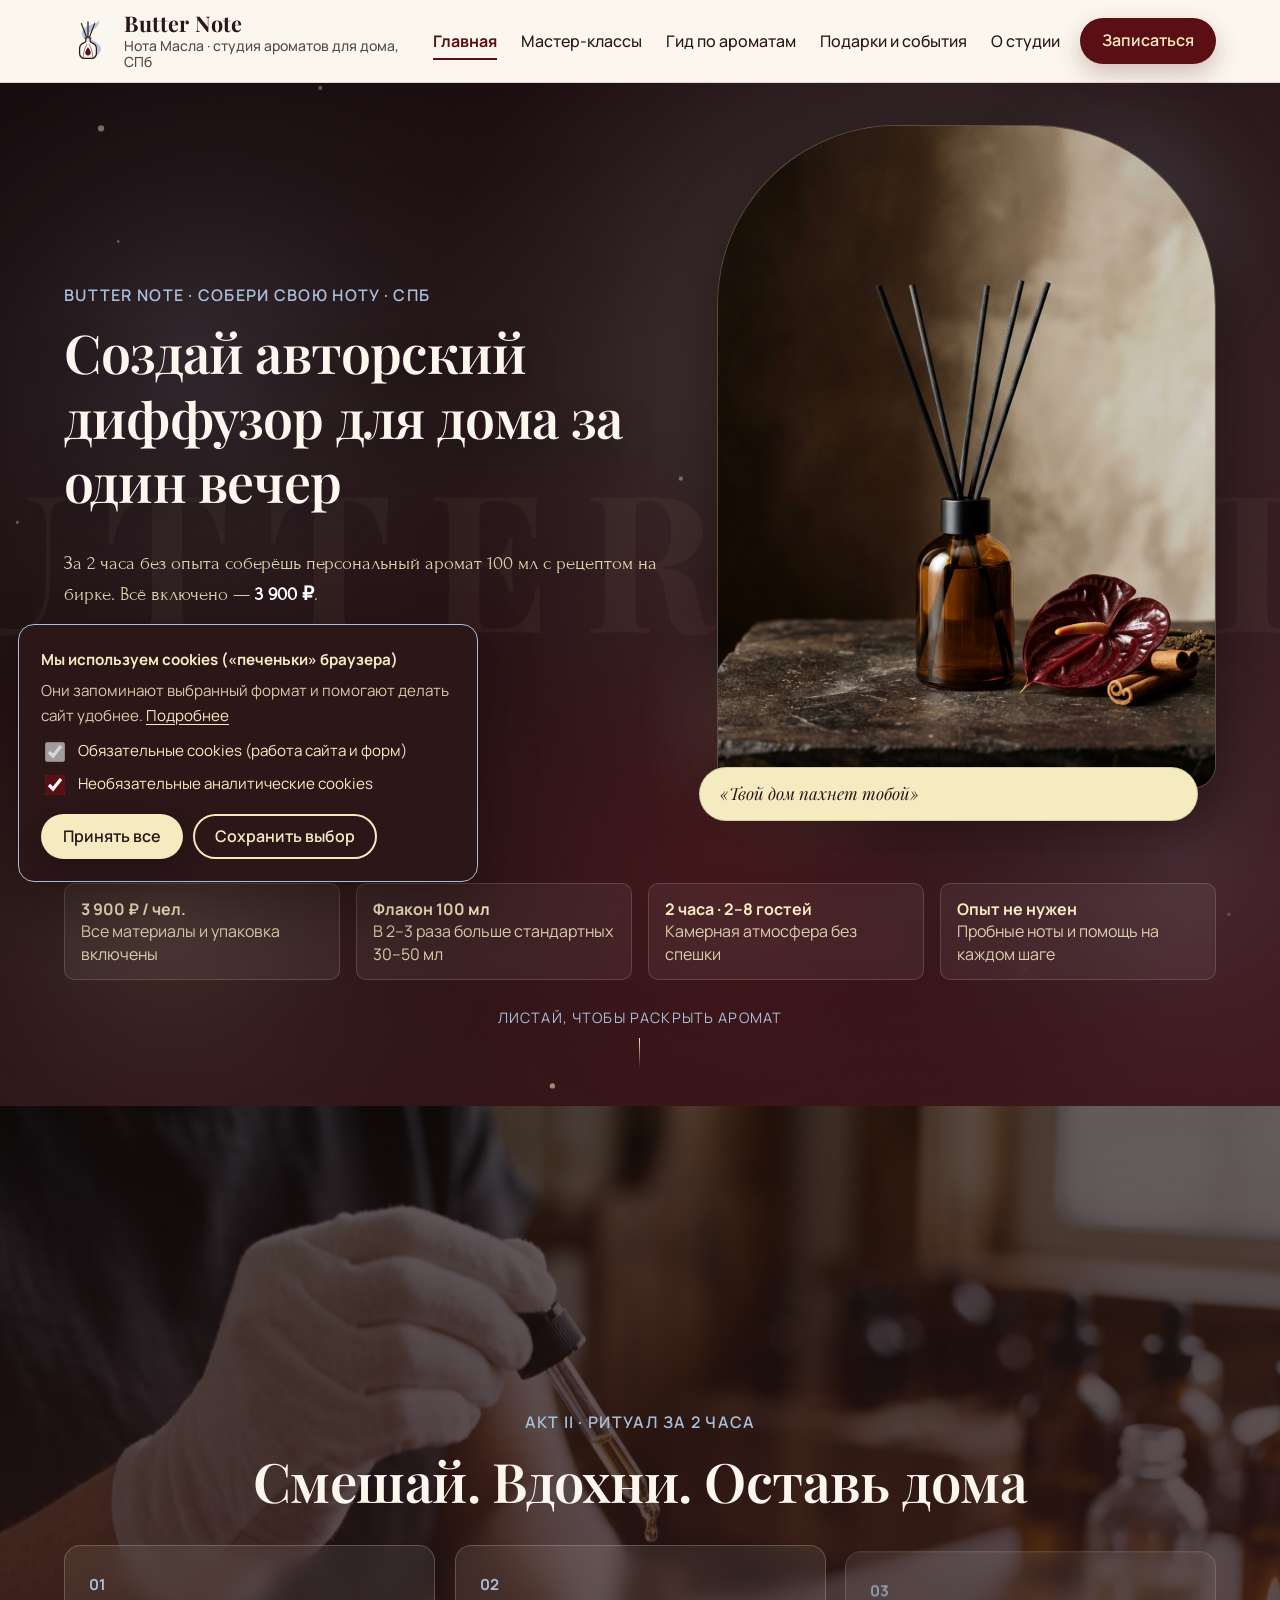
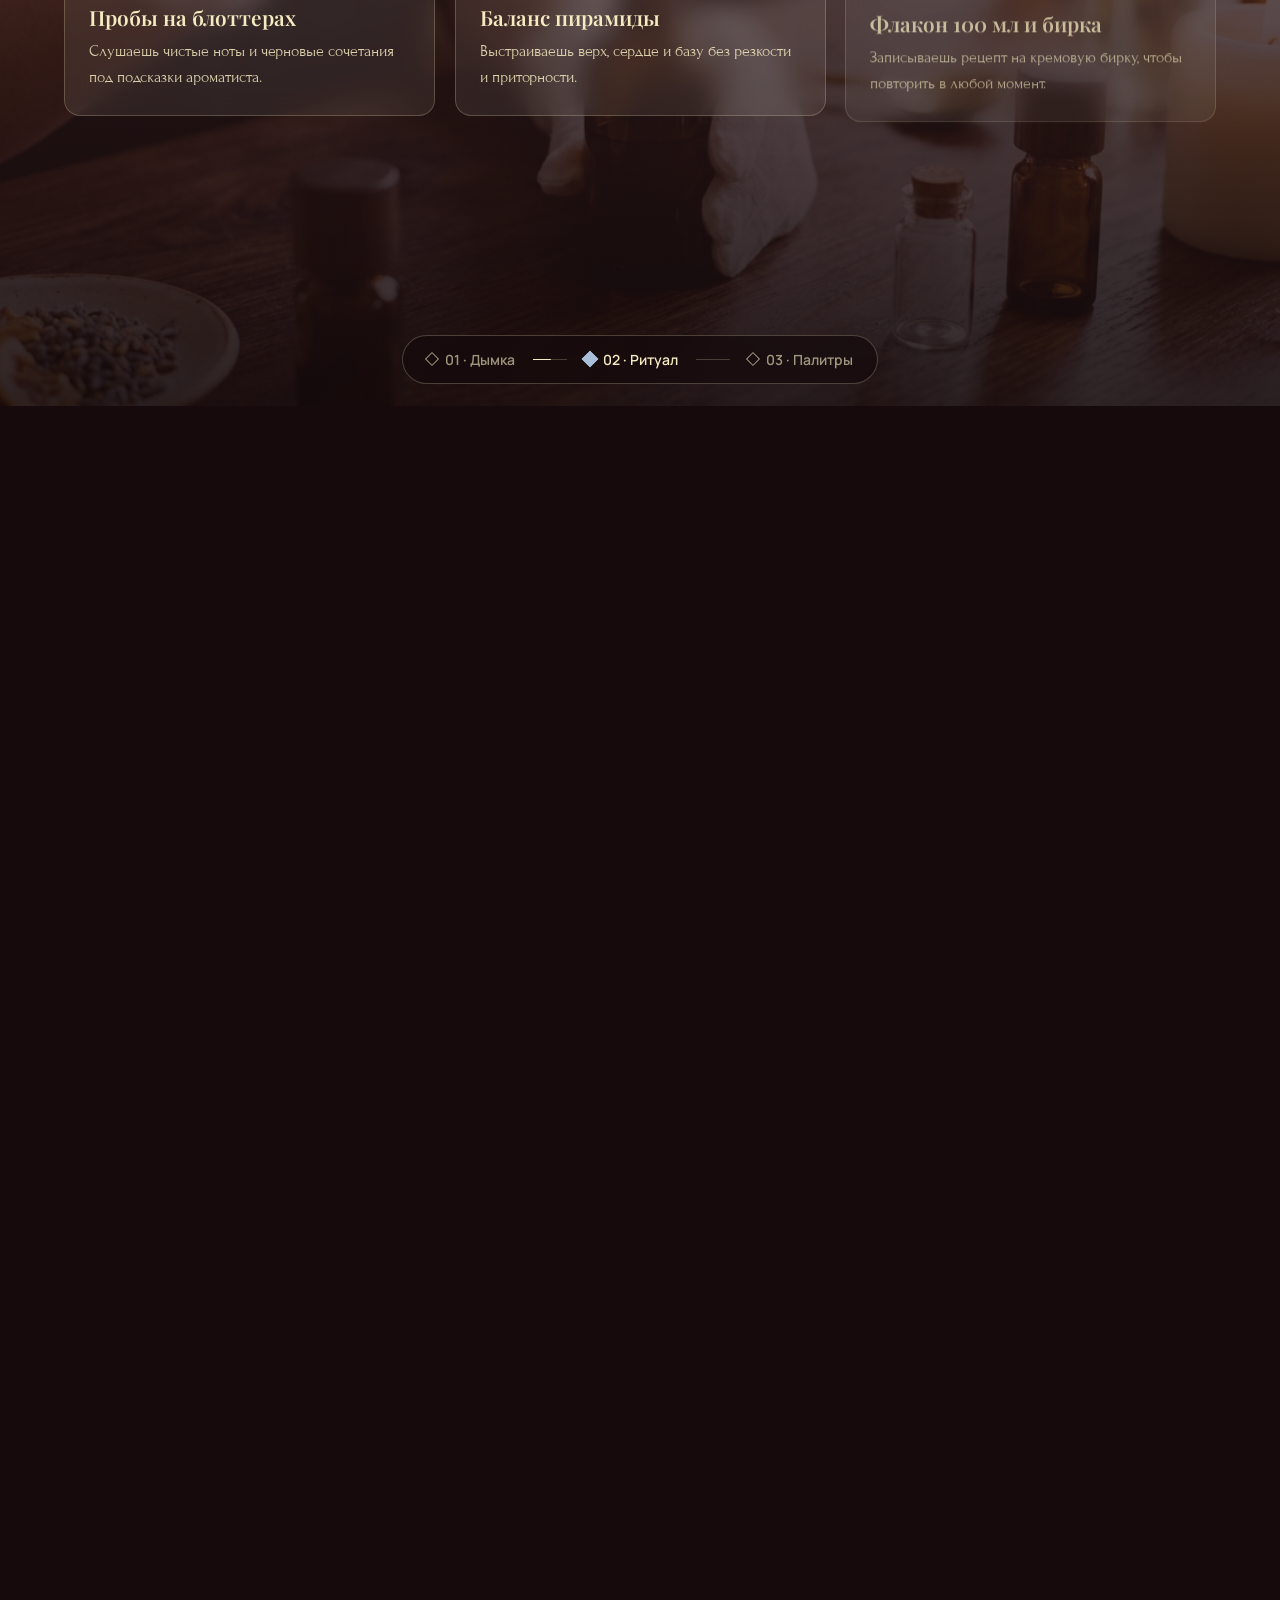
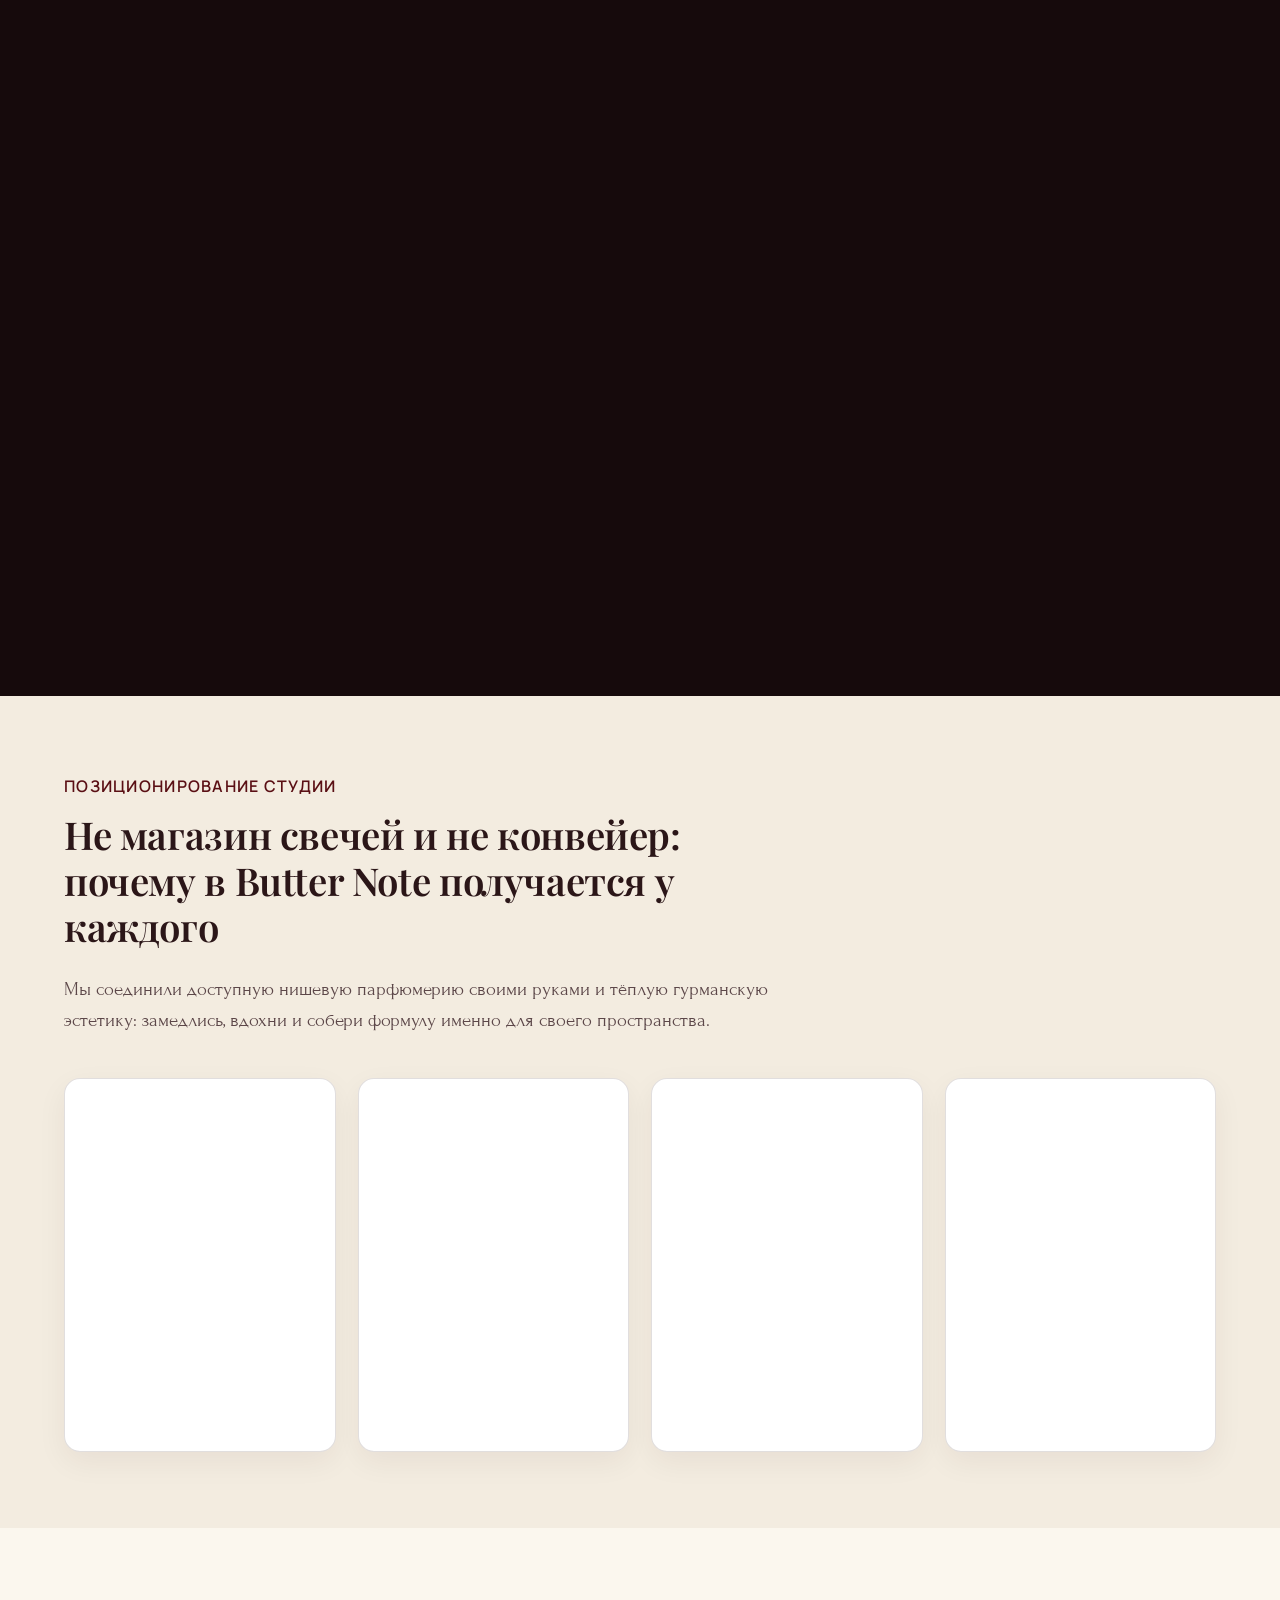
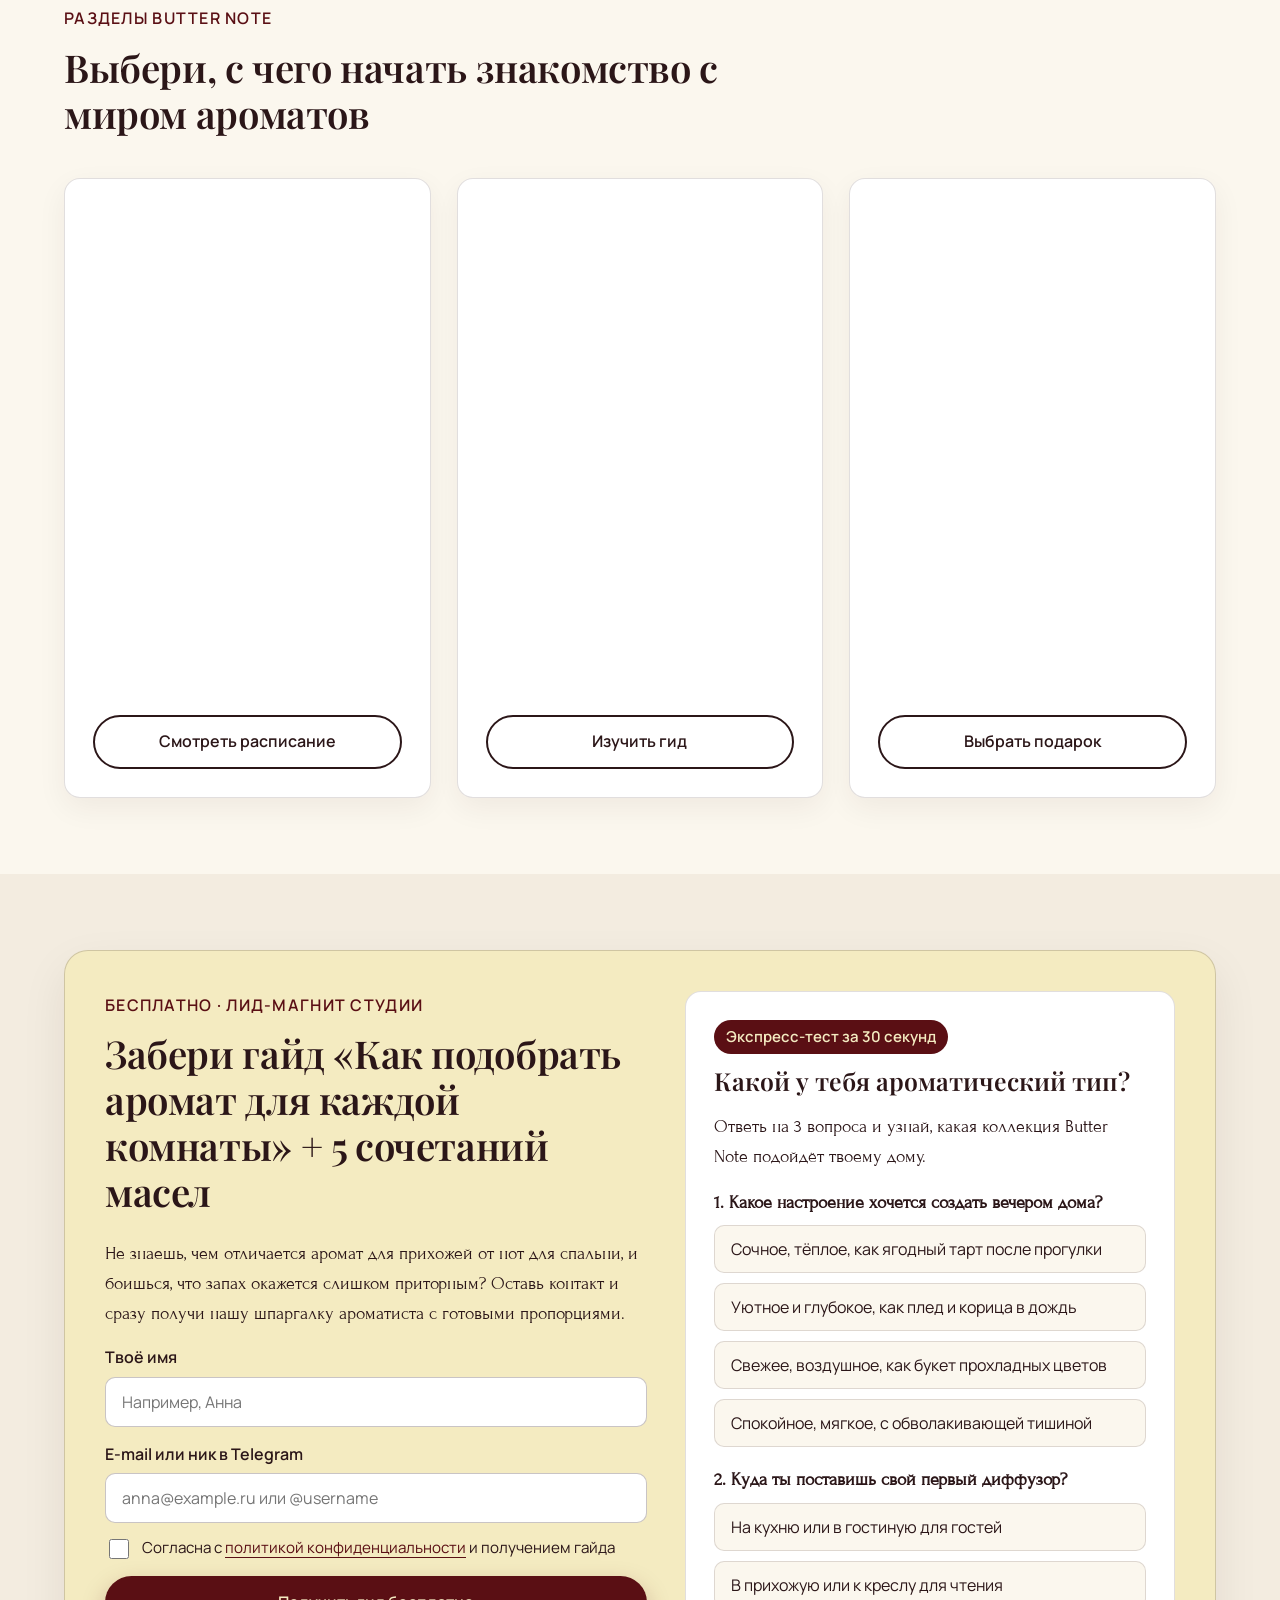
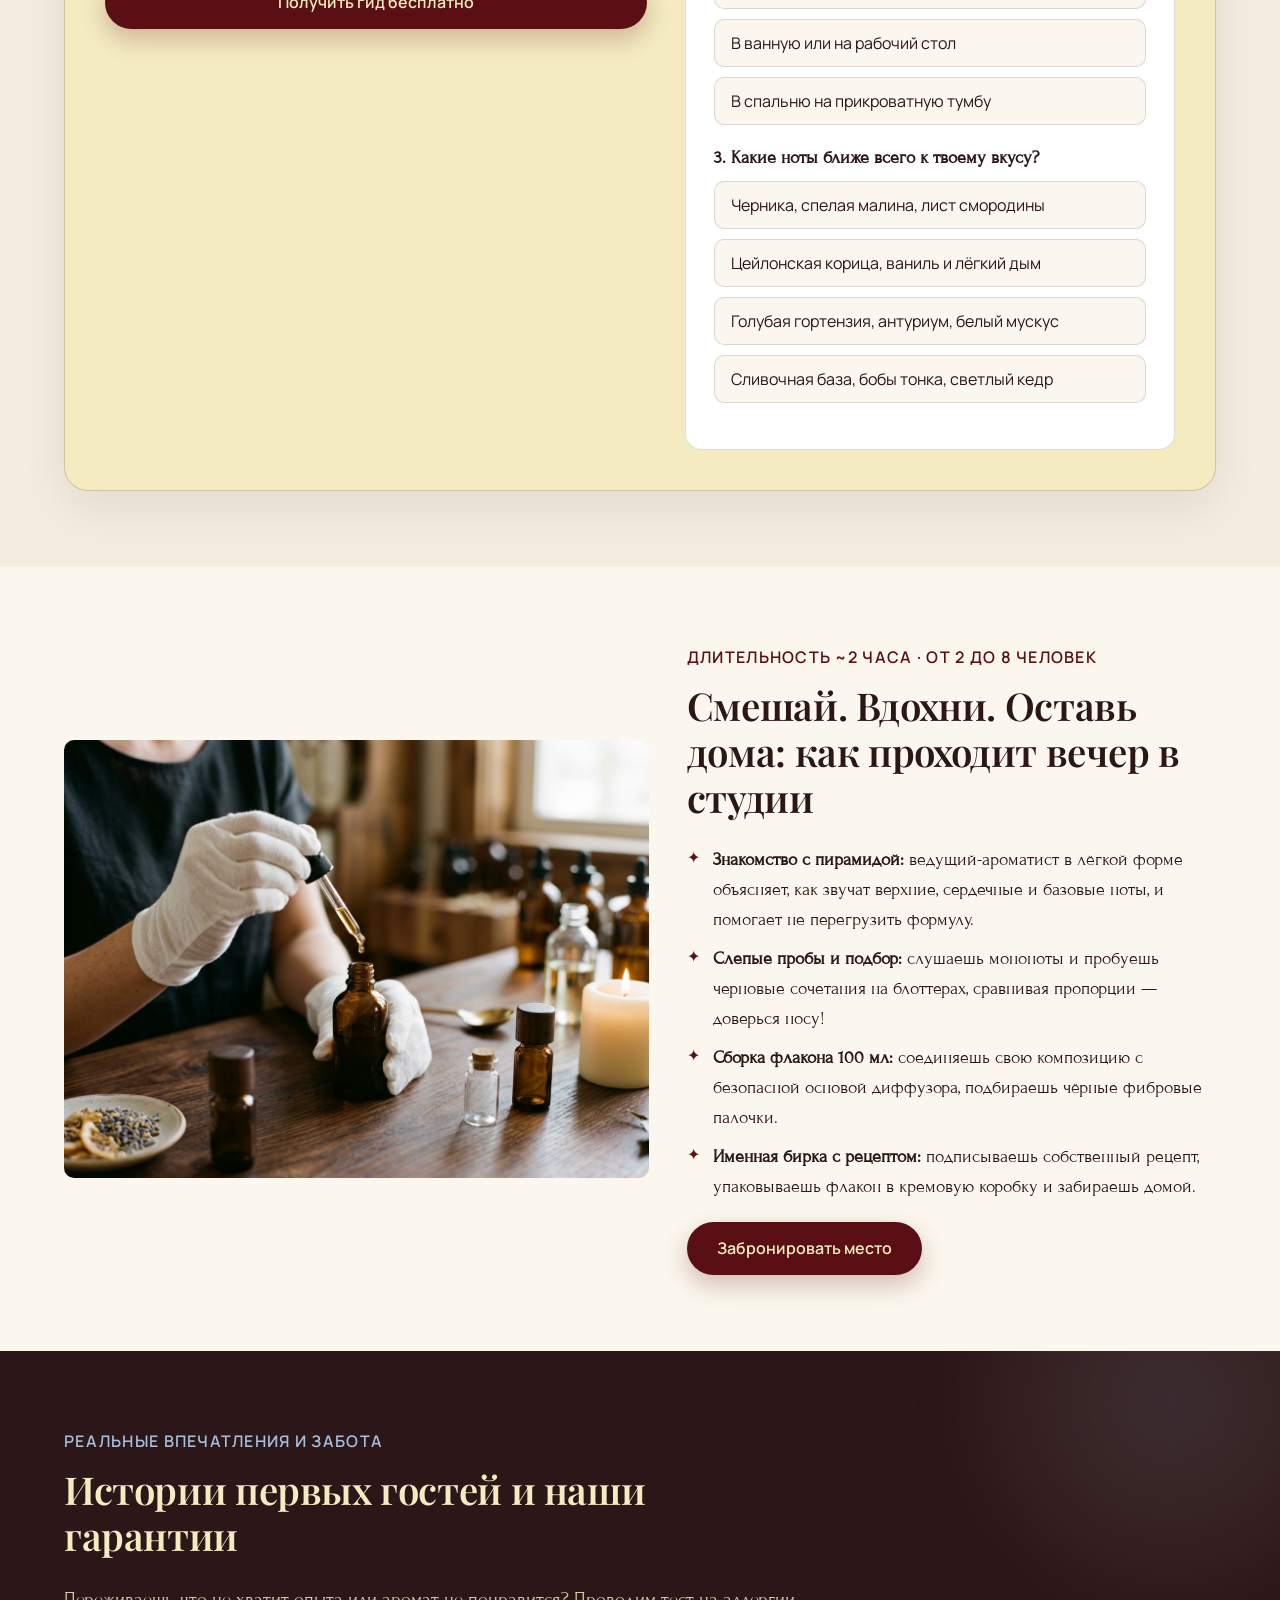
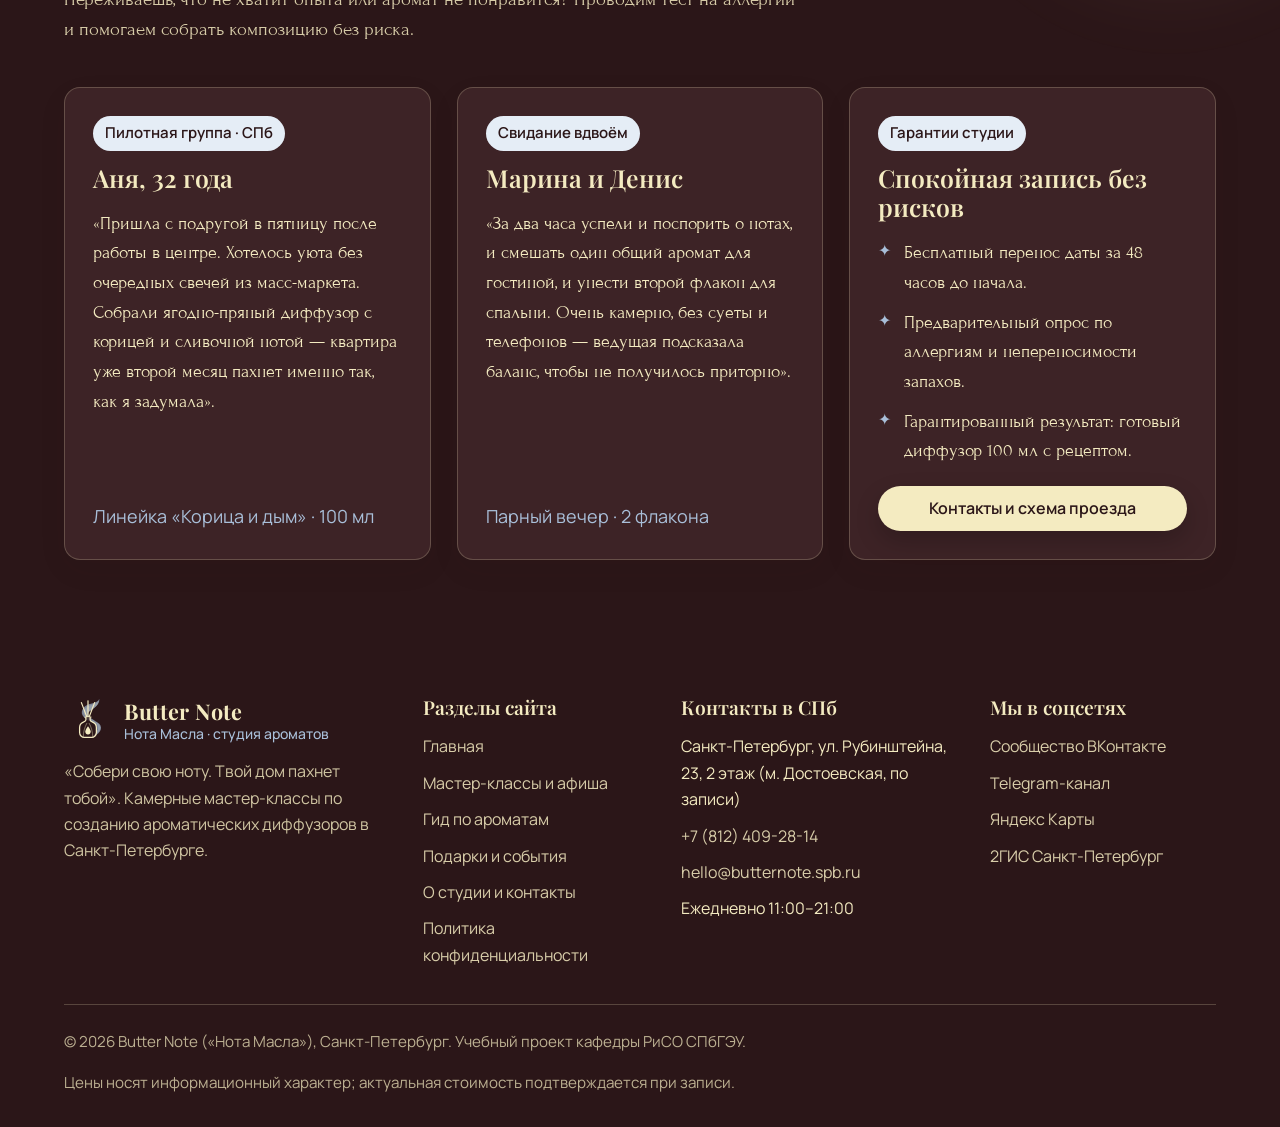
<file: index.html>
<!DOCTYPE html>
<html lang="ru">
<head>
  <meta charset="UTF-8">
  <meta name="viewport" content="width=device-width, initial-scale=1.0">
  <title>Butter Note («Нота Масла») — мастер-класс по созданию диффузора для дома в СПб</title>
  <meta name="description" content="Камерная студия ароматов для дома в Санкт-Петербурге. Создай авторский ароматический диффузор 100 мл за 2 часа без опыта. Уютные мастер-классы, рецепты на бирке и бесплатный гид по ароматам.">
  <meta name="keywords" content="мастер-класс диффузор СПб, создать аромат для дома, студия ароматов Санкт-Петербург, диффузор своими руками, Butter Note, Нота Масла, подарок впечатление СПб">
  <link rel="icon" type="image/png" sizes="16x16" href="images/favicon-16x16.png">
  <link rel="icon" type="image/svg+xml" href="images/favicon-butter-note.svg">
  <link rel="preconnect" href="https://fonts.googleapis.com">
  <link rel="preconnect" href="https://fonts.gstatic.com" crossorigin>
  <link href="https://fonts.googleapis.com/css2?family=Forum&family=Manrope:wght@400;500;600;700&family=Playfair+Display:ital,wght@0,500;0,600;0,700;1,500&display=swap" rel="stylesheet">
  <link rel="stylesheet" href="css/style.css?v=3">
</head>
<body>

  <!-- ШАПКА САЙТА -->
  <header class="site-header">
    <div class="container header-inner">
      <a href="index.html" class="brand-link" aria-label="Butter Note — на главную">
        <img src="images/logo-butter-note-dark.svg" alt="Логотип Butter Note — флакон диффузора с палочками и каплей масла" title="Butter Note («Нота Масла»)" class="brand-logo" width="48" height="48">
        <span class="brand-text">
          <span class="brand-name">Butter Note</span>
          <span class="brand-activity">Нота Масла · студия ароматов для дома, СПб</span>
        </span>
      </a>

      <nav class="main-nav" aria-label="Основное меню">
        <a href="index.html" class="nav-link" aria-current="page">Главная</a>
        <a href="masterclasses.html" class="nav-link">Мастер-классы</a>
        <a href="aroma-guide.html" class="nav-link">Гид по ароматам</a>
        <a href="gifts-events.html" class="nav-link">Подарки и события</a>
        <a href="about.html" class="nav-link">О студии</a>
      </nav>

      <div class="header-actions">
        <button type="button" class="btn btn--primary btn--sm" data-open-booking data-booking-format="group_mk">Записаться</button>
        <button type="button" id="burgerBtn" class="burger-btn" aria-label="Открыть меню" aria-expanded="false" aria-controls="mobileNav">
          <svg width="24" height="24" viewBox="0 0 24 24" fill="none" aria-hidden="true">
            <path d="M4 7H20M4 12H20M4 17H20" stroke="currentColor" stroke-width="2" stroke-linecap="round"/>
          </svg>
        </button>
      </div>
    </div>

    <nav id="mobileNav" class="mobile-nav" aria-label="Мобильное меню">
      <div class="mobile-nav-list">
        <a href="index.html" class="nav-link" aria-current="page">Главная</a>
        <a href="masterclasses.html" class="nav-link">Мастер-классы</a>
        <a href="aroma-guide.html" class="nav-link">Гид по ароматам</a>
        <a href="gifts-events.html" class="nav-link">Подарки и события</a>
        <a href="about.html" class="nav-link">О студии</a>
      </div>
      <button type="button" class="btn btn--primary" style="width:100%;" data-open-booking data-booking-format="group_mk">Записаться на мастер-класс</button>
    </nav>
    <div class="scroll-progress" id="scrollProgress" aria-hidden="true"></div>
  </header>

  <main>
    <!-- ПЕРВЫЙ ЭКРАН (HERO IMMERSIVE): Canvas дымки + гигантская типографика + УТП + 2 кнопки рядом -->
    <section class="hero hero--immersive" id="heroImmersive">
      <canvas id="scentMistCanvas" class="scent-mist-canvas" aria-hidden="true"></canvas>
      <div class="hero-marquee-word" aria-hidden="true">BUTTER NOTE</div>

      <div class="container hero-stage-container">
        <div class="hero-grid">
          <div class="hero-copy">
            <span class="eyebrow eyebrow--light">Butter Note · Собери свою ноту · СПб</span>
            <h1>Создай авторский диффузор для дома за один вечер</h1>
            <p class="lead-text hero-subtitle">
              За 2 часа без опыта соберёшь персональный аромат 100 мл с рецептом на бирке. Всё включено — <strong data-price="group_mk">3 900 ₽</strong>.
            </p>

            <div class="hero-cta-group">
              <button type="button" class="btn btn--cream" data-open-booking data-booking-format="group_mk">
                Записаться на МК
              </button>
              <a href="masterclasses.html#tripwire" class="btn btn--outline-light">
                <span>Сет за <span data-price="tripwire">490 ₽</span></span>
              </a>
            </div>
          </div>

          <div class="hero-visual">
            <div class="arch-frame">
              <img src="images/diffuzor-butter-note-hero.jpg" alt="Янтарный флакон ароматического диффузора Butter Note с чёрными палочками, бордовым антуриумом и корицей" title="Ароматический диффузор Butter Note в интерьере">
            </div>
            <div class="floating-note-pill">«Твой дом пахнет тобой»</div>
          </div>
        </div>

        <div class="hero-facts hero-facts--dark" aria-label="Ключевые условия мастер-класса">
          <div class="hero-fact">
            <strong><span data-price="group_mk">3 900 ₽</span> / чел.</strong>
            Все материалы и упаковка включены
          </div>
          <div class="hero-fact">
            <strong>Флакон 100 мл</strong>
            В 2–3 раза больше стандартных 30–50 мл
          </div>
          <div class="hero-fact">
            <strong>2 часа · 2–8 гостей</strong>
            Камерная атмосфера без спешки
          </div>
          <div class="hero-fact">
            <strong>Опыт не нужен</strong>
            Пробные ноты и помощь на каждом шаге
          </div>
        </div>

        <a href="#storyTrack" class="hero-scroll-cue">
          <span>Листай, чтобы раскрыть аромат</span>
          <span class="hero-scroll-line" aria-hidden="true"></span>
        </a>
      </div>
    </section>

    <!-- 3-АКТНЫЙ ИММЕРСИВНЫЙ СТОРИТЕЛЛИНГ (В СТИЛЕ РЕФЕРЕНСА) -->
    <section class="story-track" id="storyTrack" aria-label="Погружение в аромат Butter Note">
      <div class="story-sticky">
        <!-- АКТ 1: Лёгкая дымка и архитектурная типографика -->
        <article class="story-act story-act--mist" data-act="0">
          <div class="story-mist-bg" aria-hidden="true"></div>
          <div class="story-tracked-word" id="storyWordOne" aria-hidden="true">Н О Т А &nbsp; М А С Л А</div>
          <div class="container story-act-inner">
            <span class="eyebrow">Акт I · Раскрытие</span>
            <h2>Твой дом не должен пахнуть как у всех</h2>
            <p class="story-lead">
              35+ парфюмерных мононот — от спелой черники и цейлонской корицы до голубой гортензии и сливочной тишины. Ты собираешь формулу, которой нет больше ни у кого.
            </p>
          </div>
        </article>

        <!-- АКТ 2: Глубокий кинематографичный зум процесса -->
        <article class="story-act story-act--depth" data-act="1">
          <div class="story-depth-media" aria-hidden="true">
            <img id="storyDepthImg" src="images/process-sozdaniya-diffuzora-spb.jpg" alt="Процесс смешивания масел пипеткой на мастер-классе Butter Note" title="Смешивание нот на мастер-классе">
          </div>
          <div class="story-depth-scrim" aria-hidden="true"></div>
          <div class="container story-act-inner story-act-inner--light">
            <span class="eyebrow eyebrow--light">Акт II · Ритуал за 2 часа</span>
            <h2>Смешай. Вдохни. Оставь дома</h2>
            <div class="story-pillars">
              <div class="story-pillar" data-pillar="0">
                <span>01</span>
                <h3>Пробы на блоттерах</h3>
                <p>Слушаешь чистые ноты и черновые сочетания под подсказки ароматиста.</p>
              </div>
              <div class="story-pillar" data-pillar="1">
                <span>02</span>
                <h3>Баланс пирамиды</h3>
                <p>Выстраиваешь верх, сердце и базу без резкости и приторности.</p>
              </div>
              <div class="story-pillar" data-pillar="2">
                <span>03</span>
                <h3>Флакон 100 мл и бирка</h3>
                <p>Записываешь рецепт на кремовую бирку, чтобы повторить в любой момент.</p>
              </div>
            </div>
          </div>
        </article>

        <!-- АКТ 3: Горизонтальная 3D-лента 4 коллекций при вертикальном скролле -->
        <article class="story-act story-act--ribbon" data-act="2">
          <div class="story-ribbon-bg" aria-hidden="true">
            <img src="images/interyer-studii-aromatov-spb.jpg" alt="Атмосферная студия ароматов Butter Note в Петербурге" title="Студия Butter Note">
          </div>
          <div class="story-depth-scrim story-depth-scrim--botanical" aria-hidden="true"></div>
          <div class="container story-act-inner story-act-inner--light" style="width:100%;">
            <div class="story-ribbon-head">
              <span class="eyebrow eyebrow--light">Акт III · Четыре палитры</span>
              <h2>Выбери настроение, которое останется в доме</h2>
            </div>

            <div class="story-ribbon-viewport">
              <div class="story-ribbon-track" id="storyRibbonTrack">
                <div class="ribbon-card">
                  <img src="images/yagodno-pryanaya-kollektsiya-aromatov.jpg" alt="Ягодный вечер — черника и малина" title="Ягодный вечер">
                  <div class="ribbon-card-body">
                    <span class="ribbon-num">01</span>
                    <h3>Ягодный вечер</h3>
                    <p>Черника, спелая малина, ежевика и свежий лист смородины.</p>
                  </div>
                </div>

                <div class="ribbon-card">
                  <img src="images/diffuzor-butter-note-hero.jpg" alt="Корица и дым — пряные и ванильные ноты" title="Корица и дым">
                  <div class="ribbon-card-body">
                    <span class="ribbon-num">02</span>
                    <h3>Корица и дым</h3>
                    <p>Цейлонская корица, стручки ванили, тёплый дым и сандал.</p>
                  </div>
                </div>

                <div class="ribbon-card">
                  <img src="images/gortenziya-slivochnye-noty-aromat.jpg" alt="Голубая гортензия — прохладные цветы и сливочные акценты" title="Голубая гортензия">
                  <div class="ribbon-card-body">
                    <span class="ribbon-num">03</span>
                    <h3>Голубая гортензия</h3>
                    <p>Прохладная гортензия, глянцевый антуриум и белый мускус.</p>
                  </div>
                </div>

                <div class="ribbon-card">
                  <img src="images/podarochnyy-nabor-diffuzor-butter-note.jpg" alt="Сливочная тишина — мягкая гурманская композиция" title="Сливочная тишина">
                  <div class="ribbon-card-body">
                    <span class="ribbon-num">04</span>
                    <h3>Сливочная тишина</h3>
                    <p>Тёплая сливочная база, бобы тонка, миндаль и светлый кедр.</p>
                  </div>
                </div>
              </div>
            </div>
          </div>
        </article>

        <!-- Алмазный компас прокрутки (в стиле видео-референса) -->
        <div class="story-compass" aria-label="Навигация по актам">
          <button type="button" class="compass-step is-active" data-goto-act="0">
            <span class="compass-diamond" aria-hidden="true"></span>
            <span>01 · Дымка</span>
          </button>
          <span class="compass-line" aria-hidden="true"><span id="storyCompassBar"></span></span>
          <button type="button" class="compass-step" data-goto-act="1">
            <span class="compass-diamond" aria-hidden="true"></span>
            <span>02 · Ритуал</span>
          </button>
          <span class="compass-line" aria-hidden="true"></span>
          <button type="button" class="compass-step" data-goto-act="2">
            <span class="compass-diamond" aria-hidden="true"></span>
            <span>03 · Палитры</span>
          </button>
        </div>
      </div>
    </section>

    <!-- УНИКАЛЬНОЕ ТОРГОВОЕ ПРЕДЛОЖЕНИЕ (УТП) -->
    <section class="section section--paper-alt">
      <div class="container">
        <div class="section-head">
          <span class="eyebrow">Позиционирование студии</span>
          <h2>Не магазин свечей и не конвейер: почему в Butter Note получается у каждого</h2>
          <p class="lead-text">Мы соединили доступную нишевую парфюмерию своими руками и тёплую гурманскую эстетику: замедлись, вдохни и собери формулу именно для своего пространства.</p>
        </div>

        <div class="grid-4">
          <article class="card">
            <div>
              <span class="card-tag">01 · Авторство</span>
              <h3>Нота за нотой</h3>
              <p>Ты не выбираешь готовую отдушку из канистры, а сама смешиваешь верхние, сердечные и базовые ноты из коллекции студии.</p>
            </div>
          </article>

          <article class="card">
            <div>
              <span class="card-tag">02 · Объём 100 мл</span>
              <h3>Звучит 3–4 месяца</h3>
              <p>Большой янтарный флакон 100 мл служит заметно дольше мини-форматов 30–50 мл и становится акцентом интерьера.</p>
            </div>
          </article>

          <article class="card">
            <div>
              <span class="card-tag">03 · Рецепт на бирке</span>
              <h3>Можно повторить</h3>
              <p>Мы записываем точные пропорции капель на фирменной кремовой бирке — ты всегда сможешь обновить свой любимый аромат.</p>
            </div>
          </article>

          <article class="card">
            <div>
              <span class="card-tag">04 · Безопасность</span>
              <h3>Без открытого огня</h3>
              <p>Диффузор работает без электричества и свечей, а перед занятием мы обязательно учитываем аллергии и чувствительность к запахам.</p>
            </div>
          </article>
        </div>
      </div>
    </section>

    <!-- ОСНОВНЫЕ РУБРИКИ САЙТА -->
    <section class="section">
      <div class="container">
        <div class="section-head">
          <span class="eyebrow">Разделы Butter Note</span>
          <h2>Выбери, с чего начать знакомство с миром ароматов</h2>
        </div>

        <div class="grid-3">
          <article class="card">
            <div>
              <div class="card-media">
                <img src="images/yagodno-pryanaya-kollektsiya-aromatov.jpg" alt="Ягоды черники и малины, палочки корицы и стручки ванили в стиле Butter Note" title="Коллекция ягодно-пряных ароматов Butter Note">
              </div>
              <span class="card-tag">Рубрика 1</span>
              <h3>Мастер-классы и афиша</h3>
              <p>Групповые вечера, свидания для пар, онлайн-формат с набором, 4 авторские линейки и сет-знакомство за <span data-price="tripwire">490 ₽</span>.</p>
            </div>
            <a href="masterclasses.html" class="btn btn--outline">Смотреть расписание</a>
          </article>

          <article class="card">
            <div>
              <div class="card-media">
                <img src="images/gortenziya-slivochnye-noty-aromat.jpg" alt="Голубая гортензия, сливочные текстуры и прозрачные флаконы с парфюмерными эссенциями" title="Гид по ароматам и парфюмерной пирамиде">
              </div>
              <span class="card-tag">Рубрика 2</span>
              <h3>Гид по ароматам и инфографика</h3>
              <p>Как устроена парфюмерная пирамида, сколько палочек поставить в спальню и как ухаживать за диффузором, чтобы он звучал дольше.</p>
            </div>
            <a href="aroma-guide.html" class="btn btn--outline">Изучить гид</a>
          </article>

          <article class="card">
            <div>
              <div class="card-media">
                <img src="images/podarochnyy-nabor-diffuzor-butter-note.jpg" alt="Подарочный набор Butter Note с флаконом диффузора, тремя пробниками и кремовой биркой" title="Подарочные сертификаты и корпоративные мастер-классы">
              </div>
              <span class="card-tag">Рубрика 3</span>
              <h3>Сертификаты и события</h3>
              <p>Подарочные сертификаты на 6 месяцев, домашние наборы «Сделай сам», камерные девичники и выездные корпоративы в СПб и ЛО.</p>
            </div>
            <a href="gifts-events.html" class="btn btn--outline">Выбрать подарок</a>
          </article>
        </div>
      </div>
    </section>

    <!-- ЛИД-МАГНИТ + ИНТЕРАКТИВНЫЙ МИНИ-КВИЗ -->
    <section id="lead-magnet" class="section section--paper-alt">
      <div class="container">
        <div class="lead-magnet-box">
          <div class="split-feature">
            <div>
              <span class="eyebrow">Бесплатно · Лид-магнит студии</span>
              <h2>Забери гайд «Как подобрать аромат для каждой комнаты» + 5 сочетаний масел</h2>
              <p>
                Не знаешь, чем отличается аромат для прихожей от нот для спальни, и боишься, что запах окажется слишком приторным? Оставь контакт и сразу получи нашу шпаргалку ароматиста с готовыми пропорциями.
              </p>

              <form id="leadMagnetForm" class="form-stack">
                <div>
                  <label for="leadName" class="field-label">Твоё имя</label>
                  <input id="leadName" type="text" class="input" placeholder="Например, Анна" required>
                </div>
                <div>
                  <label for="leadContact" class="field-label">E-mail или ник в Telegram</label>
                  <input id="leadContact" type="text" class="input" placeholder="anna@example.ru или @username" required>
                </div>
                <label class="checkbox-row">
                  <input type="checkbox" required>
                  <span>Согласна с <a href="privacy.html">политикой конфиденциальности</a> и получением гайда</span>
                </label>
                <button type="submit" class="btn btn--primary">Получить гид бесплатно</button>
              </form>
            </div>

            <div id="aromaQuiz" class="quiz-card">
              <span class="card-tag card-tag--bordeaux">Экспресс-тест за 30 секунд</span>
              <h3>Какой у тебя ароматический тип?</h3>
              <p style="margin-bottom:16px;">Ответь на 3 вопроса и узнай, какая коллекция Butter Note подойдёт твоему дому.</p>

              <div class="quiz-step">
                <strong>1. Какое настроение хочется создать вечером дома?</strong>
                <div class="quiz-options">
                  <button type="button" class="quiz-option-btn" data-q="q1" data-val="berry">Сочное, тёплое, как ягодный тарт после прогулки</button>
                  <button type="button" class="quiz-option-btn" data-q="q1" data-val="spice">Уютное и глубокое, как плед и корица в дождь</button>
                  <button type="button" class="quiz-option-btn" data-q="q1" data-val="floral">Свежее, воздушное, как букет прохладных цветов</button>
                  <button type="button" class="quiz-option-btn" data-q="q1" data-val="cream">Спокойное, мягкое, с обволакивающей тишиной</button>
                </div>
              </div>

              <div class="quiz-step">
                <strong>2. Куда ты поставишь свой первый диффузор?</strong>
                <div class="quiz-options">
                  <button type="button" class="quiz-option-btn" data-q="q2" data-val="berry">На кухню или в гостиную для гостей</button>
                  <button type="button" class="quiz-option-btn" data-q="q2" data-val="spice">В прихожую или к креслу для чтения</button>
                  <button type="button" class="quiz-option-btn" data-q="q2" data-val="floral">В ванную или на рабочий стол</button>
                  <button type="button" class="quiz-option-btn" data-q="q2" data-val="cream">В спальню на прикроватную тумбу</button>
                </div>
              </div>

              <div class="quiz-step">
                <strong>3. Какие ноты ближе всего к твоему вкусу?</strong>
                <div class="quiz-options">
                  <button type="button" class="quiz-option-btn" data-q="q3" data-val="berry">Черника, спелая малина, лист смородины</button>
                  <button type="button" class="quiz-option-btn" data-q="q3" data-val="spice">Цейлонская корица, ваниль и лёгкий дым</button>
                  <button type="button" class="quiz-option-btn" data-q="q3" data-val="floral">Голубая гортензия, антуриум, белый мускус</button>
                  <button type="button" class="quiz-option-btn" data-q="q3" data-val="cream">Сливочная база, бобы тонка, светлый кедр</button>
                </div>
              </div>

              <div id="quizResult" class="quiz-result" hidden></div>
            </div>
          </div>
        </div>
      </div>
    </section>

    <!-- КАК ПРОХОДИТ МАСТЕР-КЛАСС -->
    <section class="section">
      <div class="container split-feature" style="align-items:center;">
        <div class="card-media" style="margin-bottom:0;">
          <img src="images/process-sozdaniya-diffuzora-spb.jpg" alt="Руки в белых перчатках смешивают ароматические масла пипеткой на мастер-классе Butter Note" title="Процесс создания диффузора с пипеткой на мастер-классе">
        </div>

        <div>
          <span class="eyebrow">Длительность ~2 часа · от 2 до 8 человек</span>
          <h2>Смешай. Вдохни. Оставь дома: как проходит вечер в студии</h2>
          <ul class="check-list" style="margin-top:20px;">
            <li><strong>Знакомство с пирамидой:</strong> ведущий-ароматист в лёгкой форме объясняет, как звучат верхние, сердечные и базовые ноты, и помогает не перегрузить формулу.</li>
            <li><strong>Слепые пробы и подбор:</strong> слушаешь мононоты и пробуешь черновые сочетания на блоттерах, сравнивая пропорции — доверься носу!</li>
            <li><strong>Сборка флакона 100 мл:</strong> соединяешь свою композицию с безопасной основой диффузора, подбираешь чёрные фибровые палочки.</li>
            <li><strong>Именная бирка с рецептом:</strong> подписываешь собственный рецепт, упаковываешь флакон в кремовую коробку и забираешь домой.</li>
          </ul>
          <button type="button" class="btn btn--primary" data-open-booking data-booking-format="group_mk">Забронировать место</button>
        </div>
      </div>
    </section>

    <!-- ОТЗЫВЫ И ГАРАНТИЯ ДОВЕРИЯ (СЛАЙД 14: ЧТО ВЫ РЕАЛЬНЫЕ) -->
    <section class="section section--espresso">
      <div class="container">
        <div class="section-head">
          <span class="eyebrow eyebrow--light">Реальные впечатления и забота</span>
          <h2>Истории первых гостей и наши гарантии</h2>
          <p class="lead-text">Переживаешь, что не хватит опыта или аромат не понравится? Проводим тест на аллергии и помогаем собрать композицию без риска.</p>
        </div>

        <div class="grid-3">
          <article class="card card--dark">
            <div>
              <span class="card-tag">Пилотная группа · СПб</span>
              <h3>Аня, 32 года</h3>
              <p>«Пришла с подругой в пятницу после работы в центре. Хотелось уюта без очередных свечей из масс-маркета. Собрали ягодно-пряный диффузор с корицей и сливочной нотой — квартира уже второй месяц пахнет именно так, как я задумала».</p>
            </div>
            <span style="color:var(--dusty-blue);font-family:var(--font-ui);">Линейка «Корица и дым» · 100 мл</span>
          </article>

          <article class="card card--dark">
            <div>
              <span class="card-tag">Свидание вдвоём</span>
              <h3>Марина и Денис</h3>
              <p>«За два часа успели и поспорить о нотах, и смешать один общий аромат для гостиной, и унести второй флакон для спальни. Очень камерно, без суеты и телефонов — ведущая подсказала баланс, чтобы не получилось приторно».</p>
            </div>
            <span style="color:var(--dusty-blue);font-family:var(--font-ui);">Парный вечер · 2 флакона</span>
          </article>

          <article class="card card--dark">
            <div>
              <span class="card-tag">Гарантии студии</span>
              <h3>Спокойная запись без рисков</h3>
              <ul class="check-list">
                <li>Бесплатный перенос даты за 48 часов до начала.</li>
                <li>Предварительный опрос по аллергиям и непереносимости запахов.</li>
                <li>Гарантированный результат: готовый диффузор 100 мл с рецептом.</li>
              </ul>
            </div>
            <a href="about.html#contacts" class="btn btn--cream btn--sm">Контакты и схема проезда</a>
          </article>
        </div>
      </div>
    </section>
  </main>

  <!-- ЕДИНЫЙ ФУТЕР (4 структурированные колонки) -->
  <footer class="site-footer">
    <div class="container">
      <div class="footer-grid">
        <div>
          <a href="index.html" class="brand-link" style="color:var(--cream);margin-bottom:14px;">
            <img src="images/logo-butter-note-light.svg" alt="Светлый логотип Butter Note" title="Butter Note («Нота Масла»)" class="brand-logo" width="46" height="46">
            <span class="brand-text">
              <span class="brand-name" style="color:var(--cream);">Butter Note</span>
              <span class="brand-activity" style="color:var(--dusty-blue);">Нота Масла · студия ароматов</span>
            </span>
          </a>
          <p style="color:rgba(244,235,193,0.82);margin-top:10px;">
            «Собери свою ноту. Твой дом пахнет тобой». Камерные мастер-классы по созданию ароматических диффузоров в Санкт-Петербурге.
          </p>
        </div>

        <div>
          <h3 class="footer-title">Разделы сайта</h3>
          <ul class="footer-links">
            <li><a href="index.html">Главная</a></li>
            <li><a href="masterclasses.html">Мастер-классы и афиша</a></li>
            <li><a href="aroma-guide.html">Гид по ароматам</a></li>
            <li><a href="gifts-events.html">Подарки и события</a></li>
            <li><a href="about.html">О студии и контакты</a></li>
            <li><a href="privacy.html">Политика конфиденциальности</a></li>
          </ul>
        </div>

        <div>
          <h3 class="footer-title">Контакты в СПб</h3>
          <ul class="footer-links">
            <li>Санкт-Петербург, ул. Рубинштейна, 23, 2 этаж (м. Достоевская, по записи)</li>
            <li><a href="tel:+78124092814">+7 (812) 409-28-14</a></li>
            <li><a href="mailto:hello@butternote.spb.ru">hello@butternote.spb.ru</a></li>
            <li>Ежедневно 11:00–21:00</li>
          </ul>
        </div>

        <div>
          <h3 class="footer-title">Мы в соцсетях</h3>
          <ul class="footer-links">
            <li><a href="https://vk.ru/butternote" target="_blank" rel="noopener noreferrer">Сообщество ВКонтакте</a></li>
            <li><a href="https://t.me/butterNoteSPB" target="_blank" rel="noopener noreferrer">Telegram-канал</a></li>
            <li><a href="https://yandex.ru/maps/" target="_blank" rel="noopener noreferrer">Яндекс Карты</a></li>
            <li><a href="https://2gis.ru/spb" target="_blank" rel="noopener noreferrer">2ГИС Санкт-Петербург</a></li>
          </ul>
        </div>
      </div>

      <div class="footer-bottom">
        <span>© 2026 Butter Note («Нота Масла»), Санкт-Петербург. Учебный проект кафедры РиСО СПбГЭУ.</span>
        <span>Цены носят информационный характер; актуальная стоимость подтверждается при записи.</span>
      </div>
    </div>
  </footer>

  <!-- МОДАЛЬНОЕ ОКНО ЛИД-МАГНИТА (МГНОВЕННЫЙ ГИД + ПЕЧАТЬ/СКАЧИВАНИЕ) -->
  <div id="guideModal" class="modal-backdrop" aria-hidden="true" role="dialog" aria-labelledby="guideGreeting">
    <div class="modal-card">
      <button type="button" id="guideModalClose" class="modal-close" aria-label="Закрыть окно">×</button>
      <span class="eyebrow">Твой бесплатный гайд готов</span>
      <h3 id="guideGreeting">Гид Butter Note: аромат для каждой комнаты</h3>
      <ul class="check-list">
        <li><strong>Прихожая (5–6 палочек):</strong> малина, бергамот, кедр — встречает тёплым акцентом с порога.</li>
        <li><strong>Гостиная (5 палочек):</strong> корица, ваниль, сливочные ноты — уют для общения.</li>
        <li><strong>Спальня (3–4 палочки):</strong> голубая гортензия, миндальное молоко, белый мускус — спокойствие без тяжести.</li>
        <li><strong>Рабочий стол (3 палочки):</strong> утренняя роса, лист смородины — свежесть и фокус.</li>
        <li><strong>Ванная (4 палочки):</strong> антуриум, светлое дерево, чистый мускус.</li>
      </ul>
      <div style="display:flex;flex-wrap:wrap;gap:12px;">
        <button type="button" id="downloadGuideTextBtn" class="btn btn--primary btn--sm">Скачать памятку (.txt)</button>
        <button type="button" class="btn btn--outline btn--sm" onclick="window.print()">Распечатать / в PDF</button>
      </div>
    </div>
  </div>

  <!-- МОДАЛЬНОЕ ОКНО ЗАПИСИ -->
  <div id="bookingModal" class="modal-backdrop" aria-hidden="true" role="dialog" aria-labelledby="bookingModalTitle">
    <div class="modal-card">
      <button type="button" id="bookingModalClose" class="modal-close" aria-label="Закрыть окно">×</button>
      <span class="eyebrow">Онлайн-запись · СПб</span>
      <h3 id="bookingModalTitle">Забронировать место или набор</h3>
      <form id="bookingForm" class="form-stack">
        <div>
          <label for="bookingFormat" class="field-label">Формат</label>
          <select id="bookingFormat" class="select">
            <option value="group_mk">Групповой мастер-класс (100 мл)</option>
            <option value="pair_mk">Парный / индивидуальный вечер (для двоих)</option>
            <option value="tripwire">Сет-знакомство «Первая нота» (трипвайер)</option>
            <option value="online_mk">Онлайн-мастер-класс с набором материалов</option>
            <option value="cert_from">Подарочный сертификат (6 месяцев)</option>
            <option value="corp_from">Выездной мастер-класс / девичник / корпоратив</option>
          </select>
        </div>
        <div>
          <label for="bookingName" class="field-label">Имя</label>
          <input id="bookingName" type="text" class="input" placeholder="Как к тебе обращаться?" required>
        </div>
        <div>
          <label for="bookingContact" class="field-label">Телефон или Telegram</label>
          <input id="bookingContact" type="text" class="input" placeholder="+7 (999) 000-00-00 или @nick" required>
        </div>
        <div>
          <label for="bookingNote" class="field-label">Пожелания, дата или особенности по аллергии</label>
          <textarea id="bookingNote" rows="3" class="textarea" placeholder="Например: суббота 18:00, люблю ягодные ноты, без резкого жасмина"></textarea>
        </div>
        <label class="checkbox-row">
          <input type="checkbox" required>
          <span>Соглашаюсь с <a href="privacy.html">политикой конфиденциальности</a></span>
        </label>
        <button type="submit" class="btn btn--primary">Отправить заявку</button>
      </form>
      <div id="bookingStatus" hidden></div>
    </div>
  </div>

  <!-- COOKIE-БАННЕР (Слайд 5: обязательные и необязательные) -->
  <aside id="cookieBanner" class="cookie-banner" hidden aria-label="Настройки cookies">
    <strong>Мы используем cookies («печеньки» браузера)</strong>
    <p style="margin:6px 0 0;color:rgba(244,235,193,0.85);">
      Они запоминают выбранный формат и помогают делать сайт удобнее. <a href="privacy.html" style="color:var(--dusty-blue);">Подробнее</a>
    </p>
    <div class="cookie-toggles">
      <label class="checkbox-row" style="color:var(--cream);">
        <input type="checkbox" checked disabled>
        <span>Обязательные cookies (работа сайта и форм)</span>
      </label>
      <label class="checkbox-row" style="color:var(--cream);">
        <input id="cookieAnalyticsToggle" type="checkbox" checked>
        <span>Необязательные аналитические cookies</span>
      </label>
    </div>
    <div class="cookie-actions">
      <button type="button" id="cookieAcceptAll" class="btn btn--cream btn--sm">Принять все</button>
      <button type="button" id="cookieSaveChoice" class="btn btn--outline-light btn--sm">Сохранить выбор</button>
    </div>
  </aside>

  <script src="js/prices-config.js"></script>
  <script src="js/main.js?v=3"></script>
</body>
</html>
</file>
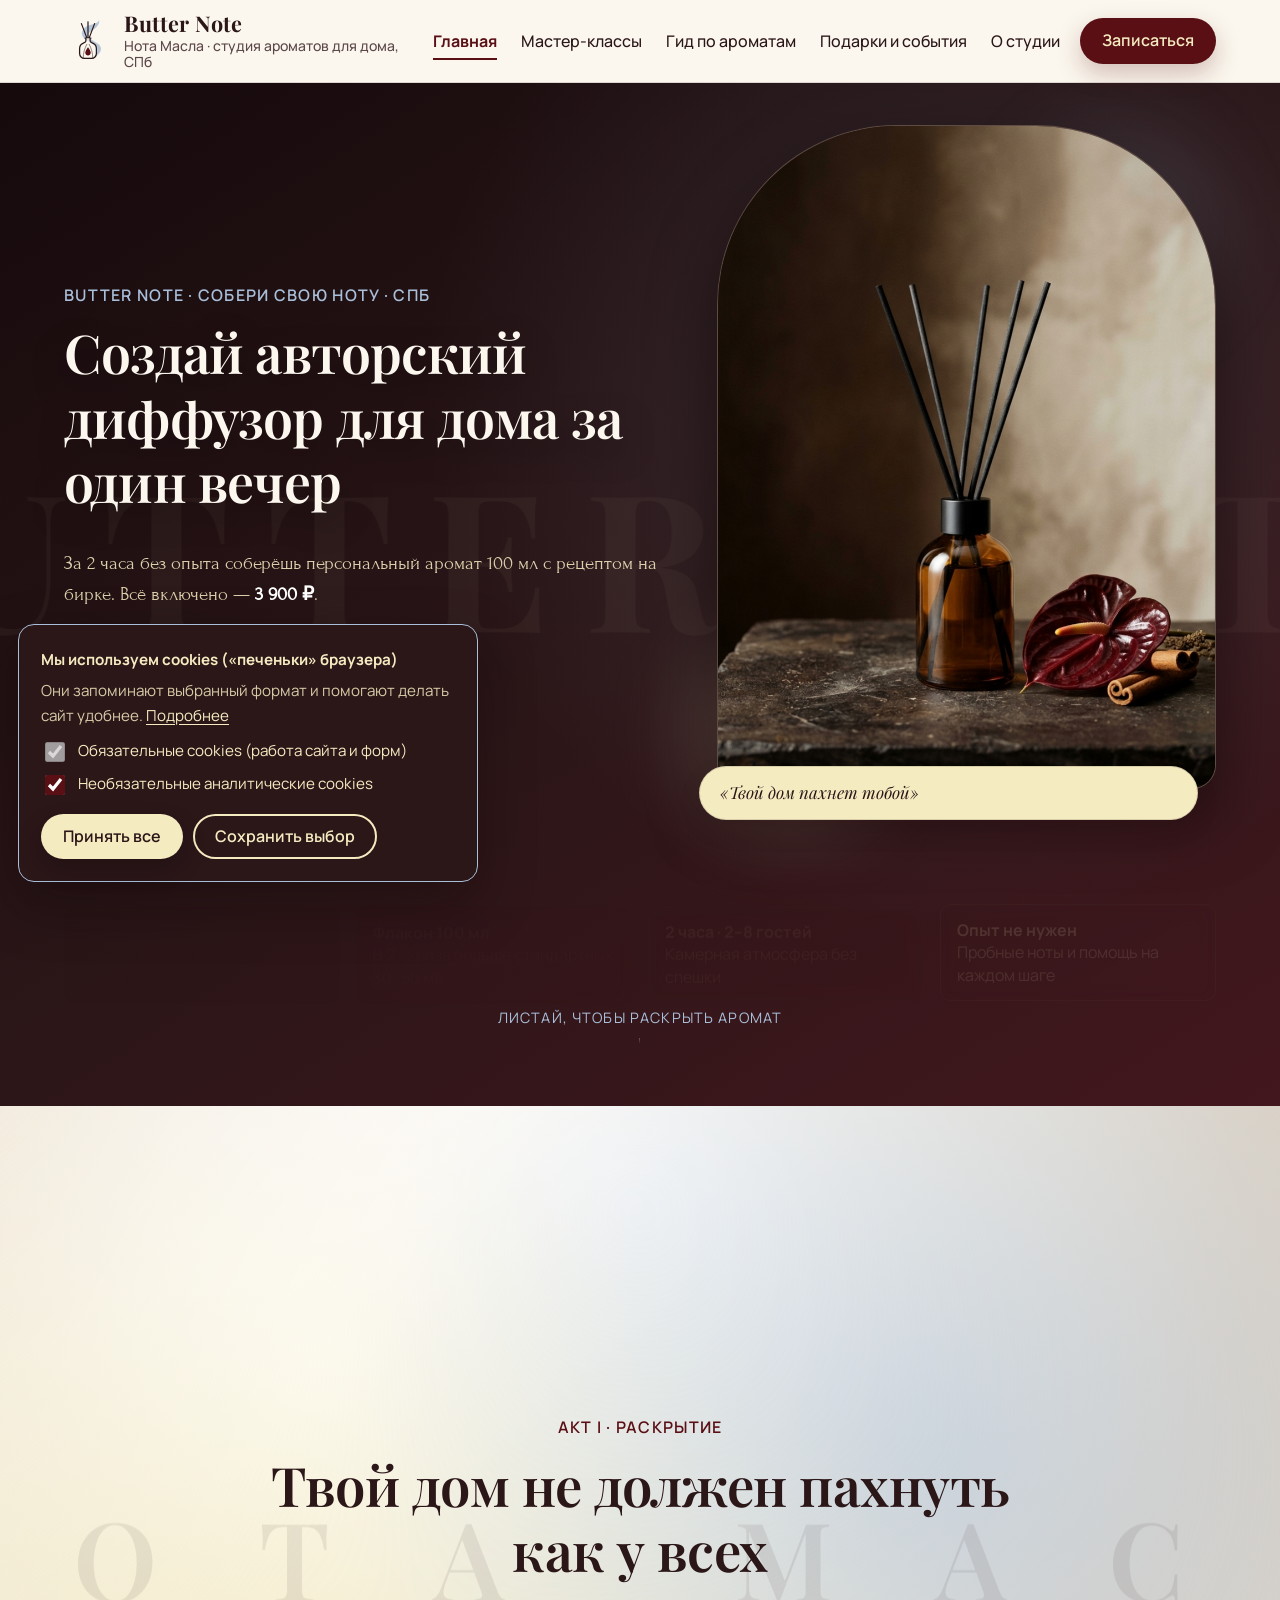
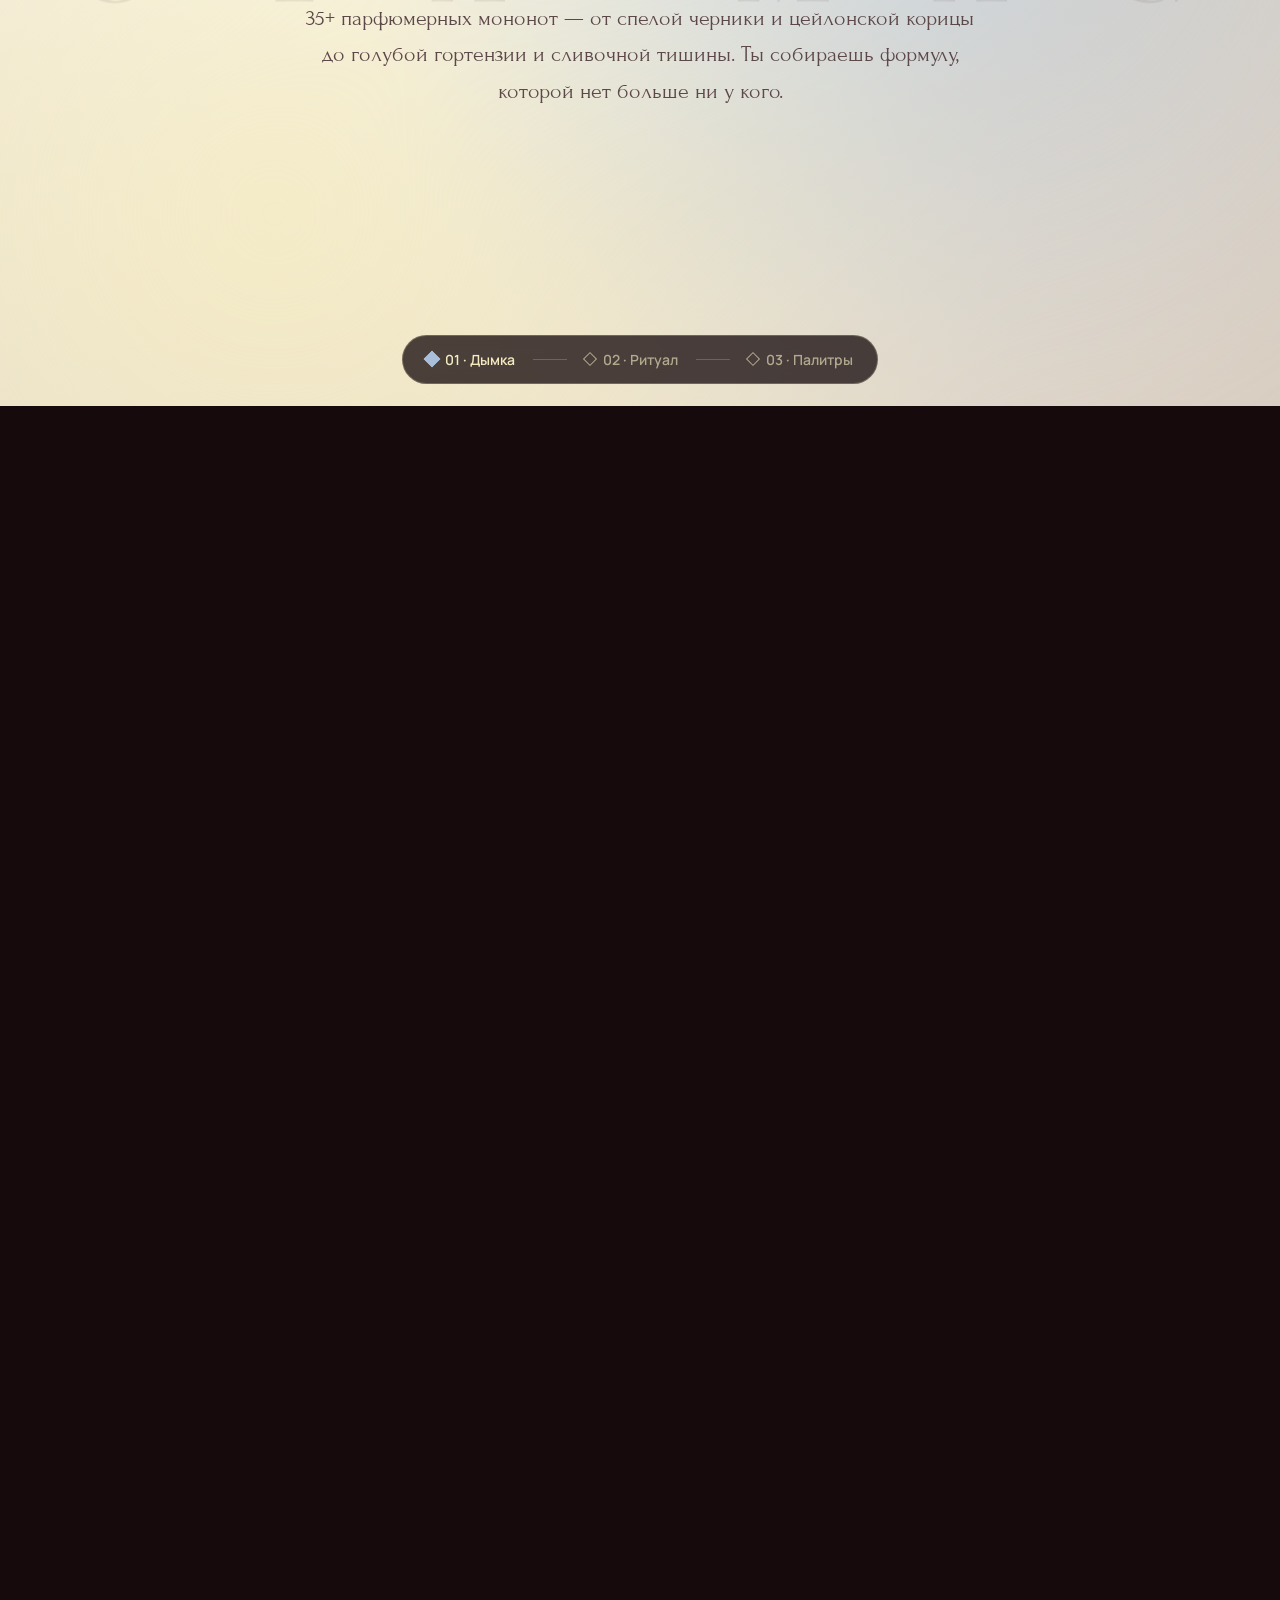
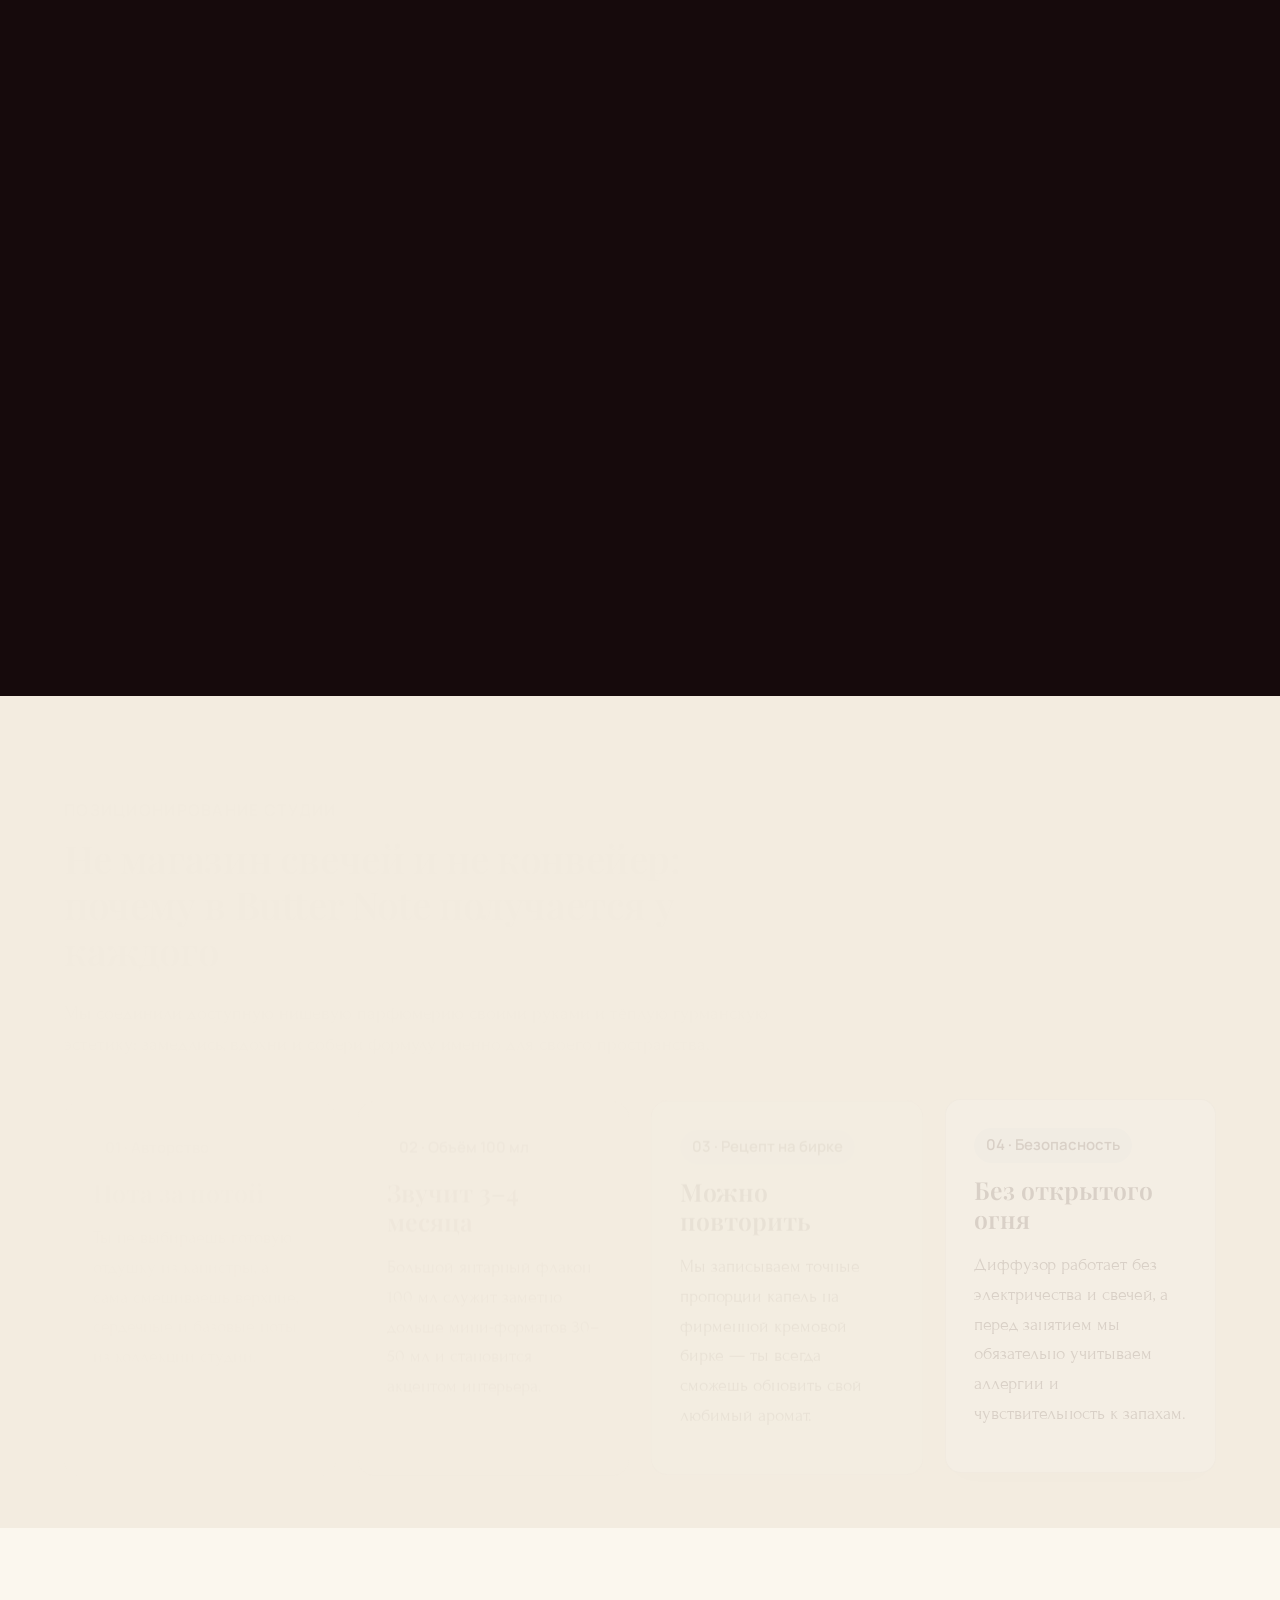
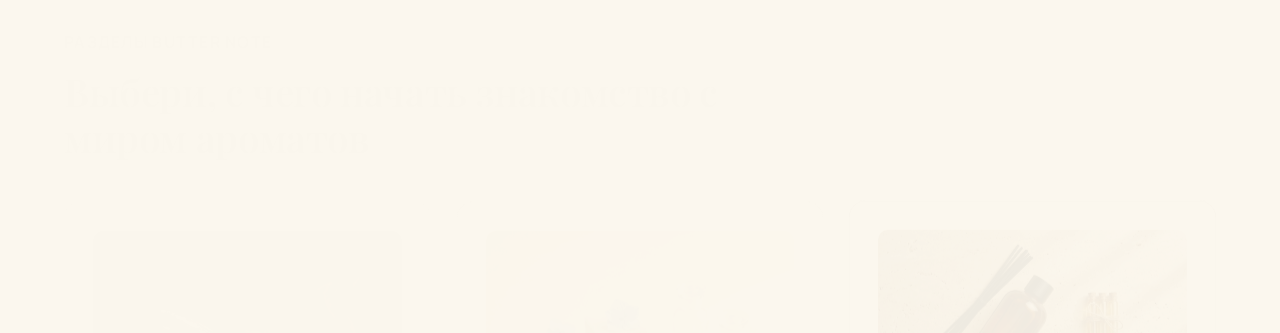
<file: motion/index.html>
<!DOCTYPE html>
<html lang="ru">
<head>
  <meta charset="UTF-8">
  <meta http-equiv="refresh" content="0;url=../">
  <title>Butter Note («Нота Масла») — переход на главную</title>
  <link rel="canonical" href="../">
</head>
<body>
  <p>Переходим на основную версию сайта: <a href="../">Butter Note («Нота Масла»)</a>.</p>
</body>
</html>
</file>
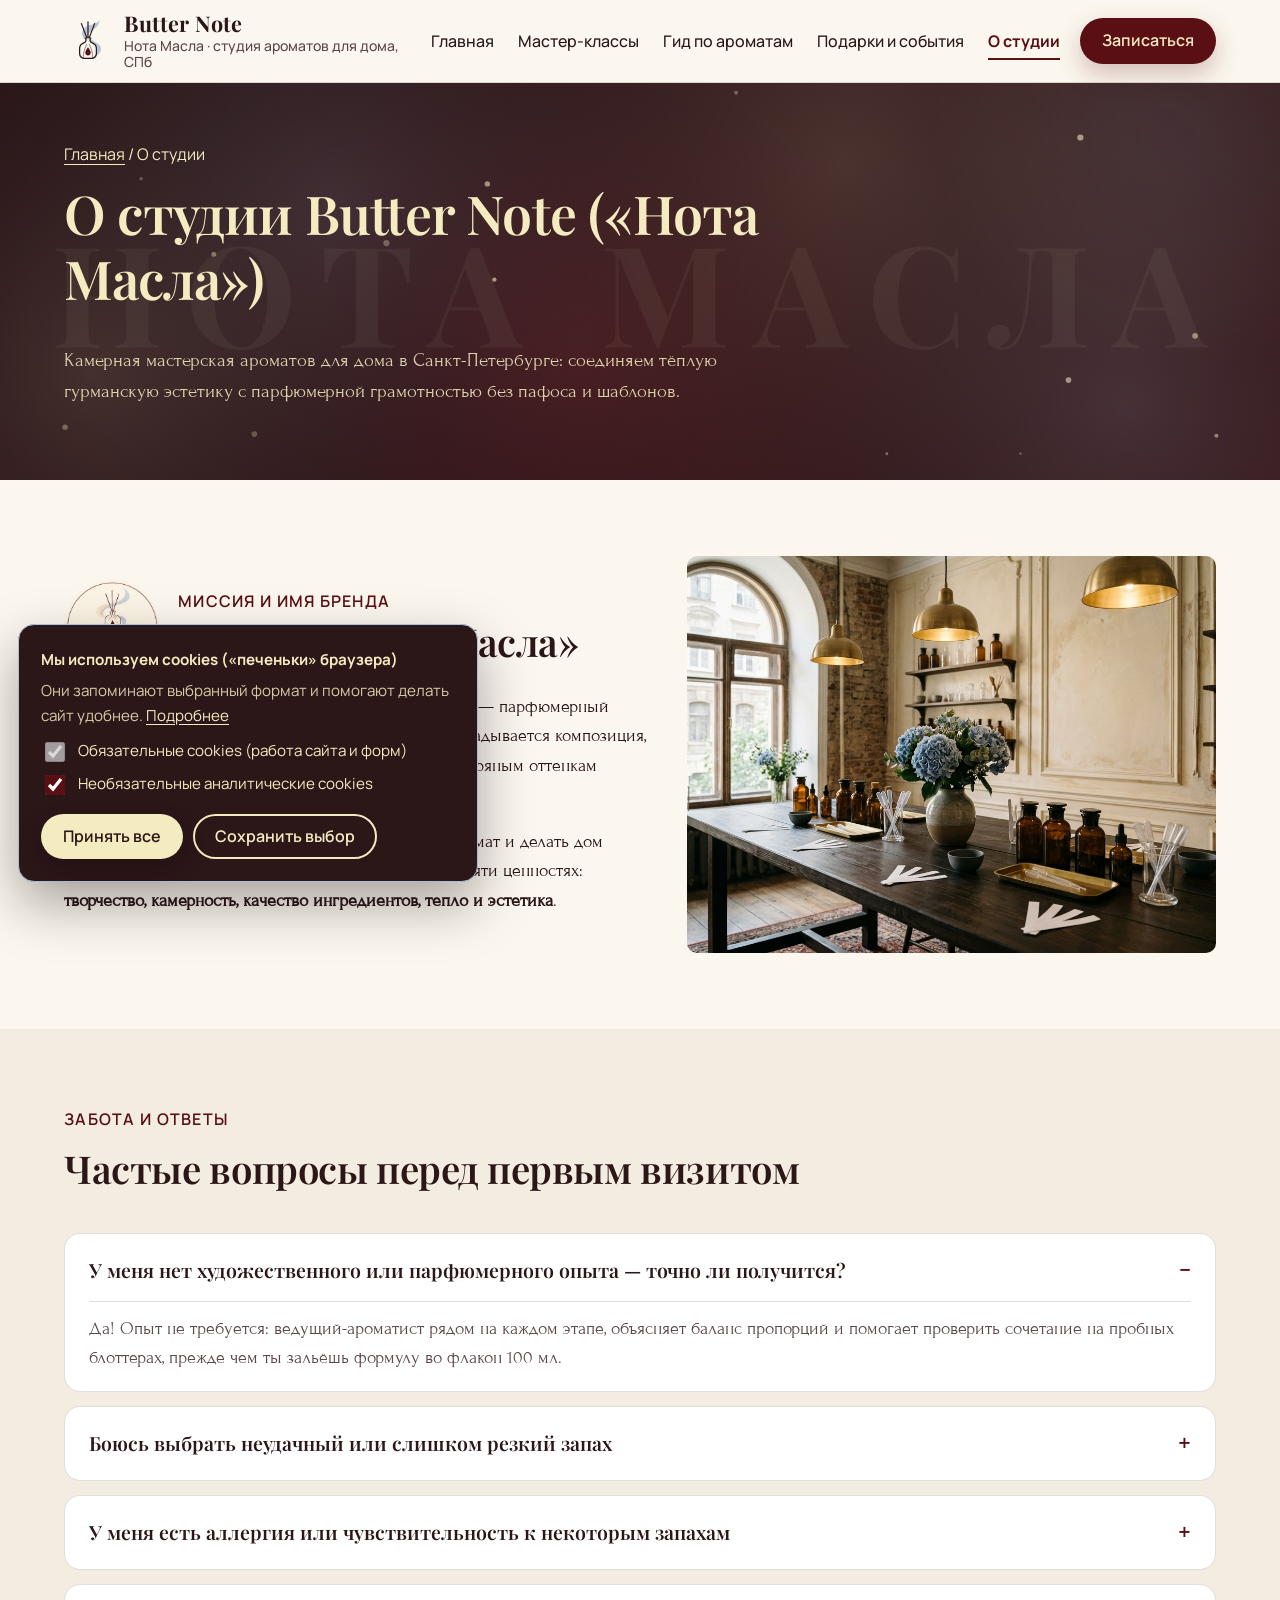
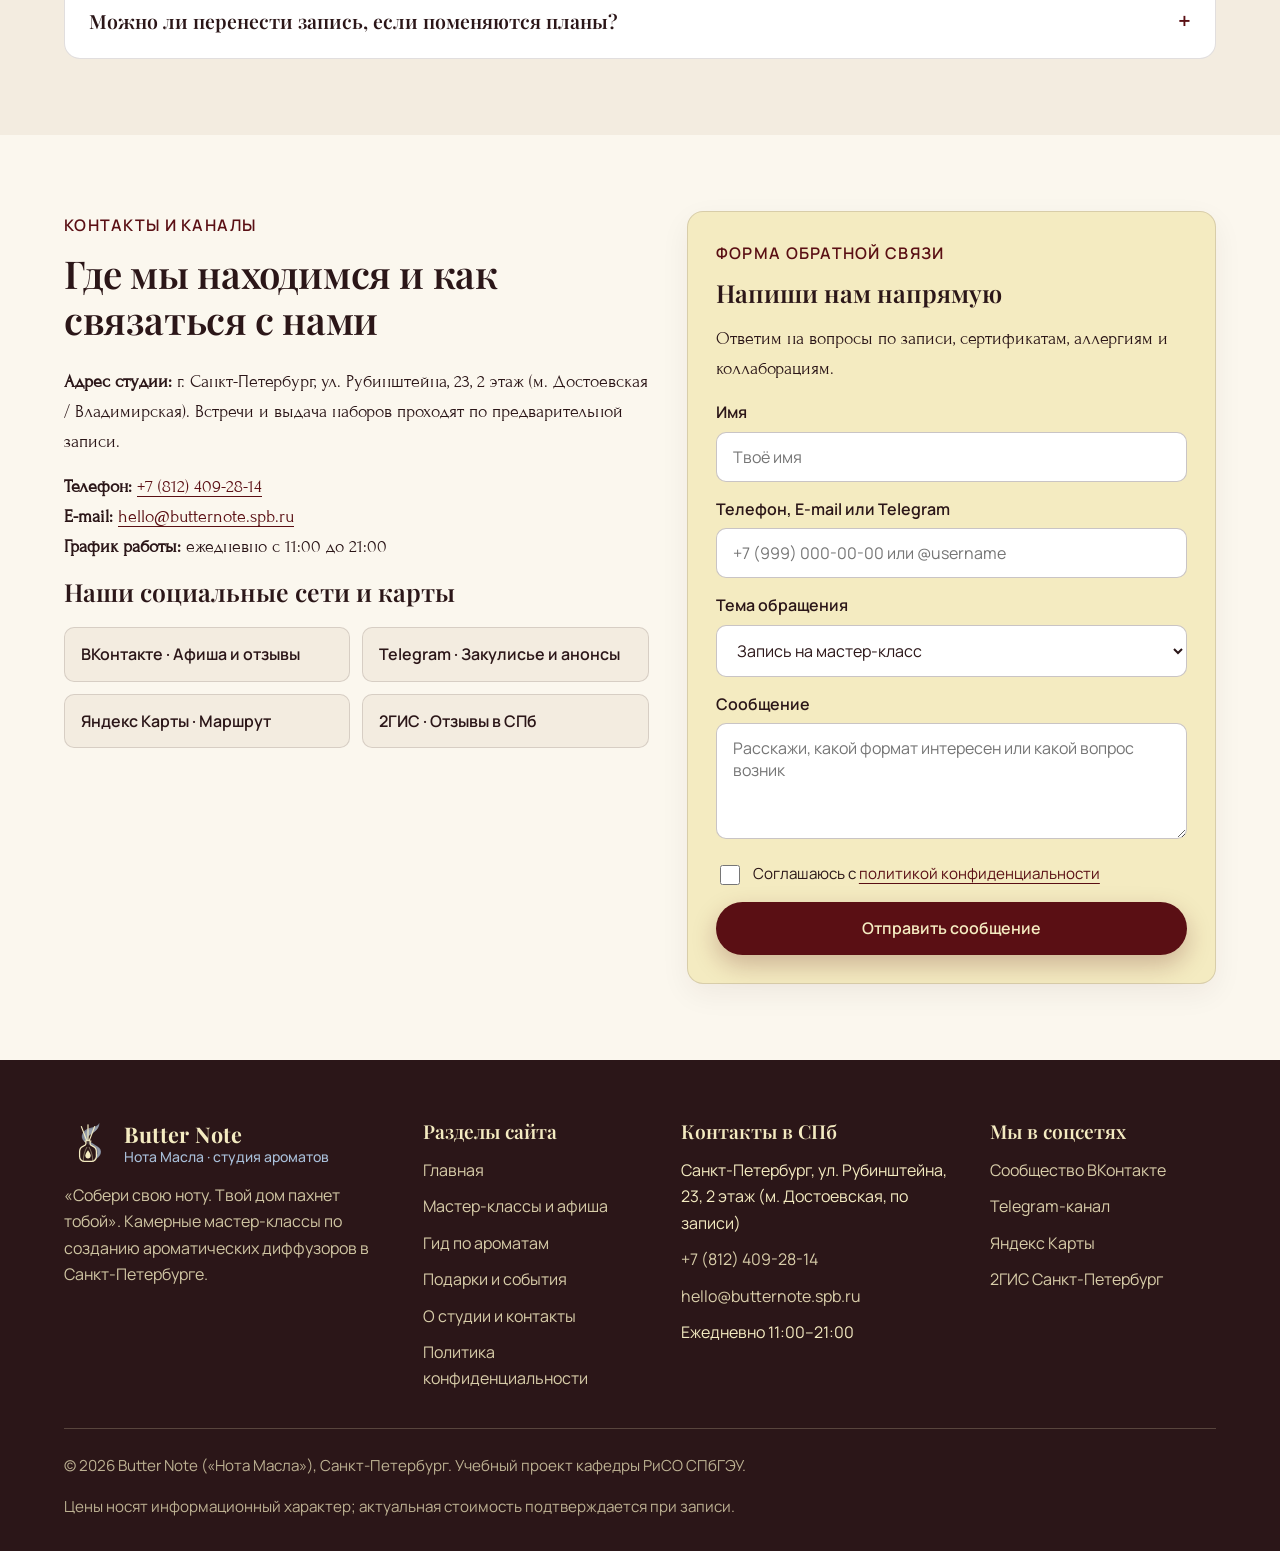
<file: about.html>
<!DOCTYPE html>
<html lang="ru">
<head>
  <meta charset="UTF-8">
  <meta name="viewport" content="width=device-width, initial-scale=1.0">
  <title>О студии ароматов Butter Note («Нота Масла») — контакты и запись в СПб</title>
  <meta name="description" content="История и ценности камерной студии ароматов Butter Note в Санкт-Петербурге. Ответы на частые вопросы, контакты, ссылки на ВКонтакте и Telegram, форма обратной связи.">
  <meta name="keywords" content="о студии Butter Note, Нота Масла Санкт-Петербург, контакты студии ароматов СПб, записаться на мастер-класс диффузоры">
  <link rel="icon" type="image/png" sizes="16x16" href="images/favicon-16x16.png">
  <link rel="icon" type="image/svg+xml" href="images/favicon-butter-note.svg">
  <link rel="preconnect" href="https://fonts.googleapis.com">
  <link rel="preconnect" href="https://fonts.gstatic.com" crossorigin>
  <link href="https://fonts.googleapis.com/css2?family=Forum&family=Manrope:wght@400;500;600;700&family=Playfair+Display:ital,wght@0,500;0,600;0,700;1,500&display=swap" rel="stylesheet">
  <link rel="stylesheet" href="css/style.css?v=3">
</head>
<body>

  <header class="site-header">
    <div class="container header-inner">
      <a href="index.html" class="brand-link" aria-label="Butter Note — на главную">
        <img src="images/logo-butter-note-dark.svg" alt="Логотип Butter Note — флакон диффузора с палочками и каплей масла" title="Butter Note («Нота Масла»)" class="brand-logo" width="48" height="48">
        <span class="brand-text">
          <span class="brand-name">Butter Note</span>
          <span class="brand-activity">Нота Масла · студия ароматов для дома, СПб</span>
        </span>
      </a>

      <nav class="main-nav" aria-label="Основное меню">
        <a href="index.html" class="nav-link">Главная</a>
        <a href="masterclasses.html" class="nav-link">Мастер-классы</a>
        <a href="aroma-guide.html" class="nav-link">Гид по ароматам</a>
        <a href="gifts-events.html" class="nav-link">Подарки и события</a>
        <a href="about.html" class="nav-link" aria-current="page">О студии</a>
      </nav>

      <div class="header-actions">
        <button type="button" class="btn btn--primary btn--sm" data-open-booking data-booking-format="group_mk">Записаться</button>
        <button type="button" id="burgerBtn" class="burger-btn" aria-label="Открыть меню" aria-expanded="false" aria-controls="mobileNav">
          <svg width="24" height="24" viewBox="0 0 24 24" fill="none" aria-hidden="true">
            <path d="M4 7H20M4 12H20M4 17H20" stroke="currentColor" stroke-width="2" stroke-linecap="round"/>
          </svg>
        </button>
      </div>
    </div>

    <nav id="mobileNav" class="mobile-nav" aria-label="Мобильное меню">
      <div class="mobile-nav-list">
        <a href="index.html" class="nav-link">Главная</a>
        <a href="masterclasses.html" class="nav-link">Мастер-классы</a>
        <a href="aroma-guide.html" class="nav-link">Гид по ароматам</a>
        <a href="gifts-events.html" class="nav-link">Подарки и события</a>
        <a href="about.html" class="nav-link" aria-current="page">О студии</a>
      </div>
      <button type="button" class="btn btn--primary" style="width:100%;" data-open-booking data-booking-format="group_mk">Записаться на мастер-класс</button>
    </nav>
    <div class="scroll-progress" id="scrollProgress" aria-hidden="true"></div>
  </header>

  <main>
    <section class="page-hero">
      <canvas class="scent-mist-canvas" aria-hidden="true"></canvas>
      <div class="page-hero-word" aria-hidden="true">НОТА МАСЛА</div>
      <div class="container">
        <div class="breadcrumbs"><a href="index.html">Главная</a> / О студии</div>
        <h1>О студии Butter Note («Нота Масла»)</h1>
        <p class="lead-text">
          Камерная мастерская ароматов для дома в Санкт-Петербурге: соединяем тёплую гурманскую эстетику с парфюмерной грамотностью без пафоса и шаблонов.
        </p>
      </div>
    </section>

    <!-- МИССИЯ, СМЫСЛ НАЗВАНИЯ И ЦЕННОСТИ -->
    <section class="section">
      <div class="container split-feature" style="align-items:center;">
        <div>
          <div style="display:flex;align-items:center;gap:18px;margin-bottom:18px;">
            <img class="seal-float" src="images/logo-butter-note-round.png" alt="Круглый логотип Butter Note — Собери свою ноту" title="Официальный знак бренда Butter Note" width="96" height="96" style="border-radius:50%;">
            <div>
              <span class="eyebrow" style="margin-bottom:4px;">Миссия и имя бренда</span>
              <h2 style="margin-bottom:0;">Почему «Нота Масла»</h2>
            </div>
          </div>
          <p>
            В названии <strong>Butter Note</strong> заложена игра смыслов: «нота» — парфюмерный термин, ведь из верхних, сердечных и базовых нот складывается композиция, а «масло» отсылает к тёплым сливочным, ягодным и пряным оттенкам нашей палитры.
          </p>
          <p>
            Наша миссия — помогать людям создавать «свой» аромат и делать дом уютнее собственными руками. Мы строим бренд на пяти ценностях: <strong>творчество, камерность, качество ингредиентов, тепло и эстетика</strong>.
          </p>
        </div>

        <div class="card-media" style="margin-bottom:0;">
          <img src="images/interyer-studii-aromatov-spb.jpg" alt="Уютная студия Butter Note в Санкт-Петербурге с деревянным столом и эссенциями" title="Студия ароматов Butter Note на ул. Рубинштейна, 23">
        </div>
      </div>
    </section>

    <!-- ЧАСТЫЕ ВОПРОСЫ (СНИМАЕМ СТРАХИ ИЗ БРИФА) -->
    <section class="section section--paper-alt">
      <div class="container">
        <div class="section-head">
          <span class="eyebrow">Забота и ответы</span>
          <h2>Частые вопросы перед первым визитом</h2>
        </div>

        <div class="faq-list">
          <details class="faq-item" open>
            <summary>У меня нет художественного или парфюмерного опыта — точно ли получится?</summary>
            <div class="faq-answer">
              Да! Опыт не требуется: ведущий-ароматист рядом на каждом этапе, объясняет баланс пропорций и помогает проверить сочетание на пробных блоттерах, прежде чем ты зальёшь формулу во флакон 100 мл.
            </div>
          </details>

          <details class="faq-item">
            <summary>Боюсь выбрать неудачный или слишком резкий запах</summary>
            <div class="faq-answer">
              Начинаем с чистых мононот и мягких черновиков, а если хочется познакомиться с палитрой заранее — закажи <a href="masterclasses.html#tripwire">сет-знакомство за <span data-price="tripwire">490 ₽</span></a>, который полностью пойдёт в депозит на мастер-класс.
            </div>
          </details>

          <details class="faq-item">
            <summary>У меня есть аллергия или чувствительность к некоторым запахам</summary>
            <div class="faq-answer">
              При записи мы заранее уточняем индивидуальную непереносимость, работаем в проветриваемой камерной студии (2–8 гостей) и подбираем мягкие гипоаллергенные сочетания по стандартам IFRA.
            </div>
          </details>

          <details class="faq-item">
            <summary>Можно ли перенести запись, если поменяются планы?</summary>
            <div class="faq-answer">
              Конечно. Мы переносим участие на любую другую свободную дату в расписании без потерь при предупреждении не позднее чем за 48 часов до начала встречи.
            </div>
          </details>
        </div>
      </div>
    </section>

    <!-- КОНТАКТЫ, СОЦСЕТИ И ФОРМА ОБРАТНОЙ СВЯЗИ (ОБЯЗАТЕЛЬНЫЙ ПУНКТ №5!) -->
    <section id="contacts" class="section">
      <div class="container split-feature" style="align-items:start;">
        <div>
          <span class="eyebrow">Контакты и каналы</span>
          <h2>Где мы находимся и как связаться с нами</h2>
          <p>
            <strong>Адрес студии:</strong> г. Санкт-Петербург, ул. Рубинштейна, 23, 2 этаж (м. Достоевская / Владимирская). Встречи и выдача наборов проходят по предварительной записи.
          </p>
          <p>
            <strong>Телефон:</strong> <a href="tel:+78124092814">+7 (812) 409-28-14</a><br>
            <strong>E-mail:</strong> <a href="mailto:hello@butternote.spb.ru">hello@butternote.spb.ru</a><br>
            <strong>График работы:</strong> ежедневно с 11:00 до 21:00
          </p>

          <h3>Наши социальные сети и карты</h3>
          <div class="social-grid">
            <a href="https://vk.ru/butternote" target="_blank" rel="noopener noreferrer" class="social-pill">ВКонтакте · Афиша и отзывы</a>
            <a href="https://t.me/butterNoteSPB" target="_blank" rel="noopener noreferrer" class="social-pill">Telegram · Закулисье и анонсы</a>
            <a href="https://yandex.ru/maps/" target="_blank" rel="noopener noreferrer" class="social-pill">Яндекс Карты · Маршрут</a>
            <a href="https://2gis.ru/spb" target="_blank" rel="noopener noreferrer" class="social-pill">2ГИС · Отзывы в СПб</a>
          </div>
        </div>

        <div class="card card--cream">
          <span class="eyebrow">Форма обратной связи</span>
          <h3>Напиши нам напрямую</h3>
          <p>Ответим на вопросы по записи, сертификатам, аллергиям и коллаборациям.</p>

          <form id="contactForm" class="form-stack">
            <div>
              <label for="contactName" class="field-label">Имя</label>
              <input id="contactName" type="text" class="input" placeholder="Твоё имя" required>
            </div>
            <div>
              <label for="contactEmail" class="field-label">Телефон, E-mail или Telegram</label>
              <input id="contactEmail" type="text" class="input" placeholder="+7 (999) 000-00-00 или @username" required>
            </div>
            <div>
              <label for="contactTopic" class="field-label">Тема обращения</label>
              <select id="contactTopic" class="select">
                <option value="Запись на мастер-класс">Запись на мастер-класс</option>
                <option value="Подарочный сертификат">Подарочный сертификат / набор</option>
                <option value="Корпоратив или девичник">Корпоратив или выездной девичник</option>
                <option value="Партнёрство и коллаборации">Партнёрство и коллаборации в СПб</option>
              </select>
            </div>
            <div>
              <label for="contactMessage" class="field-label">Сообщение</label>
              <textarea id="contactMessage" rows="4" class="textarea" placeholder="Расскажи, какой формат интересен или какой вопрос возник" required></textarea>
            </div>
            <label class="checkbox-row">
              <input type="checkbox" required>
              <span>Соглашаюсь с <a href="privacy.html">политикой конфиденциальности</a></span>
            </label>
            <button type="submit" class="btn btn--primary">Отправить сообщение</button>
          </form>
          <div id="contactStatus" hidden></div>
        </div>
      </div>
    </section>
  </main>

  <footer class="site-footer">
    <div class="container">
      <div class="footer-grid">
        <div>
          <a href="index.html" class="brand-link" style="color:var(--cream);margin-bottom:14px;">
            <img src="images/logo-butter-note-light.svg" alt="Светлый логотип Butter Note" title="Butter Note («Нота Масла»)" class="brand-logo" width="46" height="46">
            <span class="brand-text">
              <span class="brand-name" style="color:var(--cream);">Butter Note</span>
              <span class="brand-activity" style="color:var(--dusty-blue);">Нота Масла · студия ароматов</span>
            </span>
          </a>
          <p style="color:rgba(244,235,193,0.82);margin-top:10px;">
            «Собери свою ноту. Твой дом пахнет тобой». Камерные мастер-классы по созданию ароматических диффузоров в Санкт-Петербурге.
          </p>
        </div>

        <div>
          <h3 class="footer-title">Разделы сайта</h3>
          <ul class="footer-links">
            <li><a href="index.html">Главная</a></li>
            <li><a href="masterclasses.html">Мастер-классы и афиша</a></li>
            <li><a href="aroma-guide.html">Гид по ароматам</a></li>
            <li><a href="gifts-events.html">Подарки и события</a></li>
            <li><a href="about.html">О студии и контакты</a></li>
            <li><a href="privacy.html">Политика конфиденциальности</a></li>
          </ul>
        </div>

        <div>
          <h3 class="footer-title">Контакты в СПб</h3>
          <ul class="footer-links">
            <li>Санкт-Петербург, ул. Рубинштейна, 23, 2 этаж (м. Достоевская, по записи)</li>
            <li><a href="tel:+78124092814">+7 (812) 409-28-14</a></li>
            <li><a href="mailto:hello@butternote.spb.ru">hello@butternote.spb.ru</a></li>
            <li>Ежедневно 11:00–21:00</li>
          </ul>
        </div>

        <div>
          <h3 class="footer-title">Мы в соцсетях</h3>
          <ul class="footer-links">
            <li><a href="https://vk.ru/butternote" target="_blank" rel="noopener noreferrer">Сообщество ВКонтакте</a></li>
            <li><a href="https://t.me/butterNoteSPB" target="_blank" rel="noopener noreferrer">Telegram-канал</a></li>
            <li><a href="https://yandex.ru/maps/" target="_blank" rel="noopener noreferrer">Яндекс Карты</a></li>
            <li><a href="https://2gis.ru/spb" target="_blank" rel="noopener noreferrer">2ГИС Санкт-Петербург</a></li>
          </ul>
        </div>
      </div>

      <div class="footer-bottom">
        <span>© 2026 Butter Note («Нота Масла»), Санкт-Петербург. Учебный проект кафедры РиСО СПбГЭУ.</span>
        <span>Цены носят информационный характер; актуальная стоимость подтверждается при записи.</span>
      </div>
    </div>
  </footer>

  <div id="bookingModal" class="modal-backdrop" aria-hidden="true" role="dialog" aria-labelledby="bookingModalTitle">
    <div class="modal-card">
      <button type="button" id="bookingModalClose" class="modal-close" aria-label="Закрыть окно">×</button>
      <span class="eyebrow">Онлайн-запись · СПб</span>
      <h3 id="bookingModalTitle">Забронировать место или набор</h3>
      <form id="bookingForm" class="form-stack">
        <div>
          <label for="bookingFormat" class="field-label">Формат</label>
          <select id="bookingFormat" class="select">
            <option value="group_mk">Групповой мастер-класс (100 мл)</option>
            <option value="pair_mk">Парный / индивидуальный вечер (для двоих)</option>
            <option value="tripwire">Сет-знакомство «Первая нота» (трипвайер)</option>
            <option value="online_mk">Онлайн-мастер-класс с набором материалов</option>
            <option value="cert_from">Подарочный сертификат (6 месяцев)</option>
            <option value="corp_from">Выездной мастер-класс / девичник / корпоратив</option>
          </select>
        </div>
        <div>
          <label for="bookingName" class="field-label">Имя</label>
          <input id="bookingName" type="text" class="input" placeholder="Как к тебе обращаться?" required>
        </div>
        <div>
          <label for="bookingContact" class="field-label">Телефон или Telegram</label>
          <input id="bookingContact" type="text" class="input" placeholder="+7 (999) 000-00-00 или @nick" required>
        </div>
        <div>
          <label for="bookingNote" class="field-label">Пожелания, дата или особенности по аллергии</label>
          <textarea id="bookingNote" rows="3" class="textarea" placeholder="Укажи удобный день и предпочтения по нотам"></textarea>
        </div>
        <label class="checkbox-row">
          <input type="checkbox" required>
          <span>Соглашаюсь с <a href="privacy.html">политикой конфиденциальности</a></span>
        </label>
        <button type="submit" class="btn btn--primary">Отправить заявку</button>
      </form>
      <div id="bookingStatus" hidden></div>
    </div>
  </div>

  <aside id="cookieBanner" class="cookie-banner" hidden aria-label="Настройки cookies">
    <strong>Мы используем cookies («печеньки» браузера)</strong>
    <p style="margin:6px 0 0;color:rgba(244,235,193,0.85);">
      Они запоминают выбранный формат и помогают делать сайт удобнее. <a href="privacy.html" style="color:var(--dusty-blue);">Подробнее</a>
    </p>
    <div class="cookie-toggles">
      <label class="checkbox-row" style="color:var(--cream);">
        <input type="checkbox" checked disabled>
        <span>Обязательные cookies (работа сайта и форм)</span>
      </label>
      <label class="checkbox-row" style="color:var(--cream);">
        <input id="cookieAnalyticsToggle" type="checkbox" checked>
        <span>Необязательные аналитические cookies</span>
      </label>
    </div>
    <div class="cookie-actions">
      <button type="button" id="cookieAcceptAll" class="btn btn--cream btn--sm">Принять все</button>
      <button type="button" id="cookieSaveChoice" class="btn btn--outline-light btn--sm">Сохранить выбор</button>
    </div>
  </aside>

  <script src="js/prices-config.js"></script>
  <script src="js/main.js?v=3"></script>
</body>
</html>
</file>
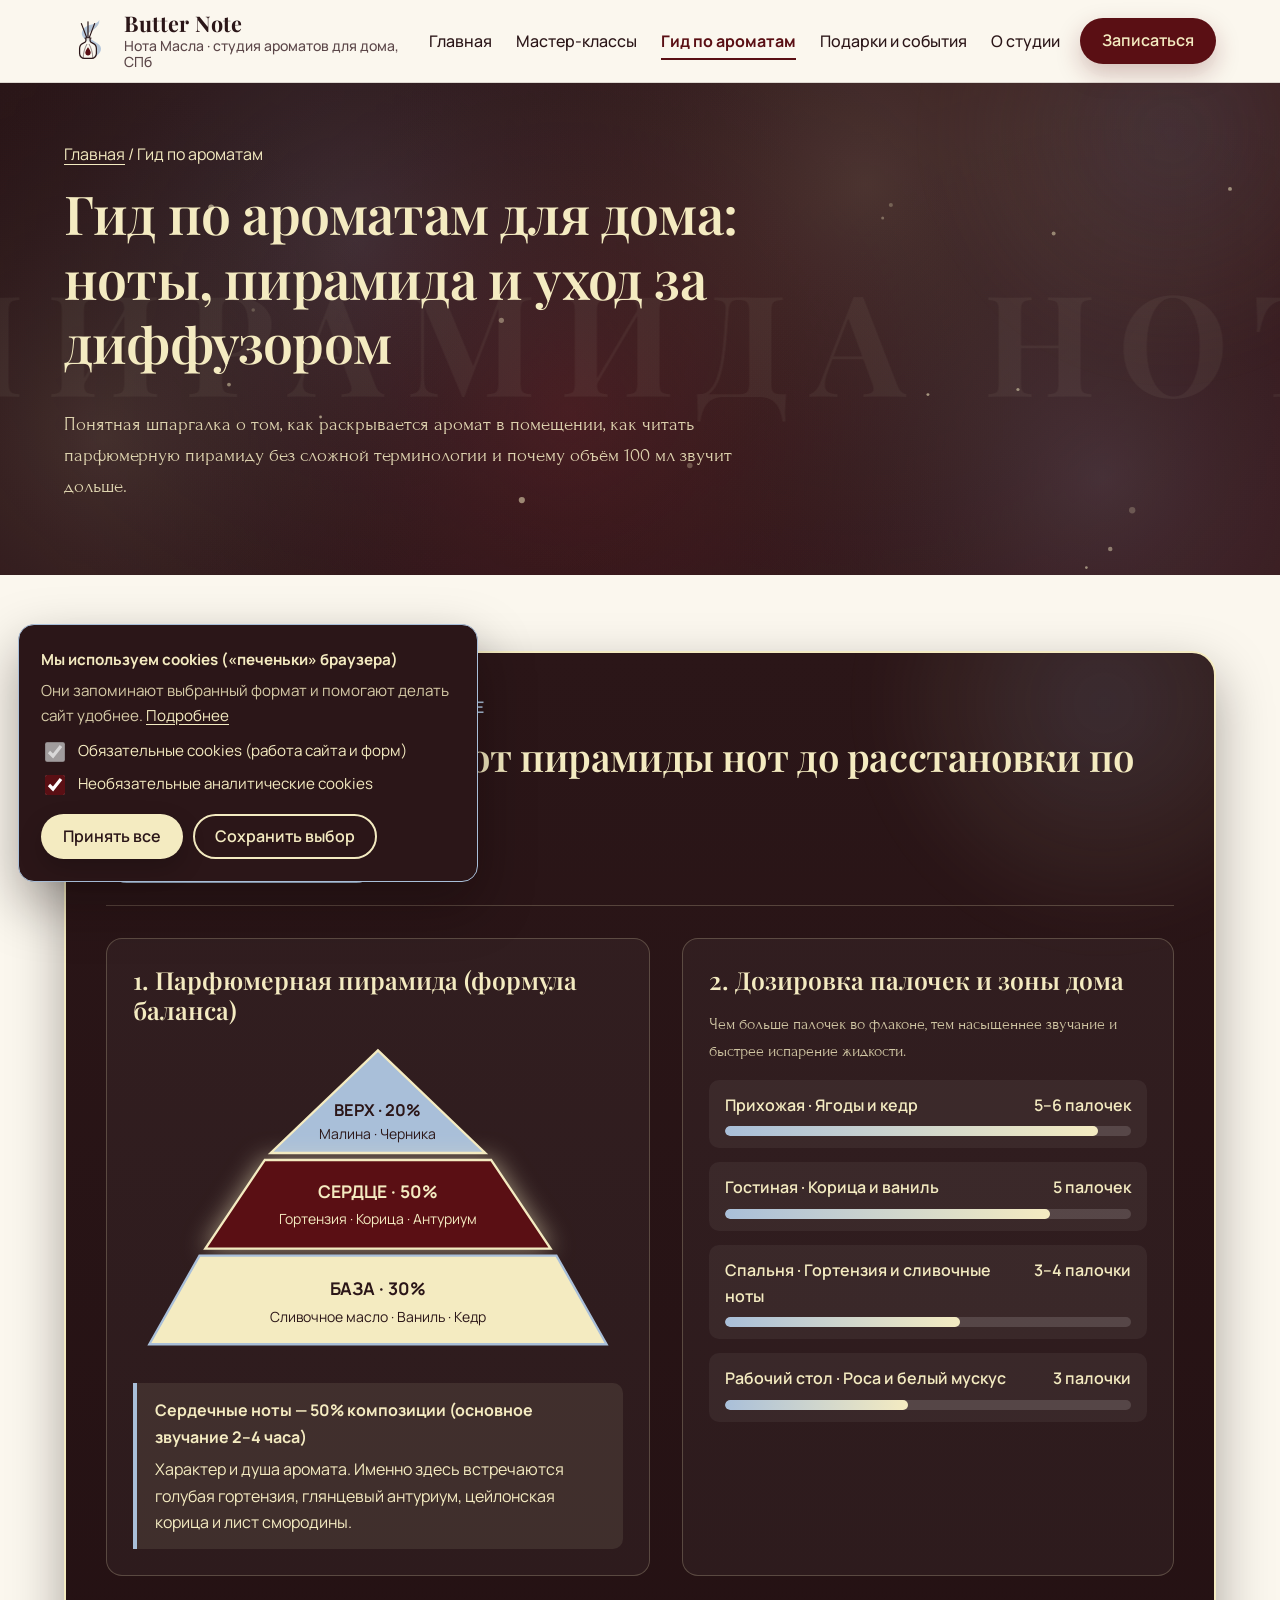
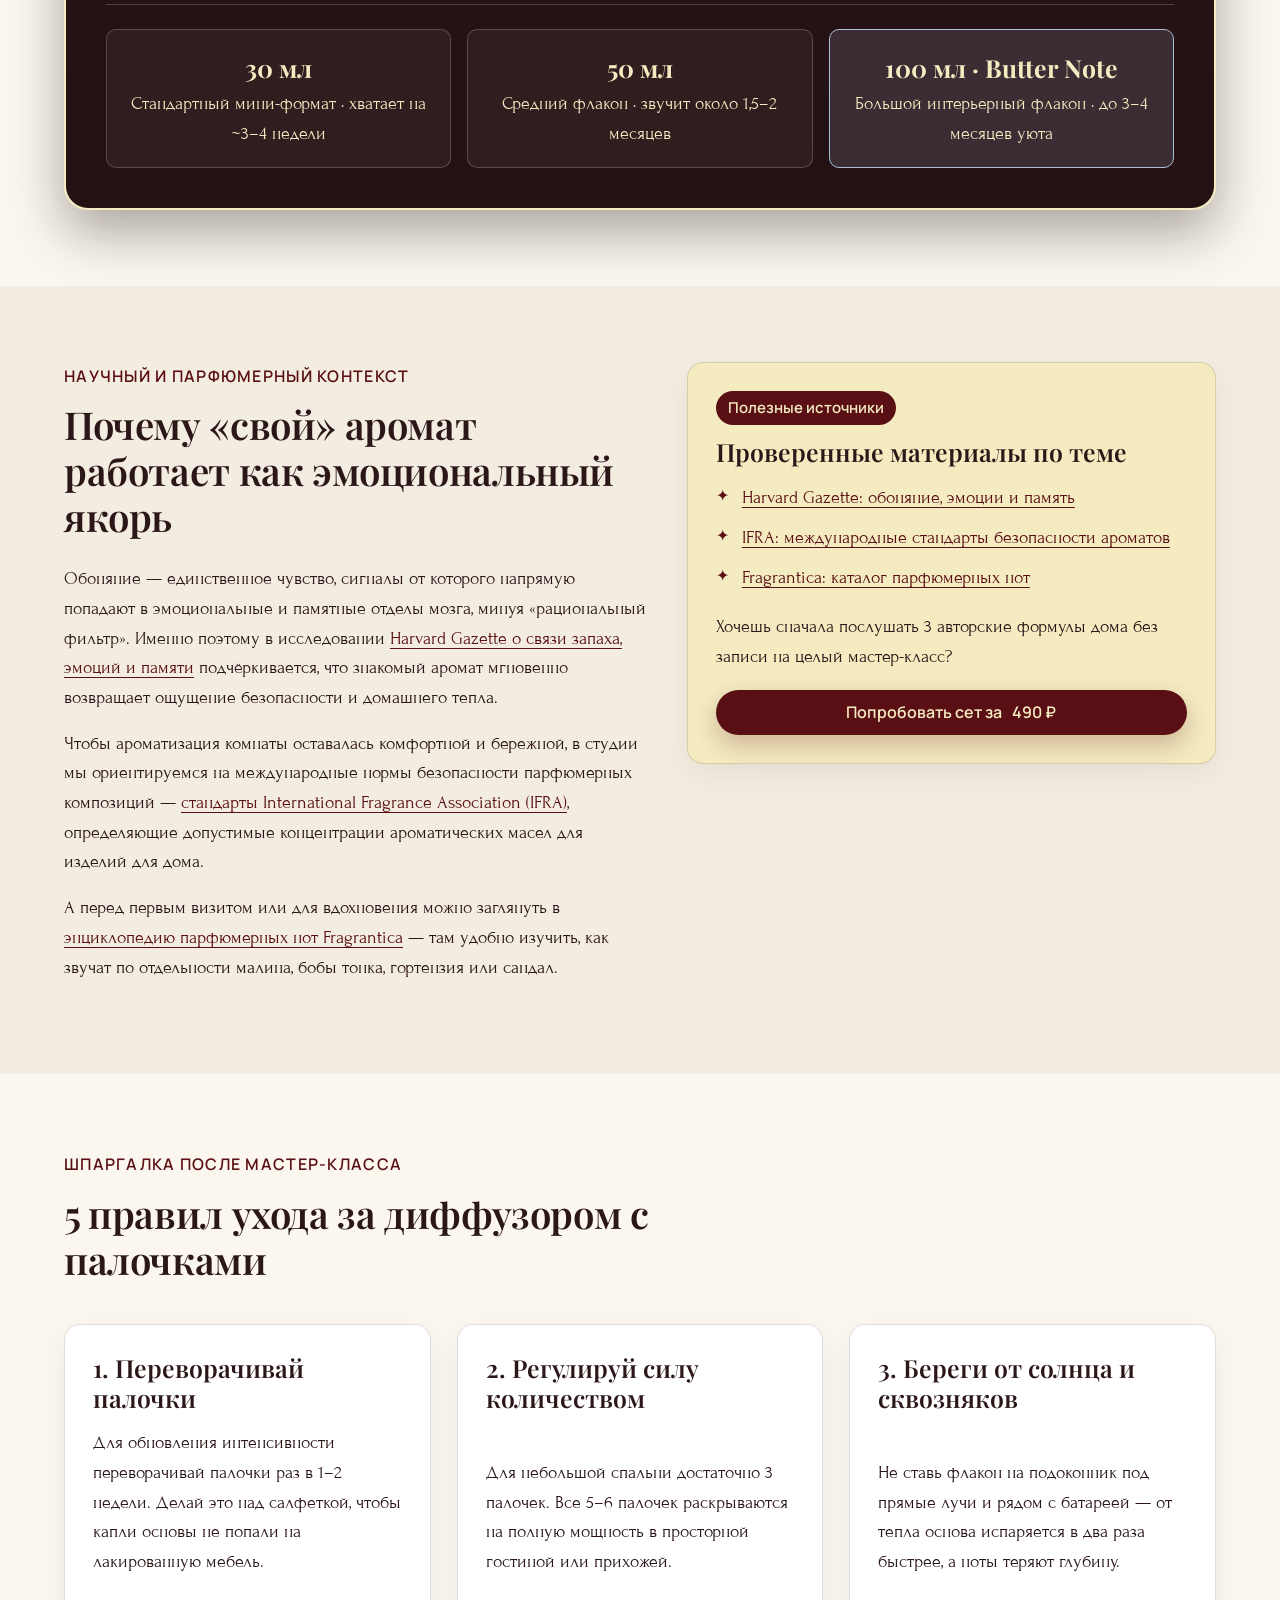
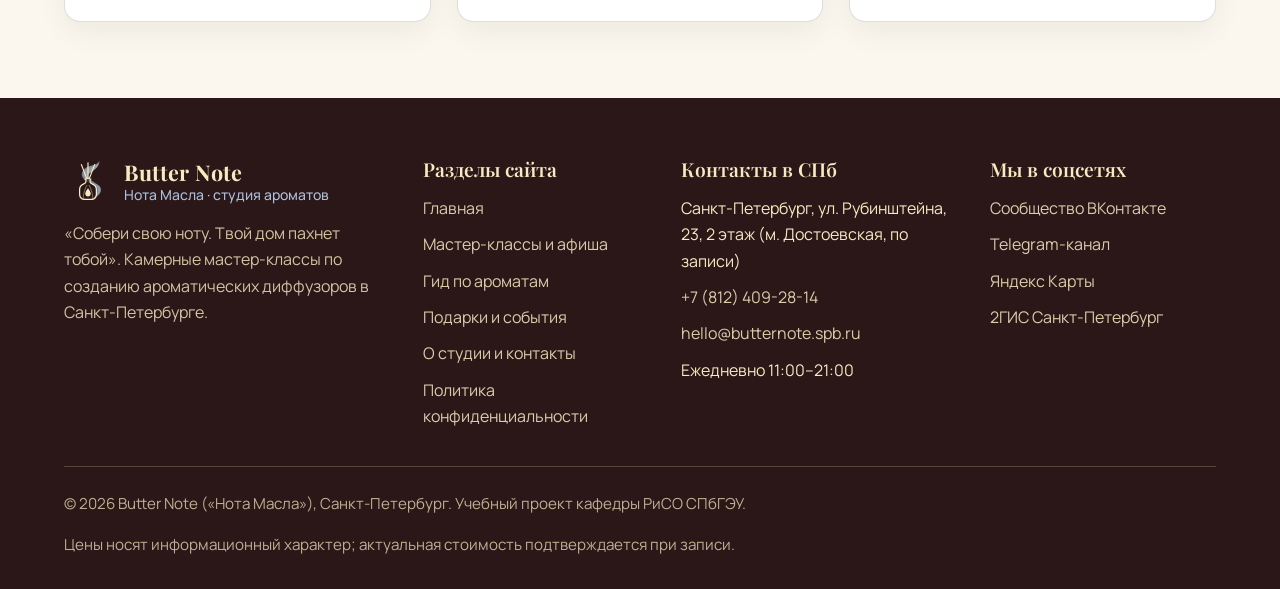
<file: aroma-guide.html>
<!DOCTYPE html>
<html lang="ru">
<head>
  <meta charset="UTF-8">
  <meta name="viewport" content="width=device-width, initial-scale=1.0">
  <title>Гид по ароматам для дома: парфюмерная пирамида и инфографика | Butter Note</title>
  <meta name="description" content="Как устроен ароматический диффузор с палочками, как читать парфюмерную пирамиду и подобрать запах для каждой комнаты. Авторская инфографика Butter Note и проверенные источники.">
  <meta name="keywords" content="парфюмерная пирамида диффузора, как выбрать аромат для дома, уход за диффузором с палочками, верхние сердечные базовые ноты, инфографика ароматы">
  <link rel="icon" type="image/png" sizes="16x16" href="images/favicon-16x16.png">
  <link rel="icon" type="image/svg+xml" href="images/favicon-butter-note.svg">
  <link rel="preconnect" href="https://fonts.googleapis.com">
  <link rel="preconnect" href="https://fonts.gstatic.com" crossorigin>
  <link href="https://fonts.googleapis.com/css2?family=Forum&family=Manrope:wght@400;500;600;700&family=Playfair+Display:ital,wght@0,500;0,600;0,700;1,500&display=swap" rel="stylesheet">
  <link rel="stylesheet" href="css/style.css?v=3">
</head>
<body>

  <header class="site-header">
    <div class="container header-inner">
      <a href="index.html" class="brand-link" aria-label="Butter Note — на главную">
        <img src="images/logo-butter-note-dark.svg" alt="Логотип Butter Note — флакон диффузора с палочками и каплей масла" title="Butter Note («Нота Масла»)" class="brand-logo" width="48" height="48">
        <span class="brand-text">
          <span class="brand-name">Butter Note</span>
          <span class="brand-activity">Нота Масла · студия ароматов для дома, СПб</span>
        </span>
      </a>

      <nav class="main-nav" aria-label="Основное меню">
        <a href="index.html" class="nav-link">Главная</a>
        <a href="masterclasses.html" class="nav-link">Мастер-классы</a>
        <a href="aroma-guide.html" class="nav-link" aria-current="page">Гид по ароматам</a>
        <a href="gifts-events.html" class="nav-link">Подарки и события</a>
        <a href="about.html" class="nav-link">О студии</a>
      </nav>

      <div class="header-actions">
        <button type="button" class="btn btn--primary btn--sm" data-open-booking data-booking-format="group_mk">Записаться</button>
        <button type="button" id="burgerBtn" class="burger-btn" aria-label="Открыть меню" aria-expanded="false" aria-controls="mobileNav">
          <svg width="24" height="24" viewBox="0 0 24 24" fill="none" aria-hidden="true">
            <path d="M4 7H20M4 12H20M4 17H20" stroke="currentColor" stroke-width="2" stroke-linecap="round"/>
          </svg>
        </button>
      </div>
    </div>

    <nav id="mobileNav" class="mobile-nav" aria-label="Мобильное меню">
      <div class="mobile-nav-list">
        <a href="index.html" class="nav-link">Главная</a>
        <a href="masterclasses.html" class="nav-link">Мастер-классы</a>
        <a href="aroma-guide.html" class="nav-link" aria-current="page">Гид по ароматам</a>
        <a href="gifts-events.html" class="nav-link">Подарки и события</a>
        <a href="about.html" class="nav-link">О студии</a>
      </div>
      <button type="button" class="btn btn--primary" style="width:100%;" data-open-booking data-booking-format="group_mk">Записаться на мастер-класс</button>
    </nav>
    <div class="scroll-progress" id="scrollProgress" aria-hidden="true"></div>
  </header>

  <main>
    <section class="page-hero">
      <canvas class="scent-mist-canvas" aria-hidden="true"></canvas>
      <div class="page-hero-word" aria-hidden="true">ПИРАМИДА НОТ</div>
      <div class="container">
        <div class="breadcrumbs"><a href="index.html">Главная</a> / Гид по ароматам</div>
        <h1>Гид по ароматам для дома: ноты, пирамида и уход за диффузором</h1>
        <p class="lead-text">
          Понятная шпаргалка о том, как раскрывается аромат в помещении, как читать парфюмерную пирамиду без сложной терминологии и почему объём 100 мл звучит дольше.
        </p>
      </div>
    </section>

    <!-- АВТОРСКАЯ ИНФОГРАФИКА BUTTER NOTE -->
    <section class="section">
      <div class="container">
        <div class="infographic-poster" aria-labelledby="infographicTitle">
          <div class="infographic-header">
            <div>
              <span class="eyebrow eyebrow--light">Авторская инфографика · Butter Note</span>
              <h2 id="infographicTitle" style="margin-bottom:0;">Анатомия аромата: от пирамиды нот до расстановки по комнатам</h2>
            </div>
            <span class="infographic-badge">Нажимай на уровни пирамиды</span>
          </div>

          <div class="infographic-grid">
            <!-- Блок 1: Интерактивная векторная пирамида -->
            <div class="infographic-panel">
              <h3>1. Парфюмерная пирамида (формула баланса)</h3>
              <div class="pyramid-svg-wrap">
                <svg viewBox="0 0 420 270" width="100%" role="img" aria-label="Инфографика парфюмерной пирамиды Butter Note">
                  <title>Пирамида нот: верхние 20%, сердечные 50%, базовые 30%</title>
                  <!-- Top tier -->
                  <g class="pyramid-tier-btn" data-pyramid-tier="top" tabindex="0">
                    <polygon points="210,8 118,96 302,96" fill="#A9BFD9" stroke="#F4EBC1" stroke-width="2"/>
                    <text x="210" y="64" text-anchor="middle" fill="#2B1618" font-family="Manrope, sans-serif" font-size="14" font-weight="700">ВЕРХ · 20%</text>
                    <text x="210" y="84" text-anchor="middle" fill="#2B1618" font-family="Manrope, sans-serif" font-size="12">Малина · Черника</text>
                  </g>
                  <!-- Heart tier -->
                  <g class="pyramid-tier-btn is-active" data-pyramid-tier="heart" tabindex="0">
                    <polygon points="113,102 307,102 358,178 62,178" fill="#5A0F14" stroke="#F4EBC1" stroke-width="2"/>
                    <text x="210" y="135" text-anchor="middle" fill="#F4EBC1" font-family="Manrope, sans-serif" font-size="15" font-weight="700">СЕРДЦЕ · 50%</text>
                    <text x="210" y="157" text-anchor="middle" fill="#F4EBC1" font-family="Manrope, sans-serif" font-size="12">Гортензия · Корица · Антуриум</text>
                  </g>
                  <!-- Base tier -->
                  <g class="pyramid-tier-btn" data-pyramid-tier="base" tabindex="0">
                    <polygon points="57,184 363,184 406,260 14,260" fill="#F4EBC1" stroke="#A9BFD9" stroke-width="2"/>
                    <text x="210" y="218" text-anchor="middle" fill="#2B1618" font-family="Manrope, sans-serif" font-size="15" font-weight="700">БАЗА · 30%</text>
                    <text x="210" y="241" text-anchor="middle" fill="#2B1618" font-family="Manrope, sans-serif" font-size="12">Сливочное масло · Ваниль · Кедр</text>
                  </g>
                </svg>
              </div>
              <div id="pyramidTierDetails" class="tier-details-box">
                <strong>Сердечные ноты — 50% композиции (основное звучание 2–4 часа)</strong>
                <p style="margin:6px 0 0;">Характер и душа аромата. Именно здесь встречаются голубая гортензия, глянцевый антуриум, цейлонская корица и лист смородины.</p>
              </div>
            </div>

            <!-- Блок 2: Карта комнат и дозировка палочек -->
            <div class="infographic-panel">
              <h3>2. Дозировка палочек и зоны дома</h3>
              <p style="color:rgba(244,235,193,0.82);font-size:1rem;">Чем больше палочек во флаконе, тем насыщеннее звучание и быстрее испарение жидкости.</p>

              <div class="room-bar-list">
                <div class="room-bar-item">
                  <div class="room-bar-top">
                    <span>Прихожая · Ягоды и кедр</span>
                    <span>5–6 палочек</span>
                  </div>
                  <div class="reed-meter"><span data-meter-width="92%" style="width:92%;"></span></div>
                </div>

                <div class="room-bar-item">
                  <div class="room-bar-top">
                    <span>Гостиная · Корица и ваниль</span>
                    <span>5 палочек</span>
                  </div>
                  <div class="reed-meter"><span data-meter-width="80%" style="width:80%;"></span></div>
                </div>

                <div class="room-bar-item">
                  <div class="room-bar-top">
                    <span>Спальня · Гортензия и сливочные ноты</span>
                    <span>3–4 палочки</span>
                  </div>
                  <div class="reed-meter"><span data-meter-width="58%" style="width:58%;"></span></div>
                </div>

                <div class="room-bar-item">
                  <div class="room-bar-top">
                    <span>Рабочий стол · Роса и белый мускус</span>
                    <span>3 палочки</span>
                  </div>
                  <div class="reed-meter"><span data-meter-width="45%" style="width:45%;"></span></div>
                </div>
              </div>
            </div>
          </div>

          <!-- Блок 3: Сравнение объёмов -->
          <div class="volume-compare">
            <div class="volume-card">
              <strong>30 мл</strong>
              <span>Стандартный мини-формат · хватает на ~3–4 недели</span>
            </div>
            <div class="volume-card">
              <strong>50 мл</strong>
              <span>Средний флакон · звучит около 1,5–2 месяцев</span>
            </div>
            <div class="volume-card volume-card--highlight">
              <strong>100 мл · Butter Note</strong>
              <span>Большой интерьерный флакон · до 3–4 месяцев уюта</span>
            </div>
          </div>
        </div>
      </div>
    </section>

    <!-- СТАТЬЯ С ГИПЕРССЫЛКАМИ НА ВНЕШНИЕ ИСТОЧНИКИ (ОБЯЗАТЕЛЬНО ПО ЗАДАНИЮ!) -->
    <section class="section section--paper-alt">
      <div class="container split-feature" style="align-items:start;">
        <div>
          <span class="eyebrow">Научный и парфюмерный контекст</span>
          <h2>Почему «свой» аромат работает как эмоциональный якорь</h2>
          <p>
            Обоняние — единственное чувство, сигналы от которого напрямую попадают в эмоциональные и памятные отделы мозга, минуя «рациональный фильтр». Именно поэтому в исследовании
            <a href="https://news.harvard.edu/gazette/story/2020/02/how-scent-emotion-and-memory-are-intertwined-and-exploited/" target="_blank" rel="noopener noreferrer">Harvard Gazette о связи запаха, эмоций и памяти</a>
            подчёркивается, что знакомый аромат мгновенно возвращает ощущение безопасности и домашнего тепла.
          </p>
          <p>
            Чтобы ароматизация комнаты оставалась комфортной и бережной, в студии мы ориентируемся на международные нормы безопасности парфюмерных композиций —
            <a href="https://ifrafragrance.org/safe-use/introduction" target="_blank" rel="noopener noreferrer">стандарты International Fragrance Association (IFRA)</a>,
            определяющие допустимые концентрации ароматических масел для изделий для дома.
          </p>
          <p>
            А перед первым визитом или для вдохновения можно заглянуть в
            <a href="https://www.fragrantica.ru/notes/" target="_blank" rel="noopener noreferrer">энциклопедию парфюмерных нот Fragrantica</a> —
            там удобно изучить, как звучат по отдельности малина, бобы тонка, гортензия или сандал.
          </p>
        </div>

        <aside class="card card--cream">
          <div>
            <span class="card-tag card-tag--bordeaux">Полезные источники</span>
            <h3>Проверенные материалы по теме</h3>
            <ul class="check-list">
              <li><a href="https://news.harvard.edu/gazette/story/2020/02/how-scent-emotion-and-memory-are-intertwined-and-exploited/" target="_blank" rel="noopener noreferrer">Harvard Gazette: обоняние, эмоции и память</a></li>
              <li><a href="https://ifrafragrance.org/safe-use/introduction" target="_blank" rel="noopener noreferrer">IFRA: международные стандарты безопасности ароматов</a></li>
              <li><a href="https://www.fragrantica.ru/notes/" target="_blank" rel="noopener noreferrer">Fragrantica: каталог парфюмерных нот</a></li>
            </ul>
            <p style="margin-bottom:18px;">Хочешь сначала послушать 3 авторские формулы дома без записи на целый мастер-класс?</p>
          </div>
          <a href="masterclasses.html#tripwire" class="btn btn--primary btn--sm">Попробовать сет за <span data-price="tripwire">490 ₽</span></a>
        </aside>
      </div>
    </section>

    <!-- 5 ПРАВИЛ УХОДА ЗА ДИФФУЗОРОМ -->
    <section class="section">
      <div class="container">
        <div class="section-head">
          <span class="eyebrow">Шпаргалка после мастер-класса</span>
          <h2>5 правил ухода за диффузором с палочками</h2>
        </div>

        <div class="grid-3">
          <article class="card">
            <h3>1. Переворачивай палочки</h3>
            <p>Для обновления интенсивности переворачивай палочки раз в 1–2 недели. Делай это над салфеткой, чтобы капли основы не попали на лакированную мебель.</p>
          </article>
          <article class="card">
            <h3>2. Регулируй силу количеством</h3>
            <p>Для небольшой спальни достаточно 3 палочек. Все 5–6 палочек раскрываются на полную мощность в просторной гостиной или прихожей.</p>
          </article>
          <article class="card">
            <h3>3. Береги от солнца и сквозняков</h3>
            <p>Не ставь флакон на подоконник под прямые лучи и рядом с батареей — от тепла основа испаряется в два раза быстрее, а ноты теряют глубину.</p>
          </article>
        </div>
      </div>
    </section>
  </main>

  <footer class="site-footer">
    <div class="container">
      <div class="footer-grid">
        <div>
          <a href="index.html" class="brand-link" style="color:var(--cream);margin-bottom:14px;">
            <img src="images/logo-butter-note-light.svg" alt="Светлый логотип Butter Note" title="Butter Note («Нота Масла»)" class="brand-logo" width="46" height="46">
            <span class="brand-text">
              <span class="brand-name" style="color:var(--cream);">Butter Note</span>
              <span class="brand-activity" style="color:var(--dusty-blue);">Нота Масла · студия ароматов</span>
            </span>
          </a>
          <p style="color:rgba(244,235,193,0.82);margin-top:10px;">
            «Собери свою ноту. Твой дом пахнет тобой». Камерные мастер-классы по созданию ароматических диффузоров в Санкт-Петербурге.
          </p>
        </div>

        <div>
          <h3 class="footer-title">Разделы сайта</h3>
          <ul class="footer-links">
            <li><a href="index.html">Главная</a></li>
            <li><a href="masterclasses.html">Мастер-классы и афиша</a></li>
            <li><a href="aroma-guide.html">Гид по ароматам</a></li>
            <li><a href="gifts-events.html">Подарки и события</a></li>
            <li><a href="about.html">О студии и контакты</a></li>
            <li><a href="privacy.html">Политика конфиденциальности</a></li>
          </ul>
        </div>

        <div>
          <h3 class="footer-title">Контакты в СПб</h3>
          <ul class="footer-links">
            <li>Санкт-Петербург, ул. Рубинштейна, 23, 2 этаж (м. Достоевская, по записи)</li>
            <li><a href="tel:+78124092814">+7 (812) 409-28-14</a></li>
            <li><a href="mailto:hello@butternote.spb.ru">hello@butternote.spb.ru</a></li>
            <li>Ежедневно 11:00–21:00</li>
          </ul>
        </div>

        <div>
          <h3 class="footer-title">Мы в соцсетях</h3>
          <ul class="footer-links">
            <li><a href="https://vk.ru/butternote" target="_blank" rel="noopener noreferrer">Сообщество ВКонтакте</a></li>
            <li><a href="https://t.me/butterNoteSPB" target="_blank" rel="noopener noreferrer">Telegram-канал</a></li>
            <li><a href="https://yandex.ru/maps/" target="_blank" rel="noopener noreferrer">Яндекс Карты</a></li>
            <li><a href="https://2gis.ru/spb" target="_blank" rel="noopener noreferrer">2ГИС Санкт-Петербург</a></li>
          </ul>
        </div>
      </div>

      <div class="footer-bottom">
        <span>© 2026 Butter Note («Нота Масла»), Санкт-Петербург. Учебный проект кафедры РиСО СПбГЭУ.</span>
        <span>Цены носят информационный характер; актуальная стоимость подтверждается при записи.</span>
      </div>
    </div>
  </footer>

  <div id="bookingModal" class="modal-backdrop" aria-hidden="true" role="dialog" aria-labelledby="bookingModalTitle">
    <div class="modal-card">
      <button type="button" id="bookingModalClose" class="modal-close" aria-label="Закрыть окно">×</button>
      <span class="eyebrow">Онлайн-запись · СПб</span>
      <h3 id="bookingModalTitle">Забронировать место или набор</h3>
      <form id="bookingForm" class="form-stack">
        <div>
          <label for="bookingFormat" class="field-label">Формат</label>
          <select id="bookingFormat" class="select">
            <option value="group_mk">Групповой мастер-класс (100 мл)</option>
            <option value="pair_mk">Парный / индивидуальный вечер (для двоих)</option>
            <option value="tripwire">Сет-знакомство «Первая нота» (трипвайер)</option>
            <option value="online_mk">Онлайн-мастер-класс с набором материалов</option>
            <option value="cert_from">Подарочный сертификат (6 месяцев)</option>
            <option value="corp_from">Выездной мастер-класс / девичник / корпоратив</option>
          </select>
        </div>
        <div>
          <label for="bookingName" class="field-label">Имя</label>
          <input id="bookingName" type="text" class="input" placeholder="Как к тебе обращаться?" required>
        </div>
        <div>
          <label for="bookingContact" class="field-label">Телефон или Telegram</label>
          <input id="bookingContact" type="text" class="input" placeholder="+7 (999) 000-00-00 или @nick" required>
        </div>
        <div>
          <label for="bookingNote" class="field-label">Пожелания, дата или особенности по аллергии</label>
          <textarea id="bookingNote" rows="3" class="textarea" placeholder="Укажи удобный день и предпочтения по нотам"></textarea>
        </div>
        <label class="checkbox-row">
          <input type="checkbox" required>
          <span>Соглашаюсь с <a href="privacy.html">политикой конфиденциальности</a></span>
        </label>
        <button type="submit" class="btn btn--primary">Отправить заявку</button>
      </form>
      <div id="bookingStatus" hidden></div>
    </div>
  </div>

  <aside id="cookieBanner" class="cookie-banner" hidden aria-label="Настройки cookies">
    <strong>Мы используем cookies («печеньки» браузера)</strong>
    <p style="margin:6px 0 0;color:rgba(244,235,193,0.85);">
      Они запоминают выбранный формат и помогают делать сайт удобнее. <a href="privacy.html" style="color:var(--dusty-blue);">Подробнее</a>
    </p>
    <div class="cookie-toggles">
      <label class="checkbox-row" style="color:var(--cream);">
        <input type="checkbox" checked disabled>
        <span>Обязательные cookies (работа сайта и форм)</span>
      </label>
      <label class="checkbox-row" style="color:var(--cream);">
        <input id="cookieAnalyticsToggle" type="checkbox" checked>
        <span>Необязательные аналитические cookies</span>
      </label>
    </div>
    <div class="cookie-actions">
      <button type="button" id="cookieAcceptAll" class="btn btn--cream btn--sm">Принять все</button>
      <button type="button" id="cookieSaveChoice" class="btn btn--outline-light btn--sm">Сохранить выбор</button>
    </div>
  </aside>

  <script src="js/prices-config.js"></script>
  <script src="js/main.js?v=3"></script>
</body>
</html>
</file>
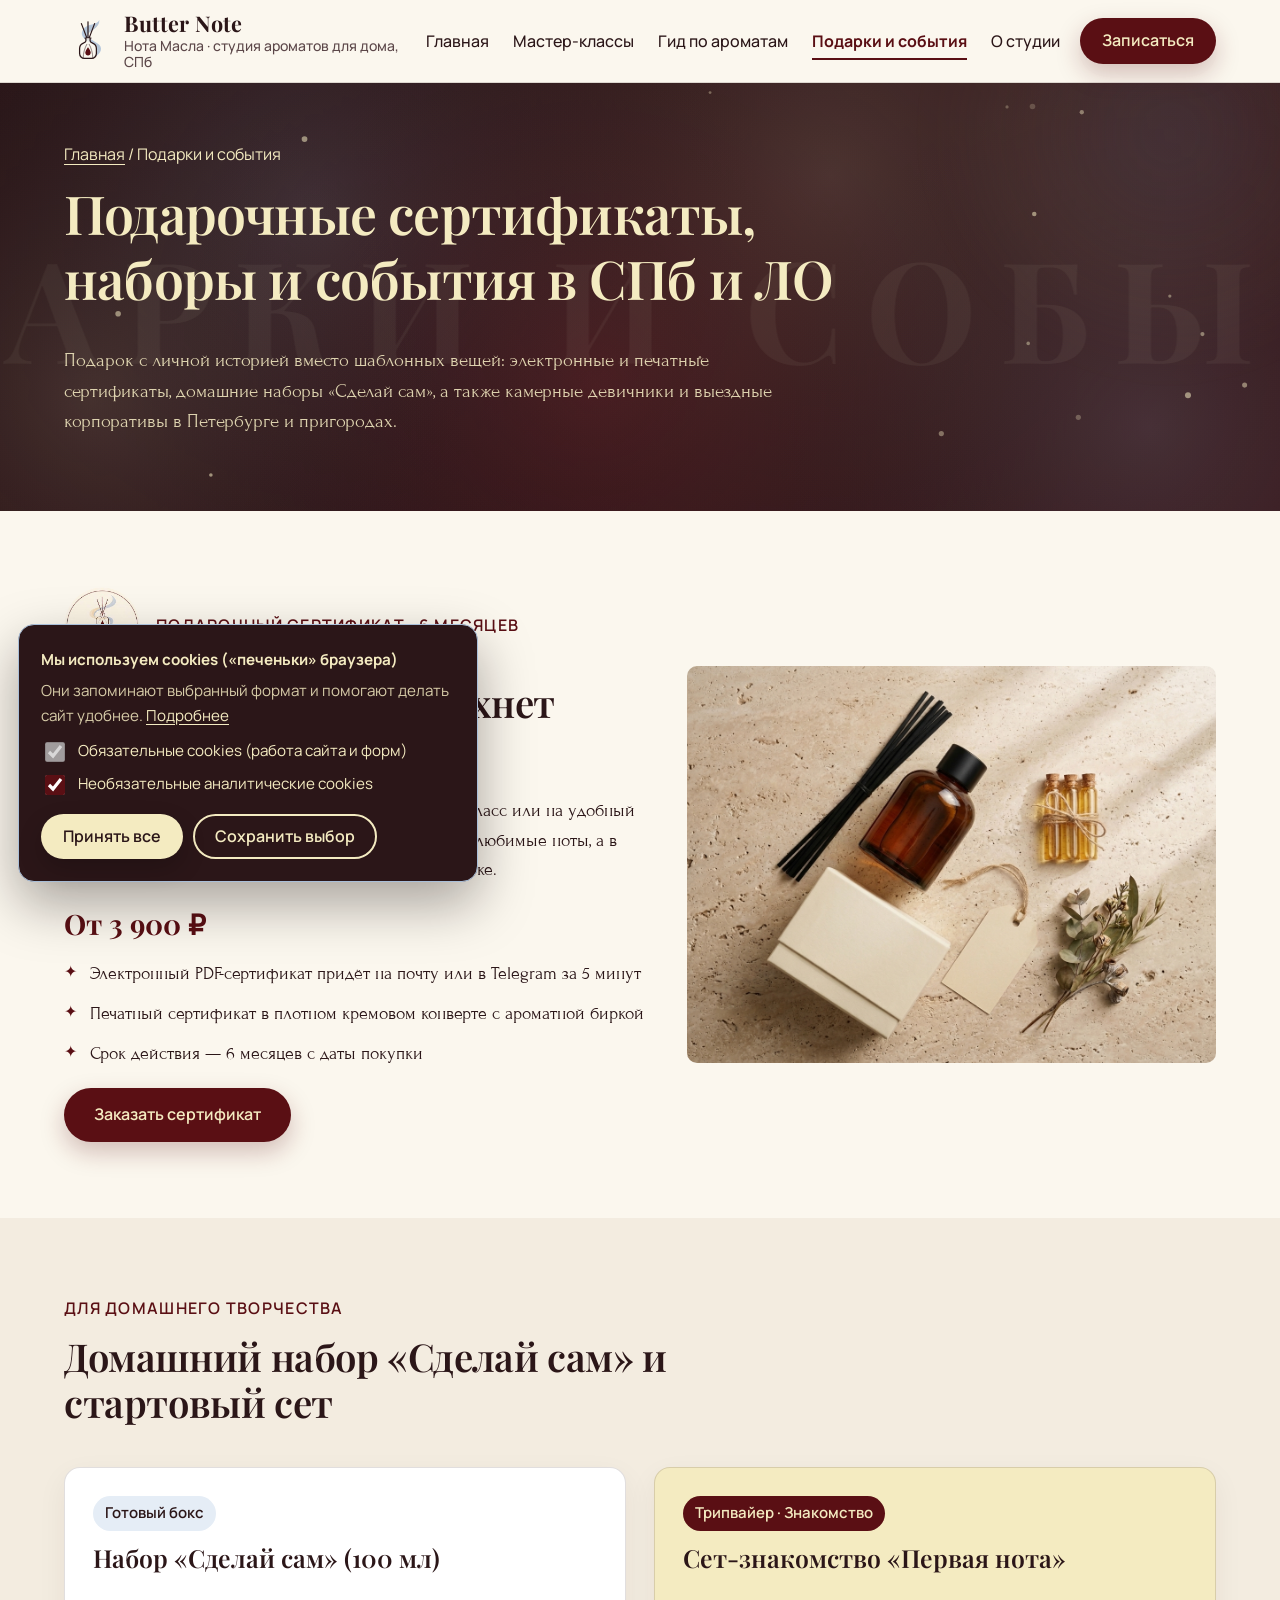
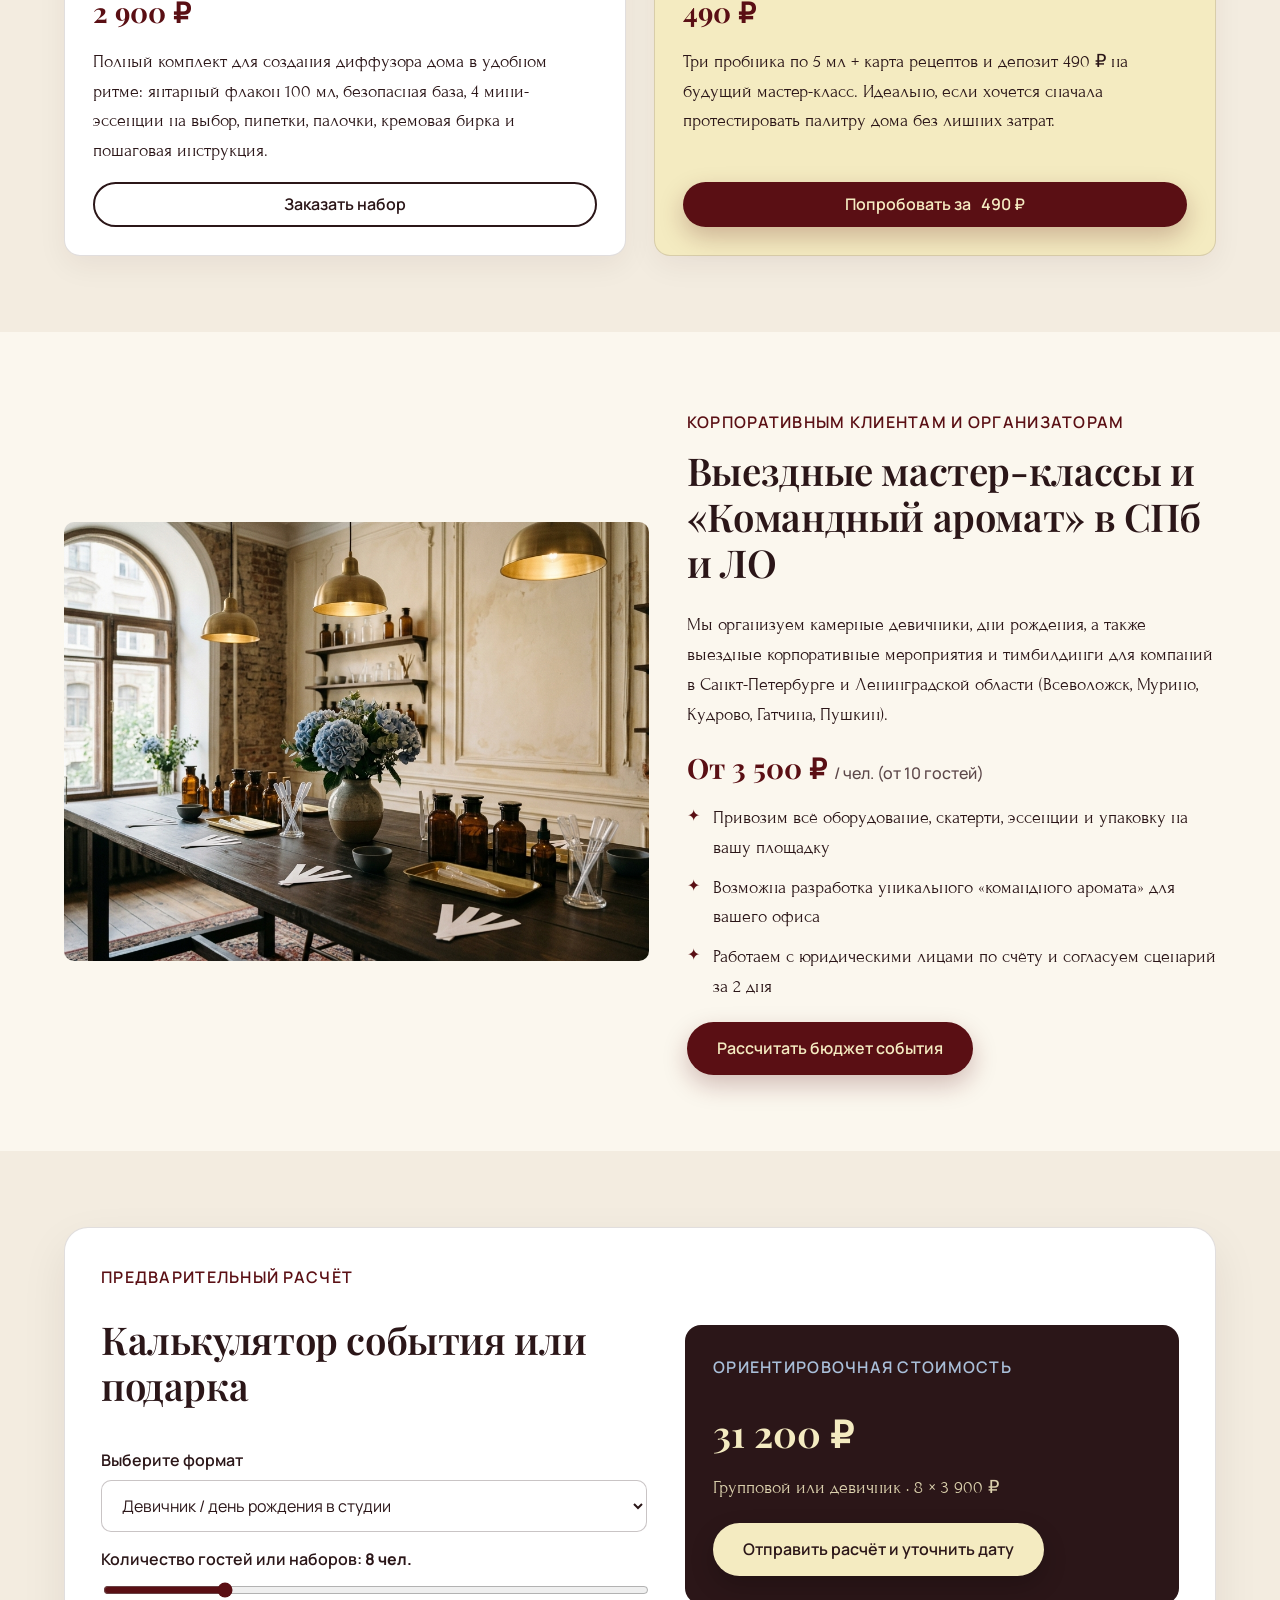
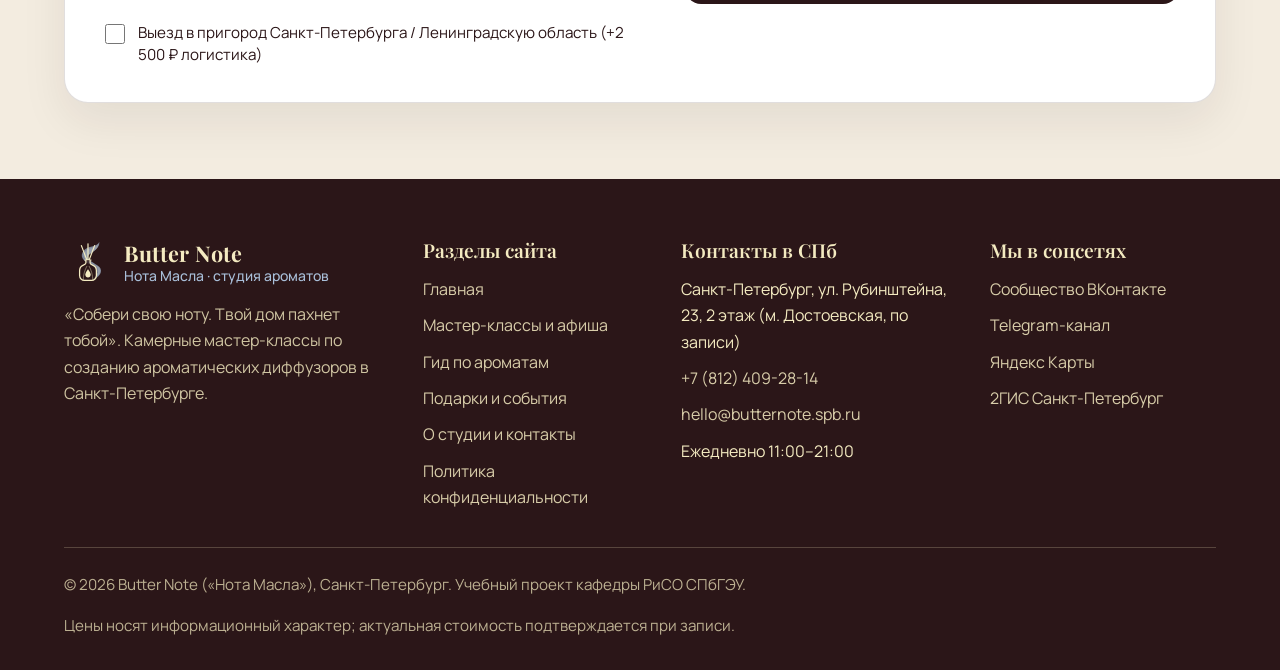
<file: gifts-events.html>
<!DOCTYPE html>
<html lang="ru">
<head>
  <meta charset="UTF-8">
  <meta name="viewport" content="width=device-width, initial-scale=1.0">
  <title>Подарочные сертификаты и выездные мастер-классы по ароматам в СПб | Butter Note</title>
  <meta name="description" content="Подарочные сертификаты на создание диффузора, наборы «Сделай сам», девичники и корпоративные мастер-классы по ароматам в Санкт-Петербурге и ЛО. «Командный аромат» под ключ.">
  <meta name="keywords" content="подарочный сертификат на мастер-класс СПб, выездной мастер-класс диффузоры СПб и ЛО, корпоратив аромат для офиса, девичник мастер-класс СПб">
  <link rel="icon" type="image/png" sizes="16x16" href="images/favicon-16x16.png">
  <link rel="icon" type="image/svg+xml" href="images/favicon-butter-note.svg">
  <link rel="preconnect" href="https://fonts.googleapis.com">
  <link rel="preconnect" href="https://fonts.gstatic.com" crossorigin>
  <link href="https://fonts.googleapis.com/css2?family=Forum&family=Manrope:wght@400;500;600;700&family=Playfair+Display:ital,wght@0,500;0,600;0,700;1,500&display=swap" rel="stylesheet">
  <link rel="stylesheet" href="css/style.css?v=3">
</head>
<body>

  <header class="site-header">
    <div class="container header-inner">
      <a href="index.html" class="brand-link" aria-label="Butter Note — на главную">
        <img src="images/logo-butter-note-dark.svg" alt="Логотип Butter Note — флакон диффузора с палочками и каплей масла" title="Butter Note («Нота Масла»)" class="brand-logo" width="48" height="48">
        <span class="brand-text">
          <span class="brand-name">Butter Note</span>
          <span class="brand-activity">Нота Масла · студия ароматов для дома, СПб</span>
        </span>
      </a>

      <nav class="main-nav" aria-label="Основное меню">
        <a href="index.html" class="nav-link">Главная</a>
        <a href="masterclasses.html" class="nav-link">Мастер-классы</a>
        <a href="aroma-guide.html" class="nav-link">Гид по ароматам</a>
        <a href="gifts-events.html" class="nav-link" aria-current="page">Подарки и события</a>
        <a href="about.html" class="nav-link">О студии</a>
      </nav>

      <div class="header-actions">
        <button type="button" class="btn btn--primary btn--sm" data-open-booking data-booking-format="cert_from">Записаться</button>
        <button type="button" id="burgerBtn" class="burger-btn" aria-label="Открыть меню" aria-expanded="false" aria-controls="mobileNav">
          <svg width="24" height="24" viewBox="0 0 24 24" fill="none" aria-hidden="true">
            <path d="M4 7H20M4 12H20M4 17H20" stroke="currentColor" stroke-width="2" stroke-linecap="round"/>
          </svg>
        </button>
      </div>
    </div>

    <nav id="mobileNav" class="mobile-nav" aria-label="Мобильное меню">
      <div class="mobile-nav-list">
        <a href="index.html" class="nav-link">Главная</a>
        <a href="masterclasses.html" class="nav-link">Мастер-классы</a>
        <a href="aroma-guide.html" class="nav-link">Гид по ароматам</a>
        <a href="gifts-events.html" class="nav-link" aria-current="page">Подарки и события</a>
        <a href="about.html" class="nav-link">О студии</a>
      </div>
      <button type="button" class="btn btn--primary" style="width:100%;" data-open-booking data-booking-format="cert_from">Оформить подарок или событие</button>
    </nav>
    <div class="scroll-progress" id="scrollProgress" aria-hidden="true"></div>
  </header>

  <main>
    <section class="page-hero">
      <canvas class="scent-mist-canvas" aria-hidden="true"></canvas>
      <div class="page-hero-word" aria-hidden="true">ПОДАРКИ И СОБЫТИЯ</div>
      <div class="container">
        <div class="breadcrumbs"><a href="index.html">Главная</a> / Подарки и события</div>
        <h1>Подарочные сертификаты, наборы и события в СПб и ЛО</h1>
        <p class="lead-text">
          Подарок с личной историей вместо шаблонных вещей: электронные и печатные сертификаты, домашние наборы «Сделай сам», а также камерные девичники и выездные корпоративы в Петербурге и пригородах.
        </p>
      </div>
    </section>

    <!-- ПОДАРОЧНЫЙ СЕРТИФИКАТ -->
    <section class="section">
      <div class="container split-feature" style="align-items:center;">
        <div>
          <div style="display:flex;align-items:center;gap:16px;margin-bottom:16px;">
            <img class="seal-float" src="images/logo-butter-note-round.png" alt="Круглая печать логотипа Butter Note — Собери свою ноту" title="Фирменная печать Butter Note для сертификата" width="76" height="76" style="border-radius:50%;">
            <span class="eyebrow" style="margin-bottom:0;">Подарочный сертификат · 6 месяцев</span>
          </div>
          <h2>«Подарок, который пахнет тобой»</h2>
          <p>
            Сертификат можно оформить на конкретный мастер-класс или на удобный номинал. Получательница сама выберет дату, время и любимые ноты, а в конце унесёт домой флакон 100 мл с рецептом на бирке.
          </p>
          <div class="price-display">
            От <span data-price="cert_from">3 900 ₽</span>
          </div>
          <ul class="check-list">
            <li>Электронный PDF-сертификат придёт на почту или в Telegram за 5 минут</li>
            <li>Печатный сертификат в плотном кремовом конверте с ароматной биркой</li>
            <li>Срок действия — 6 месяцев с даты покупки</li>
          </ul>
          <button type="button" class="btn btn--primary" data-open-booking data-booking-format="cert_from" data-booking-note="Заказ подарочного сертификата">Заказать сертификат</button>
        </div>

        <div class="card-media" style="margin-bottom:0;">
          <img src="images/podarochnyy-nabor-diffuzor-butter-note.jpg" alt="Подарочный комплект Butter Note: флакон диффузора, кремовая коробка, бирка и пробники" title="Подарочная упаковка Butter Note">
        </div>
      </div>
    </section>

    <!-- НАБОР СДЕЛАЙ САМ + ТРИПВАЙЕР -->
    <section class="section section--paper-alt">
      <div class="container">
        <div class="section-head">
          <span class="eyebrow">Для домашнего творчества</span>
          <h2>Домашний набор «Сделай сам» и стартовый сет</h2>
        </div>

        <div class="grid-2">
          <article class="card">
            <div>
              <span class="card-tag">Готовый бокс</span>
              <h3>Набор «Сделай сам» (100 мл)</h3>
              <div class="price-display"><span data-price="diy_box">2 900 ₽</span></div>
              <p>Полный комплект для создания диффузора дома в удобном ритме: янтарный флакон 100 мл, безопасная база, 4 мини-эссенции на выбор, пипетки, палочки, кремовая бирка и пошаговая инструкция.</p>
            </div>
            <button type="button" class="btn btn--outline btn--sm" data-open-booking data-booking-format="online_mk" data-booking-note="Набор Сделай сам (100 мл)">Заказать набор</button>
          </article>

          <article class="card card--cream">
            <div>
              <span class="card-tag card-tag--bordeaux">Трипвайер · Знакомство</span>
              <h3>Сет-знакомство «Первая нота»</h3>
              <div class="price-display"><span data-price="tripwire">490 ₽</span></div>
              <p>Три пробника по 5 мл + карта рецептов и депозит <span data-price="tripwire_deposit">490 ₽</span> на будущий мастер-класс. Идеально, если хочется сначала протестировать палитру дома без лишних затрат.</p>
            </div>
            <button type="button" class="btn btn--primary btn--sm" data-open-booking data-booking-format="tripwire" data-booking-note="Заказ трипвайера Первая нота">Попробовать за <span data-price="tripwire">490 ₽</span></button>
          </article>
        </div>
      </div>
    </section>

    <!-- КОРПОРАТИВЫ И ВЫЕЗДНЫЕ СОБЫТИЯ (Тональность «Вы» для B2B согласно брифу) -->
    <section class="section">
      <div class="container split-feature" style="align-items:center;">
        <div class="card-media" style="margin-bottom:0;">
          <img src="images/interyer-studii-aromatov-spb.jpg" alt="Интерьер студии Butter Note с длинным деревянным столом, флаконами и голубыми гортензиями" title="Пространство Butter Note для девичников и мероприятий">
        </div>

        <div>
          <span class="eyebrow">Корпоративным клиентам и организаторам</span>
          <h2>Выездные мастер-классы и «Командный аромат» в СПб и ЛО</h2>
          <p>
            Мы организуем камерные девичники, дни рождения, а также выездные корпоративные мероприятия и тимбилдинги для компаний в Санкт-Петербурге и Ленинградской области (Всеволожск, Мурино, Кудрово, Гатчина, Пушкин).
          </p>
          <div class="price-display">
            От <span data-price="corp_from">3 500 ₽</span>
            <span class="price-unit">/ чел. (от 10 гостей)</span>
          </div>
          <ul class="check-list">
            <li>Привозим всё оборудование, скатерти, эссенции и упаковку на вашу площадку</li>
            <li>Возможна разработка уникального «командного аромата» для вашего офиса</li>
            <li>Работаем с юридическими лицами по счёту и согласуем сценарий за 2 дня</li>
          </ul>
          <a href="#calculator" class="btn btn--primary">Рассчитать бюджет события</a>
        </div>
      </div>
    </section>

    <!-- ИНТЕРАКТИВНЫЙ КАЛЬКУЛЯТОР -->
    <section id="calculator" class="section section--paper-alt">
      <div class="container">
        <div class="calc-card">
          <div class="split-feature" style="align-items:center;">
            <div class="form-stack">
              <span class="eyebrow">Предварительный расчёт</span>
              <h2>Калькулятор события или подарка</h2>

              <div>
                <label for="calcEventType" class="field-label">Выберите формат</label>
                <select id="calcEventType" class="select">
                  <option value="group">Девичник / день рождения в студии</option>
                  <option value="corp">Выездной корпоратив / тимбилдинг (от 10 чел.)</option>
                  <option value="cert">Подарочные сертификаты</option>
                  <option value="diy">Наборы «Сделай сам» (100 мл)</option>
                </select>
              </div>

              <div>
                <label for="calcGuests" class="field-label">Количество гостей или наборов: <strong id="calcGuestsVal">8 чел.</strong></label>
                <input id="calcGuests" type="range" min="2" max="30" value="8" style="width:100%;accent-color:var(--bordeaux);">
              </div>

              <label class="checkbox-row">
                <input id="calcOutskirts" type="checkbox">
                <span>Выезд в пригород Санкт-Петербурга / Ленинградскую область (+2 500 ₽ логистика)</span>
              </label>
            </div>

            <div class="calc-result-box">
              <span class="eyebrow eyebrow--light">Ориентировочная стоимость</span>
              <div id="calcTotal" class="calc-total">31 200 ₽</div>
              <p id="calcBreakdown" style="color:rgba(244,235,193,0.88);margin-bottom:20px;">
                Групповой или девичник · 8 × 3 900 ₽
              </p>
              <button id="calcBookBtn" type="button" class="btn btn--cream" data-open-booking data-booking-format="corp_from">
                Отправить расчёт и уточнить дату
              </button>
            </div>
          </div>
        </div>
      </div>
    </section>
  </main>

  <footer class="site-footer">
    <div class="container">
      <div class="footer-grid">
        <div>
          <a href="index.html" class="brand-link" style="color:var(--cream);margin-bottom:14px;">
            <img src="images/logo-butter-note-light.svg" alt="Светлый логотип Butter Note" title="Butter Note («Нота Масла»)" class="brand-logo" width="46" height="46">
            <span class="brand-text">
              <span class="brand-name" style="color:var(--cream);">Butter Note</span>
              <span class="brand-activity" style="color:var(--dusty-blue);">Нота Масла · студия ароматов</span>
            </span>
          </a>
          <p style="color:rgba(244,235,193,0.82);margin-top:10px;">
            «Собери свою ноту. Твой дом пахнет тобой». Камерные мастер-классы по созданию ароматических диффузоров в Санкт-Петербурге.
          </p>
        </div>

        <div>
          <h3 class="footer-title">Разделы сайта</h3>
          <ul class="footer-links">
            <li><a href="index.html">Главная</a></li>
            <li><a href="masterclasses.html">Мастер-классы и афиша</a></li>
            <li><a href="aroma-guide.html">Гид по ароматам</a></li>
            <li><a href="gifts-events.html">Подарки и события</a></li>
            <li><a href="about.html">О студии и контакты</a></li>
            <li><a href="privacy.html">Политика конфиденциальности</a></li>
          </ul>
        </div>

        <div>
          <h3 class="footer-title">Контакты в СПб</h3>
          <ul class="footer-links">
            <li>Санкт-Петербург, ул. Рубинштейна, 23, 2 этаж (м. Достоевская, по записи)</li>
            <li><a href="tel:+78124092814">+7 (812) 409-28-14</a></li>
            <li><a href="mailto:hello@butternote.spb.ru">hello@butternote.spb.ru</a></li>
            <li>Ежедневно 11:00–21:00</li>
          </ul>
        </div>

        <div>
          <h3 class="footer-title">Мы в соцсетях</h3>
          <ul class="footer-links">
            <li><a href="https://vk.ru/butternote" target="_blank" rel="noopener noreferrer">Сообщество ВКонтакте</a></li>
            <li><a href="https://t.me/butterNoteSPB" target="_blank" rel="noopener noreferrer">Telegram-канал</a></li>
            <li><a href="https://yandex.ru/maps/" target="_blank" rel="noopener noreferrer">Яндекс Карты</a></li>
            <li><a href="https://2gis.ru/spb" target="_blank" rel="noopener noreferrer">2ГИС Санкт-Петербург</a></li>
          </ul>
        </div>
      </div>

      <div class="footer-bottom">
        <span>© 2026 Butter Note («Нота Масла»), Санкт-Петербург. Учебный проект кафедры РиСО СПбГЭУ.</span>
        <span>Цены носят информационный характер; актуальная стоимость подтверждается при записи.</span>
      </div>
    </div>
  </footer>

  <div id="bookingModal" class="modal-backdrop" aria-hidden="true" role="dialog" aria-labelledby="bookingModalTitle">
    <div class="modal-card">
      <button type="button" id="bookingModalClose" class="modal-close" aria-label="Закрыть окно">×</button>
      <span class="eyebrow">Онлайн-запись · СПб</span>
      <h3 id="bookingModalTitle">Забронировать место или набор</h3>
      <form id="bookingForm" class="form-stack">
        <div>
          <label for="bookingFormat" class="field-label">Формат</label>
          <select id="bookingFormat" class="select">
            <option value="group_mk">Групповой мастер-класс (100 мл)</option>
            <option value="pair_mk">Парный / индивидуальный вечер (для двоих)</option>
            <option value="tripwire">Сет-знакомство «Первая нота» (трипвайер)</option>
            <option value="online_mk">Онлайн-мастер-класс с набором материалов</option>
            <option value="cert_from">Подарочный сертификат (6 месяцев)</option>
            <option value="corp_from">Выездной мастер-класс / девичник / корпоратив</option>
          </select>
        </div>
        <div>
          <label for="bookingName" class="field-label">Имя</label>
          <input id="bookingName" type="text" class="input" placeholder="Как к Вам обращаться?" required>
        </div>
        <div>
          <label for="bookingContact" class="field-label">Телефон или Telegram</label>
          <input id="bookingContact" type="text" class="input" placeholder="+7 (999) 000-00-00 или @nick" required>
        </div>
        <div>
          <label for="bookingNote" class="field-label">Пожелания, дата или детали события</label>
          <textarea id="bookingNote" rows="3" class="textarea" placeholder="Количество гостей, удобный адрес или пожелания"></textarea>
        </div>
        <label class="checkbox-row">
          <input type="checkbox" required>
          <span>Соглашаюсь с <a href="privacy.html">политикой конфиденциальности</a></span>
        </label>
        <button type="submit" class="btn btn--primary">Отправить заявку</button>
      </form>
      <div id="bookingStatus" hidden></div>
    </div>
  </div>

  <aside id="cookieBanner" class="cookie-banner" hidden aria-label="Настройки cookies">
    <strong>Мы используем cookies («печеньки» браузера)</strong>
    <p style="margin:6px 0 0;color:rgba(244,235,193,0.85);">
      Они запоминают выбранный формат и помогают делать сайт удобнее. <a href="privacy.html" style="color:var(--dusty-blue);">Подробнее</a>
    </p>
    <div class="cookie-toggles">
      <label class="checkbox-row" style="color:var(--cream);">
        <input type="checkbox" checked disabled>
        <span>Обязательные cookies (работа сайта и форм)</span>
      </label>
      <label class="checkbox-row" style="color:var(--cream);">
        <input id="cookieAnalyticsToggle" type="checkbox" checked>
        <span>Необязательные аналитические cookies</span>
      </label>
    </div>
    <div class="cookie-actions">
      <button type="button" id="cookieAcceptAll" class="btn btn--cream btn--sm">Принять все</button>
      <button type="button" id="cookieSaveChoice" class="btn btn--outline-light btn--sm">Сохранить выбор</button>
    </div>
  </aside>

  <script src="js/prices-config.js"></script>
  <script src="js/main.js?v=3"></script>
</body>
</html>
</file>
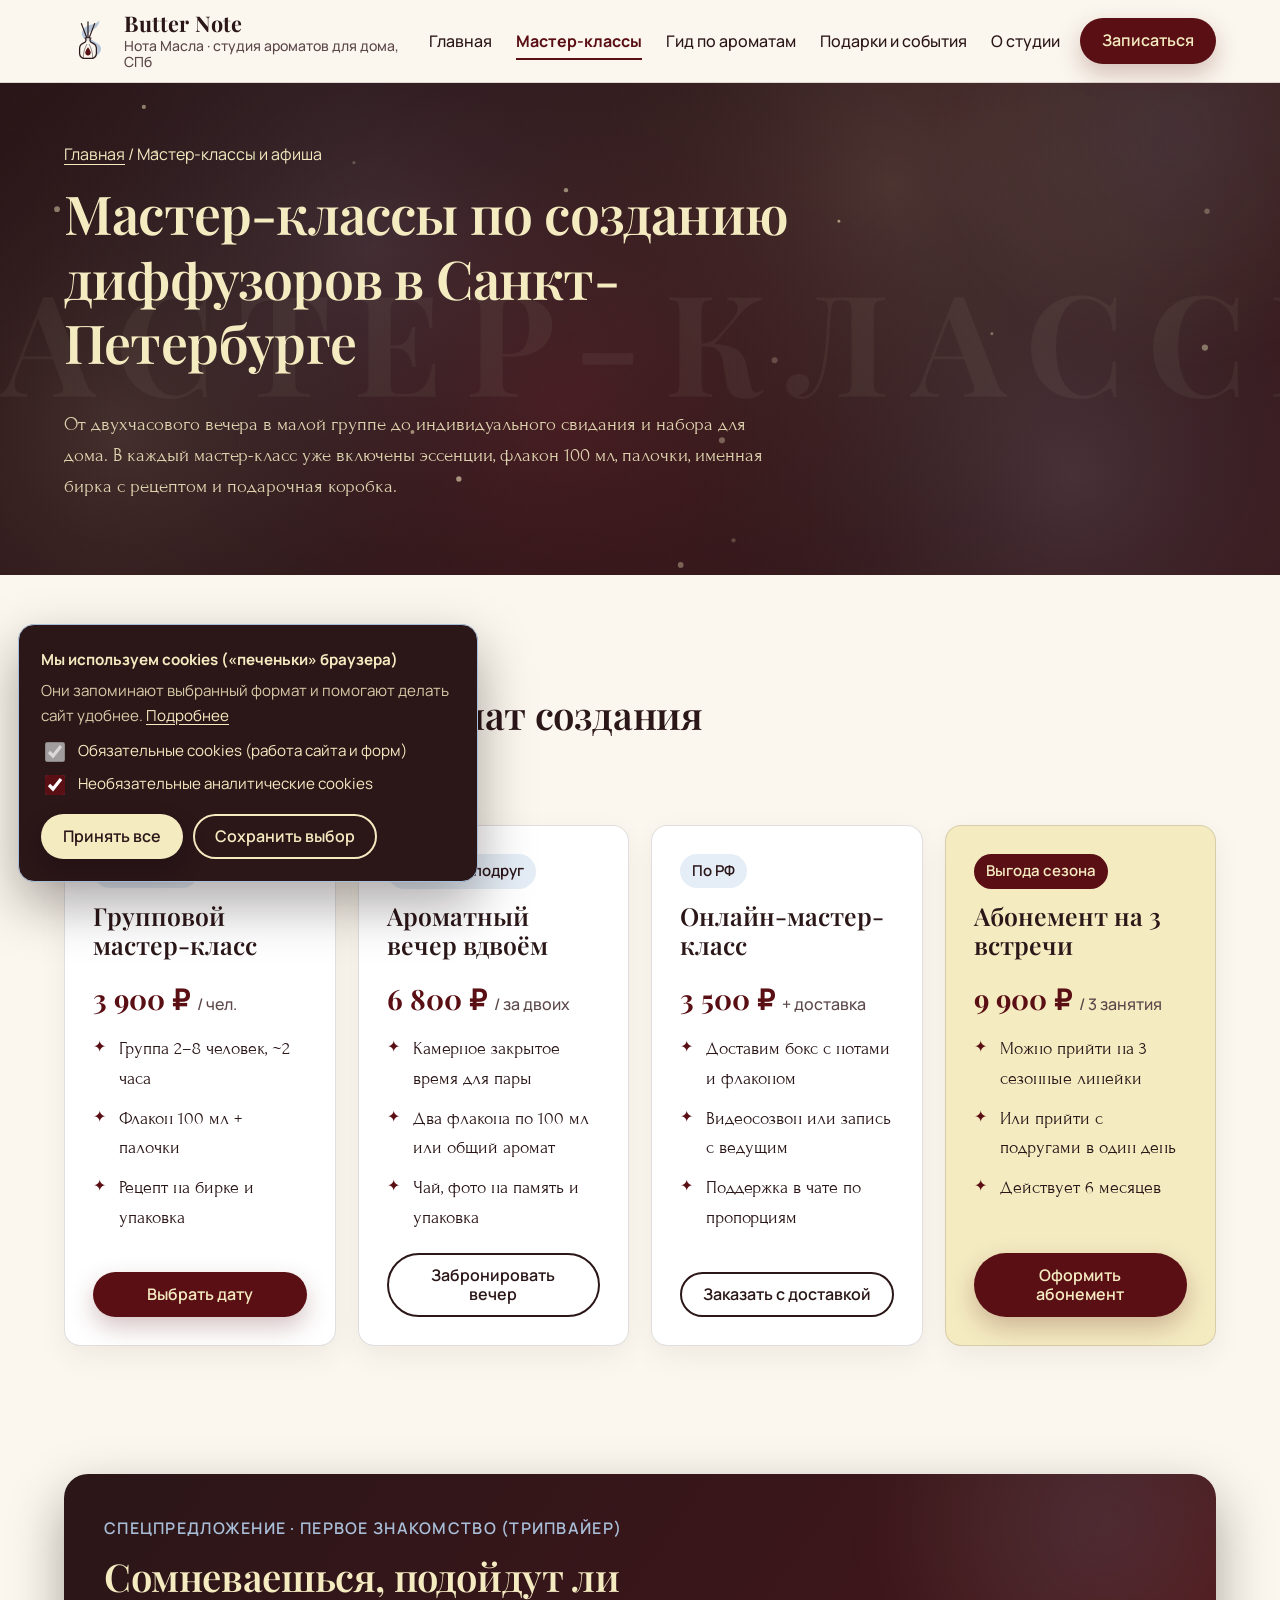
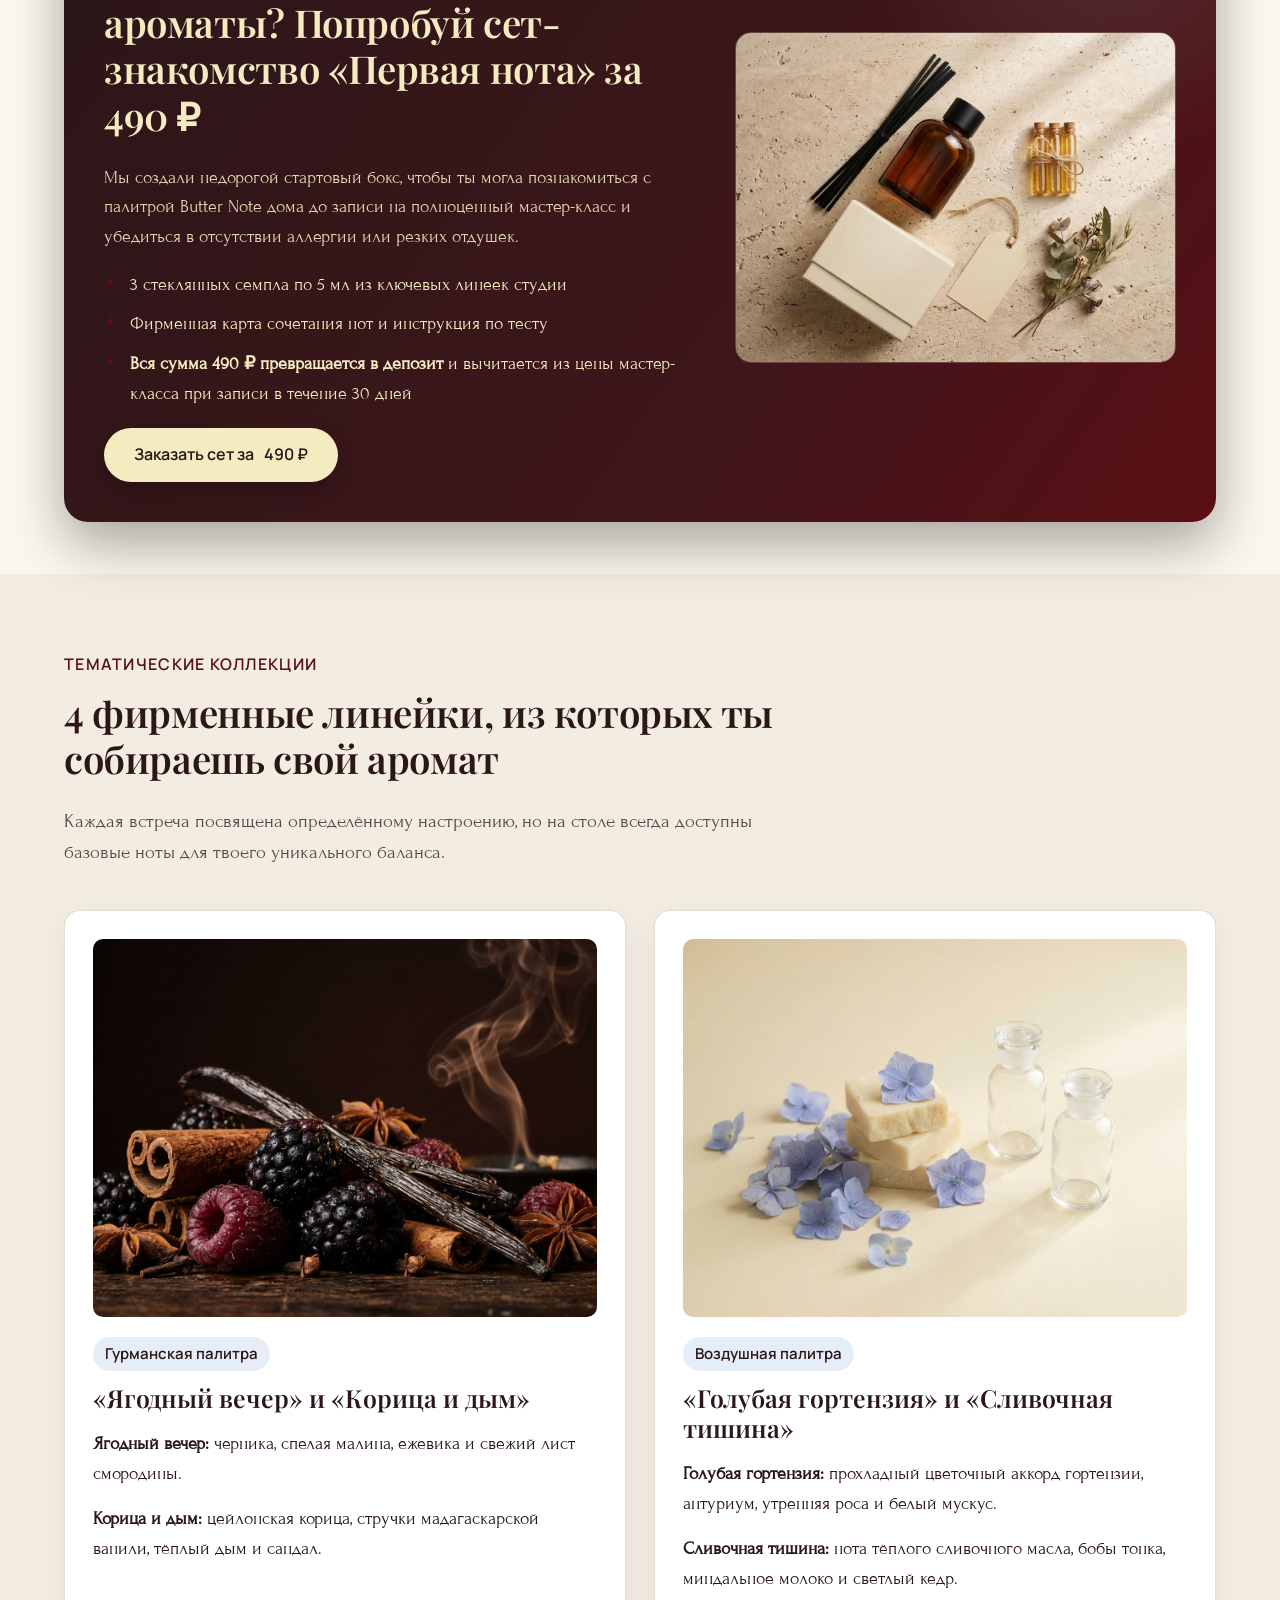
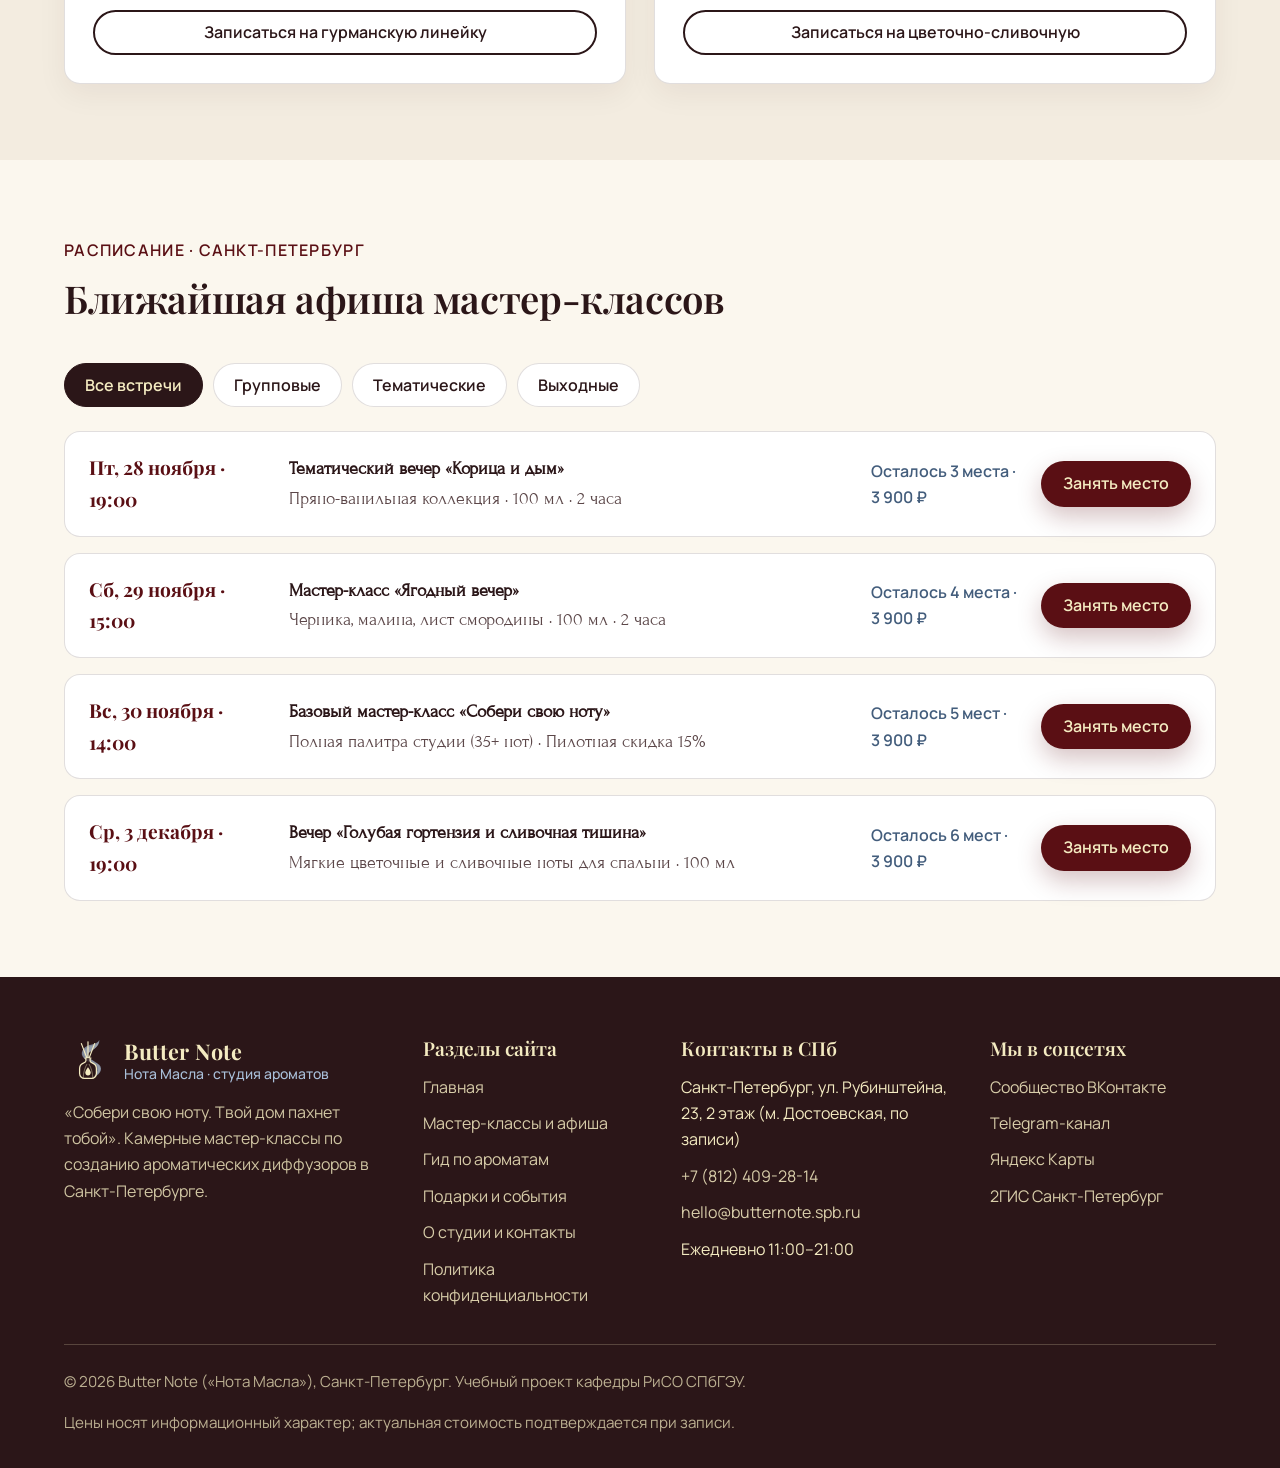
<file: masterclasses.html>
<!DOCTYPE html>
<html lang="ru">
<head>
  <meta charset="UTF-8">
  <meta name="viewport" content="width=device-width, initial-scale=1.0">
  <title>Мастер-классы по созданию диффузоров в СПб — цены и афиша | Butter Note</title>
  <meta name="description" content="Групповые, парные и онлайн мастер-классы по созданию ароматических диффузоров 100 мл в Санкт-Петербурге. Тематические линейки, расписание и сет-знакомство за 490 ₽.">
  <meta name="keywords" content="мастер-класс по созданию диффузора СПб, ароматический вечер Санкт-Петербург, сет-знакомство ароматов, тематический мастер-класс Ягодный вечер">
  <link rel="icon" type="image/png" sizes="16x16" href="images/favicon-16x16.png">
  <link rel="icon" type="image/svg+xml" href="images/favicon-butter-note.svg">
  <link rel="preconnect" href="https://fonts.googleapis.com">
  <link rel="preconnect" href="https://fonts.gstatic.com" crossorigin>
  <link href="https://fonts.googleapis.com/css2?family=Forum&family=Manrope:wght@400;500;600;700&family=Playfair+Display:ital,wght@0,500;0,600;0,700;1,500&display=swap" rel="stylesheet">
  <link rel="stylesheet" href="css/style.css?v=3">
</head>
<body>

  <header class="site-header">
    <div class="container header-inner">
      <a href="index.html" class="brand-link" aria-label="Butter Note — на главную">
        <img src="images/logo-butter-note-dark.svg" alt="Логотип Butter Note — флакон диффузора с палочками и каплей масла" title="Butter Note («Нота Масла»)" class="brand-logo" width="48" height="48">
        <span class="brand-text">
          <span class="brand-name">Butter Note</span>
          <span class="brand-activity">Нота Масла · студия ароматов для дома, СПб</span>
        </span>
      </a>

      <nav class="main-nav" aria-label="Основное меню">
        <a href="index.html" class="nav-link">Главная</a>
        <a href="masterclasses.html" class="nav-link" aria-current="page">Мастер-классы</a>
        <a href="aroma-guide.html" class="nav-link">Гид по ароматам</a>
        <a href="gifts-events.html" class="nav-link">Подарки и события</a>
        <a href="about.html" class="nav-link">О студии</a>
      </nav>

      <div class="header-actions">
        <button type="button" class="btn btn--primary btn--sm" data-open-booking data-booking-format="group_mk">Записаться</button>
        <button type="button" id="burgerBtn" class="burger-btn" aria-label="Открыть меню" aria-expanded="false" aria-controls="mobileNav">
          <svg width="24" height="24" viewBox="0 0 24 24" fill="none" aria-hidden="true">
            <path d="M4 7H20M4 12H20M4 17H20" stroke="currentColor" stroke-width="2" stroke-linecap="round"/>
          </svg>
        </button>
      </div>
    </div>

    <nav id="mobileNav" class="mobile-nav" aria-label="Мобильное меню">
      <div class="mobile-nav-list">
        <a href="index.html" class="nav-link">Главная</a>
        <a href="masterclasses.html" class="nav-link" aria-current="page">Мастер-классы</a>
        <a href="aroma-guide.html" class="nav-link">Гид по ароматам</a>
        <a href="gifts-events.html" class="nav-link">Подарки и события</a>
        <a href="about.html" class="nav-link">О студии</a>
      </div>
      <button type="button" class="btn btn--primary" style="width:100%;" data-open-booking data-booking-format="group_mk">Записаться на мастер-класс</button>
    </nav>
    <div class="scroll-progress" id="scrollProgress" aria-hidden="true"></div>
  </header>

  <main>
    <section class="page-hero">
      <canvas class="scent-mist-canvas" aria-hidden="true"></canvas>
      <div class="page-hero-word" aria-hidden="true">МАСТЕР-КЛАССЫ</div>
      <div class="container">
        <div class="breadcrumbs"><a href="index.html">Главная</a> / Мастер-классы и афиша</div>
        <h1>Мастер-классы по созданию диффузоров в Санкт-Петербурге</h1>
        <p class="lead-text">
          От двухчасового вечера в малой группе до индивидуального свидания и набора для дома. В каждый мастер-класс уже включены эссенции, флакон 100 мл, палочки, именная бирка с рецептом и подарочная коробка.
        </p>
      </div>
    </section>

    <!-- ФОРМАТЫ И СТОИМОСТЬ -->
    <section class="section">
      <div class="container">
        <div class="section-head">
          <span class="eyebrow">Форматы участия</span>
          <h2>Выбери удобный формат создания аромата</h2>
        </div>

        <div class="grid-4">
          <article class="card">
            <div>
              <span class="card-tag">Хит студии</span>
              <h3>Групповой мастер-класс</h3>
              <div class="price-display">
                <span data-price="group_mk">3 900 ₽</span>
                <span class="price-unit">/ чел.</span>
              </div>
              <ul class="check-list">
                <li>Группа 2–8 человек, ~2 часа</li>
                <li>Флакон 100 мл + палочки</li>
                <li>Рецепт на бирке и упаковка</li>
              </ul>
            </div>
            <button type="button" class="btn btn--primary btn--sm" data-open-booking data-booking-format="group_mk">Выбрать дату</button>
          </article>

          <article class="card">
            <div>
              <span class="card-tag">Для пар и подруг</span>
              <h3>Ароматный вечер вдвоём</h3>
              <div class="price-display">
                <span data-price="pair_mk">6 800 ₽</span>
                <span class="price-unit">/ за двоих</span>
              </div>
              <ul class="check-list">
                <li>Камерное закрытое время для пары</li>
                <li>Два флакона по 100 мл или общий аромат</li>
                <li>Чай, фото на память и упаковка</li>
              </ul>
            </div>
            <button type="button" class="btn btn--outline btn--sm" data-open-booking data-booking-format="pair_mk">Забронировать вечер</button>
          </article>

          <article class="card">
            <div>
              <span class="card-tag">По РФ</span>
              <h3>Онлайн-мастер-класс</h3>
              <div class="price-display">
                <span data-price="online_mk">3 500 ₽</span>
                <span class="price-unit">+ доставка</span>
              </div>
              <ul class="check-list">
                <li>Доставим бокс с нотами и флаконом</li>
                <li>Видеосозвон или запись с ведущим</li>
                <li>Поддержка в чате по пропорциям</li>
              </ul>
            </div>
            <button type="button" class="btn btn--outline btn--sm" data-open-booking data-booking-format="online_mk">Заказать с доставкой</button>
          </article>

          <article class="card card--cream">
            <div>
              <span class="card-tag card-tag--bordeaux">Выгода сезона</span>
              <h3>Абонемент на 3 встречи</h3>
              <div class="price-display">
                <span data-price="abonement_3">9 900 ₽</span>
                <span class="price-unit">/ 3 занятия</span>
              </div>
              <ul class="check-list">
                <li>Можно прийти на 3 сезонные линейки</li>
                <li>Или прийти с подругами в один день</li>
                <li>Действует 6 месяцев</li>
              </ul>
            </div>
            <button type="button" class="btn btn--primary btn--sm" data-open-booking data-booking-format="group_mk" data-booking-note="Абонемент на 3 мастер-класса">Оформить абонемент</button>
          </article>
        </div>
      </div>
    </section>

    <!-- ТРИПВАЙЕР (ОБЯЗАТЕЛЬНЫЙ ЭЛЕМЕНТ ЗАДАНИЯ!) -->
    <section id="tripwire" class="section section--compact">
      <div class="container">
        <div class="tripwire-banner">
          <div>
            <span class="eyebrow eyebrow--light">Спецпредложение · Первое знакомство (Трипвайер)</span>
            <h2>Сомневаешься, подойдут ли ароматы? Попробуй сет-знакомство «Первая нота» за <span data-price="tripwire">490 ₽</span></h2>
            <p style="color:rgba(244,235,193,0.9);margin-bottom:18px;">
              Мы создали недорогой стартовый бокс, чтобы ты могла познакомиться с палитрой Butter Note дома до записи на полноценный мастер-класс и убедиться в отсутствии аллергии или резких отдушек.
            </p>
            <ul class="check-list">
              <li>3 стеклянных семпла по 5 мл из ключевых линеек студии</li>
              <li>Фирменная карта сочетания нот и инструкция по тесту</li>
              <li><strong>Вся сумма <span data-price="tripwire_deposit">490 ₽</span> превращается в депозит</strong> и вычитается из цены мастер-класса при записи в течение 30 дней</li>
            </ul>
            <button type="button" class="btn btn--cream" data-open-booking data-booking-format="tripwire" data-booking-note="Заказ трипвайера «Первая нота»">
              Заказать сет за <span data-price="tripwire">490 ₽</span>
            </button>
          </div>

          <div class="tripwire-media">
            <img src="images/podarochnyy-nabor-diffuzor-butter-note.jpg" alt="Три стеклянных пробника с ароматами Butter Note и карта рецепта" title="Сет-знакомство Первая нота — трипвайер Butter Note">
          </div>
        </div>
      </div>
    </section>

    <!-- ТЕМАТИЧЕСКИЕ АРОМАТНЫЕ ЛИНЕЙКИ -->
    <section class="section section--paper-alt">
      <div class="container">
        <div class="section-head">
          <span class="eyebrow">Тематические коллекции</span>
          <h2>4 фирменные линейки, из которых ты собираешь свой аромат</h2>
          <p class="lead-text">Каждая встреча посвящена определённому настроению, но на столе всегда доступны базовые ноты для твоего уникального баланса.</p>
        </div>

        <div class="grid-2">
          <article class="card">
            <div>
              <div class="card-media">
                <img src="images/yagodno-pryanaya-kollektsiya-aromatov.jpg" alt="Спелая черника, малина, палочки корицы и стручки ванили на тёмном фоне" title="Ягодно-пряная коллекция Butter Note">
              </div>
              <span class="card-tag">Гурманская палитра</span>
              <h3>«Ягодный вечер» и «Корица и дым»</h3>
              <p><strong>Ягодный вечер:</strong> черника, спелая малина, ежевика и свежий лист смородины.</p>
              <p><strong>Корица и дым:</strong> цейлонская корица, стручки мадагаскарской ванили, тёплый дым и сандал.</p>
            </div>
            <button type="button" class="btn btn--outline btn--sm" data-open-booking data-booking-format="group_mk" data-booking-note="Хочу на линейку Ягодный вечер / Корица и дым">Записаться на гурманскую линейку</button>
          </article>

          <article class="card">
            <div>
              <div class="card-media">
                <img src="images/gortenziya-slivochnye-noty-aromat.jpg" alt="Пыльно-голубые лепестки гортензии рядом со сливочной текстурой и флаконами" title="Цветочная и сливочная коллекция Butter Note">
              </div>
              <span class="card-tag">Воздушная палитра</span>
              <h3>«Голубая гортензия» и «Сливочная тишина»</h3>
              <p><strong>Голубая гортензия:</strong> прохладный цветочный аккорд гортензии, антуриум, утренняя роса и белый мускус.</p>
              <p><strong>Сливочная тишина:</strong> нота тёплого сливочного масла, бобы тонка, миндальное молоко и светлый кедр.</p>
            </div>
            <button type="button" class="btn btn--outline btn--sm" data-open-booking data-booking-format="group_mk" data-booking-note="Хочу на линейку Голубая гортензия / Сливочная тишина">Записаться на цветочно-сливочную</button>
          </article>
        </div>
      </div>
    </section>

    <!-- АФИША С ФИЛЬТРАЦИЕЙ -->
    <section class="section">
      <div class="container">
        <div class="section-head">
          <span class="eyebrow">Расписание · Санкт-Петербург</span>
          <h2>Ближайшая афиша мастер-классов</h2>
        </div>

        <div id="scheduleFilters" class="filter-pills" role="group" aria-label="Фильтр расписания">
          <button type="button" class="filter-pill is-active" data-filter="all">Все встречи</button>
          <button type="button" class="filter-pill" data-filter="group">Групповые</button>
          <button type="button" class="filter-pill" data-filter="themed">Тематические</button>
          <button type="button" class="filter-pill" data-filter="weekend">Выходные</button>
        </div>

        <div class="schedule-list">
          <div class="schedule-row" data-category="group themed">
            <div class="schedule-date">Пт, 28 ноября · 19:00</div>
            <div>
              <strong>Тематический вечер «Корица и дым»</strong>
              <div style="color:var(--ink-muted);">Пряно-ванильная коллекция · 100 мл · 2 часа</div>
            </div>
            <div class="schedule-seats">Осталось 3 места · <span data-price="group_mk">3 900 ₽</span></div>
            <button type="button" class="btn btn--primary btn--sm" data-open-booking data-booking-format="group_mk" data-booking-note="Пт 28 ноября 19:00 — Корица и дым">Занять место</button>
          </div>

          <div class="schedule-row" data-category="group weekend themed">
            <div class="schedule-date">Сб, 29 ноября · 15:00</div>
            <div>
              <strong>Мастер-класс «Ягодный вечер»</strong>
              <div style="color:var(--ink-muted);">Черника, малина, лист смородины · 100 мл · 2 часа</div>
            </div>
            <div class="schedule-seats">Осталось 4 места · <span data-price="group_mk">3 900 ₽</span></div>
            <button type="button" class="btn btn--primary btn--sm" data-open-booking data-booking-format="group_mk" data-booking-note="Сб 29 ноября 15:00 — Ягодный вечер">Занять место</button>
          </div>

          <div class="schedule-row" data-category="group weekend">
            <div class="schedule-date">Вс, 30 ноября · 14:00</div>
            <div>
              <strong>Базовый мастер-класс «Собери свою ноту»</strong>
              <div style="color:var(--ink-muted);">Полная палитра студии (35+ нот) · Пилотная скидка <span data-price="pilot_discount_percent">15%</span></div>
            </div>
            <div class="schedule-seats">Осталось 5 мест · <span data-price="group_mk">3 900 ₽</span></div>
            <button type="button" class="btn btn--primary btn--sm" data-open-booking data-booking-format="group_mk" data-booking-note="Вс 30 ноября 14:00 — Базовый МК (пилотная группа)">Занять место</button>
          </div>

          <div class="schedule-row" data-category="themed">
            <div class="schedule-date">Ср, 3 декабря · 19:00</div>
            <div>
              <strong>Вечер «Голубая гортензия и сливочная тишина»</strong>
              <div style="color:var(--ink-muted);">Мягкие цветочные и сливочные ноты для спальни · 100 мл</div>
            </div>
            <div class="schedule-seats">Осталось 6 мест · <span data-price="group_mk">3 900 ₽</span></div>
            <button type="button" class="btn btn--primary btn--sm" data-open-booking data-booking-format="group_mk" data-booking-note="Ср 3 декабря 19:00 — Голубая гортензия">Занять место</button>
          </div>
        </div>
      </div>
    </section>
  </main>

  <footer class="site-footer">
    <div class="container">
      <div class="footer-grid">
        <div>
          <a href="index.html" class="brand-link" style="color:var(--cream);margin-bottom:14px;">
            <img src="images/logo-butter-note-light.svg" alt="Светлый логотип Butter Note" title="Butter Note («Нота Масла»)" class="brand-logo" width="46" height="46">
            <span class="brand-text">
              <span class="brand-name" style="color:var(--cream);">Butter Note</span>
              <span class="brand-activity" style="color:var(--dusty-blue);">Нота Масла · студия ароматов</span>
            </span>
          </a>
          <p style="color:rgba(244,235,193,0.82);margin-top:10px;">
            «Собери свою ноту. Твой дом пахнет тобой». Камерные мастер-классы по созданию ароматических диффузоров в Санкт-Петербурге.
          </p>
        </div>

        <div>
          <h3 class="footer-title">Разделы сайта</h3>
          <ul class="footer-links">
            <li><a href="index.html">Главная</a></li>
            <li><a href="masterclasses.html">Мастер-классы и афиша</a></li>
            <li><a href="aroma-guide.html">Гид по ароматам</a></li>
            <li><a href="gifts-events.html">Подарки и события</a></li>
            <li><a href="about.html">О студии и контакты</a></li>
            <li><a href="privacy.html">Политика конфиденциальности</a></li>
          </ul>
        </div>

        <div>
          <h3 class="footer-title">Контакты в СПб</h3>
          <ul class="footer-links">
            <li>Санкт-Петербург, ул. Рубинштейна, 23, 2 этаж (м. Достоевская, по записи)</li>
            <li><a href="tel:+78124092814">+7 (812) 409-28-14</a></li>
            <li><a href="mailto:hello@butternote.spb.ru">hello@butternote.spb.ru</a></li>
            <li>Ежедневно 11:00–21:00</li>
          </ul>
        </div>

        <div>
          <h3 class="footer-title">Мы в соцсетях</h3>
          <ul class="footer-links">
            <li><a href="https://vk.ru/butternote" target="_blank" rel="noopener noreferrer">Сообщество ВКонтакте</a></li>
            <li><a href="https://t.me/butterNoteSPB" target="_blank" rel="noopener noreferrer">Telegram-канал</a></li>
            <li><a href="https://yandex.ru/maps/" target="_blank" rel="noopener noreferrer">Яндекс Карты</a></li>
            <li><a href="https://2gis.ru/spb" target="_blank" rel="noopener noreferrer">2ГИС Санкт-Петербург</a></li>
          </ul>
        </div>
      </div>

      <div class="footer-bottom">
        <span>© 2026 Butter Note («Нота Масла»), Санкт-Петербург. Учебный проект кафедры РиСО СПбГЭУ.</span>
        <span>Цены носят информационный характер; актуальная стоимость подтверждается при записи.</span>
      </div>
    </div>
  </footer>

  <div id="bookingModal" class="modal-backdrop" aria-hidden="true" role="dialog" aria-labelledby="bookingModalTitle">
    <div class="modal-card">
      <button type="button" id="bookingModalClose" class="modal-close" aria-label="Закрыть окно">×</button>
      <span class="eyebrow">Онлайн-запись · СПб</span>
      <h3 id="bookingModalTitle">Забронировать место или набор</h3>
      <form id="bookingForm" class="form-stack">
        <div>
          <label for="bookingFormat" class="field-label">Формат</label>
          <select id="bookingFormat" class="select">
            <option value="group_mk">Групповой мастер-класс (100 мл)</option>
            <option value="pair_mk">Парный / индивидуальный вечер (для двоих)</option>
            <option value="tripwire">Сет-знакомство «Первая нота» (трипвайер)</option>
            <option value="online_mk">Онлайн-мастер-класс с набором материалов</option>
            <option value="cert_from">Подарочный сертификат (6 месяцев)</option>
            <option value="corp_from">Выездной мастер-класс / девичник / корпоратив</option>
          </select>
        </div>
        <div>
          <label for="bookingName" class="field-label">Имя</label>
          <input id="bookingName" type="text" class="input" placeholder="Как к тебе обращаться?" required>
        </div>
        <div>
          <label for="bookingContact" class="field-label">Телефон или Telegram</label>
          <input id="bookingContact" type="text" class="input" placeholder="+7 (999) 000-00-00 или @nick" required>
        </div>
        <div>
          <label for="bookingNote" class="field-label">Пожелания, дата или особенности по аллергии</label>
          <textarea id="bookingNote" rows="3" class="textarea" placeholder="Укажи удобный день и предпочтения по нотам"></textarea>
        </div>
        <label class="checkbox-row">
          <input type="checkbox" required>
          <span>Соглашаюсь с <a href="privacy.html">политикой конфиденциальности</a></span>
        </label>
        <button type="submit" class="btn btn--primary">Отправить заявку</button>
      </form>
      <div id="bookingStatus" hidden></div>
    </div>
  </div>

  <aside id="cookieBanner" class="cookie-banner" hidden aria-label="Настройки cookies">
    <strong>Мы используем cookies («печеньки» браузера)</strong>
    <p style="margin:6px 0 0;color:rgba(244,235,193,0.85);">
      Они запоминают выбранный формат и помогают делать сайт удобнее. <a href="privacy.html" style="color:var(--dusty-blue);">Подробнее</a>
    </p>
    <div class="cookie-toggles">
      <label class="checkbox-row" style="color:var(--cream);">
        <input type="checkbox" checked disabled>
        <span>Обязательные cookies (работа сайта и форм)</span>
      </label>
      <label class="checkbox-row" style="color:var(--cream);">
        <input id="cookieAnalyticsToggle" type="checkbox" checked>
        <span>Необязательные аналитические cookies</span>
      </label>
    </div>
    <div class="cookie-actions">
      <button type="button" id="cookieAcceptAll" class="btn btn--cream btn--sm">Принять все</button>
      <button type="button" id="cookieSaveChoice" class="btn btn--outline-light btn--sm">Сохранить выбор</button>
    </div>
  </aside>

  <script src="js/prices-config.js"></script>
  <script src="js/main.js?v=3"></script>
</body>
</html>
</file>
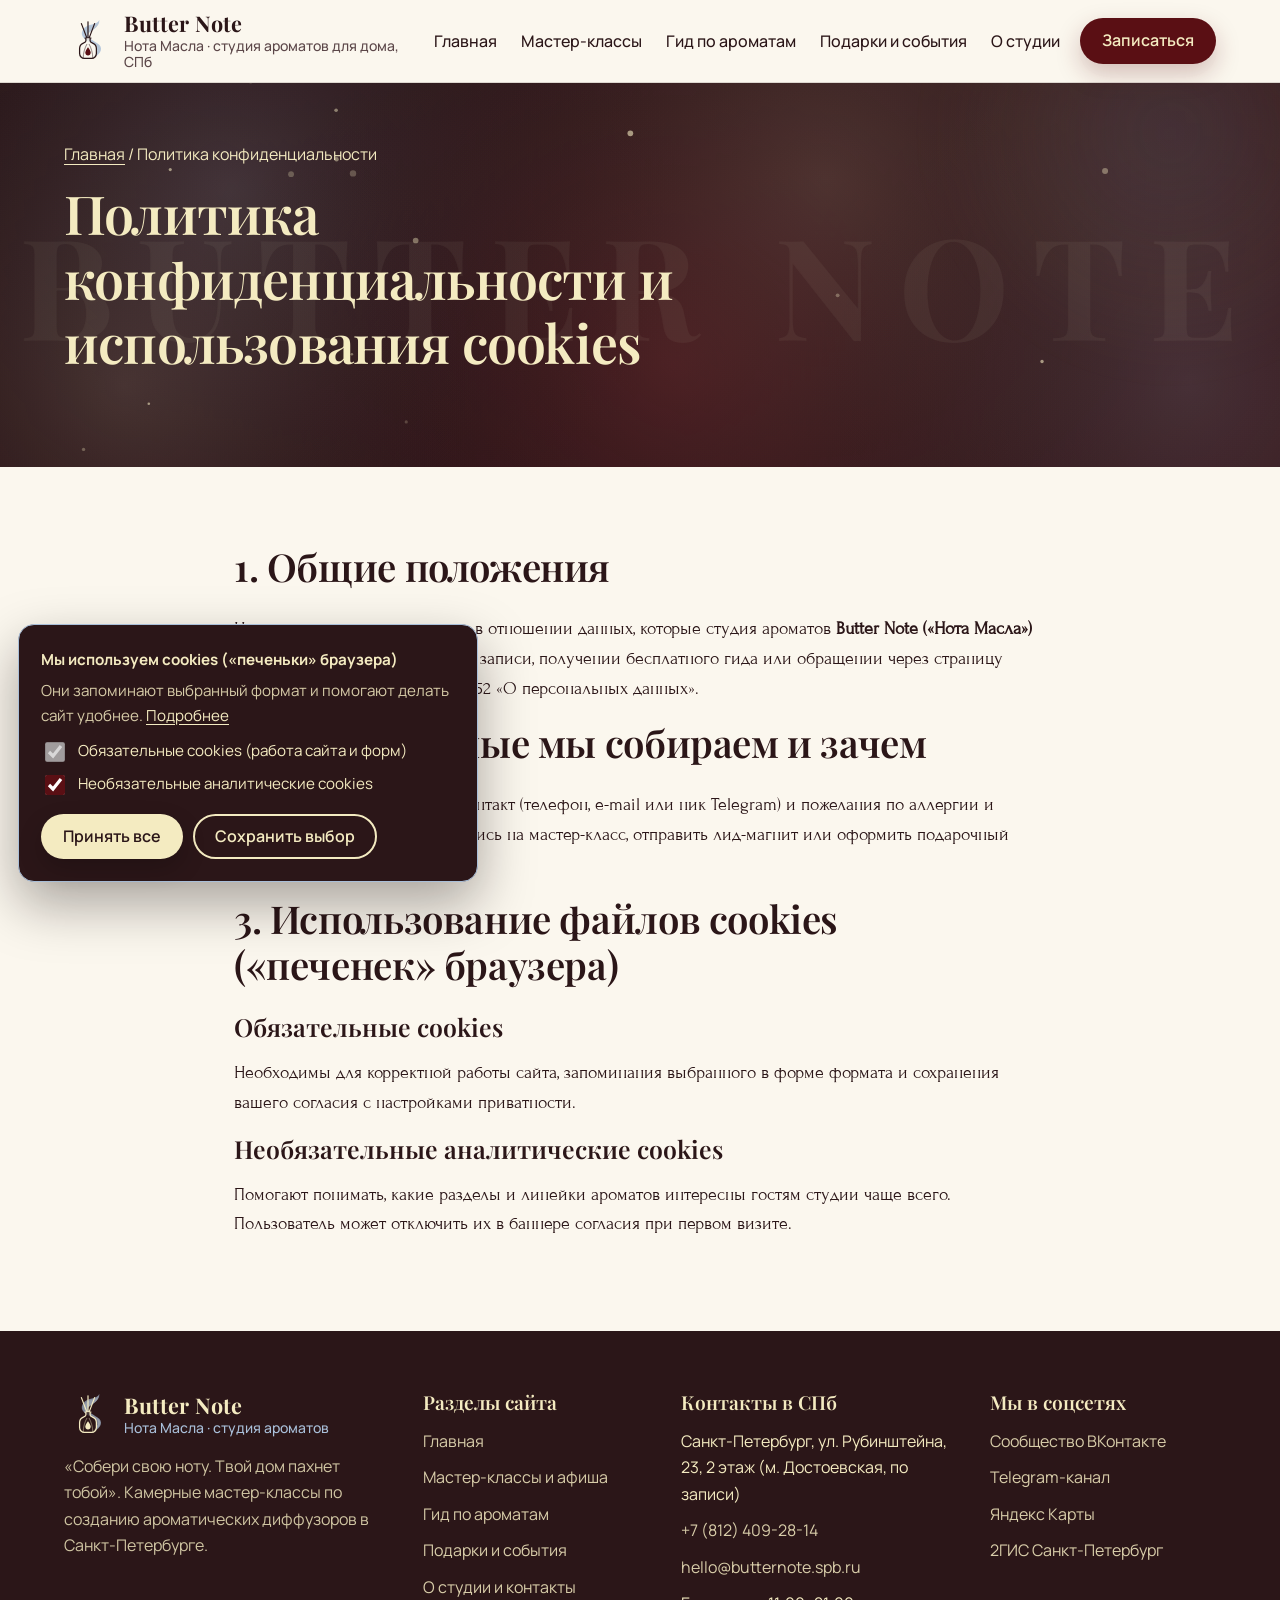
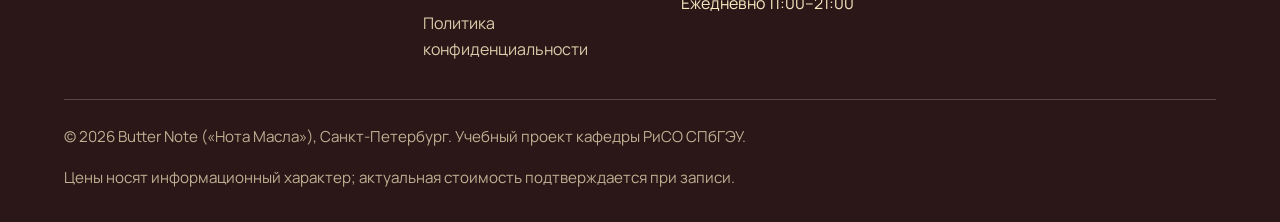
<file: privacy.html>
<!DOCTYPE html>
<html lang="ru">
<head>
  <meta charset="UTF-8">
  <meta name="viewport" content="width=device-width, initial-scale=1.0">
  <title>Политика конфиденциальности и cookies | Butter Note («Нота Масла»)</title>
  <meta name="description" content="Порядок обработки персональных данных и использования файлов cookies на сайте студии ароматов Butter Note («Нота Масла») в Санкт-Петербурге.">
  <link rel="icon" type="image/png" sizes="16x16" href="images/favicon-16x16.png">
  <link rel="icon" type="image/svg+xml" href="images/favicon-butter-note.svg">
  <link rel="preconnect" href="https://fonts.googleapis.com">
  <link rel="preconnect" href="https://fonts.gstatic.com" crossorigin>
  <link href="https://fonts.googleapis.com/css2?family=Forum&family=Manrope:wght@400;500;600;700&family=Playfair+Display:ital,wght@0,500;0,600;0,700;1,500&display=swap" rel="stylesheet">
  <link rel="stylesheet" href="css/style.css?v=3">
</head>
<body>

  <header class="site-header">
    <div class="container header-inner">
      <a href="index.html" class="brand-link" aria-label="Butter Note — на главную">
        <img src="images/logo-butter-note-dark.svg" alt="Логотип Butter Note — флакон диффузора с палочками и каплей масла" title="Butter Note («Нота Масла»)" class="brand-logo" width="48" height="48">
        <span class="brand-text">
          <span class="brand-name">Butter Note</span>
          <span class="brand-activity">Нота Масла · студия ароматов для дома, СПб</span>
        </span>
      </a>

      <nav class="main-nav" aria-label="Основное меню">
        <a href="index.html" class="nav-link">Главная</a>
        <a href="masterclasses.html" class="nav-link">Мастер-классы</a>
        <a href="aroma-guide.html" class="nav-link">Гид по ароматам</a>
        <a href="gifts-events.html" class="nav-link">Подарки и события</a>
        <a href="about.html" class="nav-link">О студии</a>
      </nav>

      <div class="header-actions">
        <button type="button" class="btn btn--primary btn--sm" data-open-booking data-booking-format="group_mk">Записаться</button>
        <button type="button" id="burgerBtn" class="burger-btn" aria-label="Открыть меню" aria-expanded="false" aria-controls="mobileNav">
          <svg width="24" height="24" viewBox="0 0 24 24" fill="none" aria-hidden="true">
            <path d="M4 7H20M4 12H20M4 17H20" stroke="currentColor" stroke-width="2" stroke-linecap="round"/>
          </svg>
        </button>
      </div>
    </div>

    <nav id="mobileNav" class="mobile-nav" aria-label="Мобильное меню">
      <div class="mobile-nav-list">
        <a href="index.html" class="nav-link">Главная</a>
        <a href="masterclasses.html" class="nav-link">Мастер-классы</a>
        <a href="aroma-guide.html" class="nav-link">Гид по ароматам</a>
        <a href="gifts-events.html" class="nav-link">Подарки и события</a>
        <a href="about.html" class="nav-link">О студии</a>
      </div>
      <button type="button" class="btn btn--primary" style="width:100%;" data-open-booking data-booking-format="group_mk">Записаться на мастер-класс</button>
    </nav>
    <div class="scroll-progress" id="scrollProgress" aria-hidden="true"></div>
  </header>

  <main>
    <section class="page-hero">
      <canvas class="scent-mist-canvas" aria-hidden="true"></canvas>
      <div class="page-hero-word" aria-hidden="true">BUTTER NOTE</div>
      <div class="container">
        <div class="breadcrumbs"><a href="index.html">Главная</a> / Политика конфиденциальности</div>
        <h1>Политика конфиденциальности и использования cookies</h1>
      </div>
    </section>

    <section class="section">
      <div class="container" style="max-width:860px;">
        <h2>1. Общие положения</h2>
        <p>
          Настоящая политика действует в отношении данных, которые студия ароматов <strong>Butter Note («Нота Масла»)</strong> получает при заполнении форм записи, получении бесплатного гида или обращении через страницу контактов в соответствии с ФЗ-152 «О персональных данных».
        </p>

        <h2>2. Какие данные мы собираем и зачем</h2>
        <p>
          Мы запрашиваем только имя, контакт (телефон, e-mail или ник Telegram) и пожелания по аллергии и формату, чтобы подтвердить запись на мастер-класс, отправить лид-магнит или оформить подарочный сертификат.
        </p>

        <h2>3. Использование файлов cookies («печенек» браузера)</h2>
        <h3>Обязательные cookies</h3>
        <p>Необходимы для корректной работы сайта, запоминания выбранного в форме формата и сохранения вашего согласия с настройками приватности.</p>
        <h3>Необязательные аналитические cookies</h3>
        <p>Помогают понимать, какие разделы и линейки ароматов интересны гостям студии чаще всего. Пользователь может отключить их в баннере согласия при первом визите.</p>
      </div>
    </section>
  </main>

  <footer class="site-footer">
    <div class="container">
      <div class="footer-grid">
        <div>
          <a href="index.html" class="brand-link" style="color:var(--cream);margin-bottom:14px;">
            <img src="images/logo-butter-note-light.svg" alt="Светлый логотип Butter Note" title="Butter Note («Нота Масла»)" class="brand-logo" width="46" height="46">
            <span class="brand-text">
              <span class="brand-name" style="color:var(--cream);">Butter Note</span>
              <span class="brand-activity" style="color:var(--dusty-blue);">Нота Масла · студия ароматов</span>
            </span>
          </a>
          <p style="color:rgba(244,235,193,0.82);margin-top:10px;">
            «Собери свою ноту. Твой дом пахнет тобой». Камерные мастер-классы по созданию ароматических диффузоров в Санкт-Петербурге.
          </p>
        </div>

        <div>
          <h3 class="footer-title">Разделы сайта</h3>
          <ul class="footer-links">
            <li><a href="index.html">Главная</a></li>
            <li><a href="masterclasses.html">Мастер-классы и афиша</a></li>
            <li><a href="aroma-guide.html">Гид по ароматам</a></li>
            <li><a href="gifts-events.html">Подарки и события</a></li>
            <li><a href="about.html">О студии и контакты</a></li>
            <li><a href="privacy.html">Политика конфиденциальности</a></li>
          </ul>
        </div>

        <div>
          <h3 class="footer-title">Контакты в СПб</h3>
          <ul class="footer-links">
            <li>Санкт-Петербург, ул. Рубинштейна, 23, 2 этаж (м. Достоевская, по записи)</li>
            <li><a href="tel:+78124092814">+7 (812) 409-28-14</a></li>
            <li><a href="mailto:hello@butternote.spb.ru">hello@butternote.spb.ru</a></li>
            <li>Ежедневно 11:00–21:00</li>
          </ul>
        </div>

        <div>
          <h3 class="footer-title">Мы в соцсетях</h3>
          <ul class="footer-links">
            <li><a href="https://vk.ru/butternote" target="_blank" rel="noopener noreferrer">Сообщество ВКонтакте</a></li>
            <li><a href="https://t.me/butterNoteSPB" target="_blank" rel="noopener noreferrer">Telegram-канал</a></li>
            <li><a href="https://yandex.ru/maps/" target="_blank" rel="noopener noreferrer">Яндекс Карты</a></li>
            <li><a href="https://2gis.ru/spb" target="_blank" rel="noopener noreferrer">2ГИС Санкт-Петербург</a></li>
          </ul>
        </div>
      </div>

      <div class="footer-bottom">
        <span>© 2026 Butter Note («Нота Масла»), Санкт-Петербург. Учебный проект кафедры РиСО СПбГЭУ.</span>
        <span>Цены носят информационный характер; актуальная стоимость подтверждается при записи.</span>
      </div>
    </div>
  </footer>

  <div id="bookingModal" class="modal-backdrop" aria-hidden="true" role="dialog" aria-labelledby="bookingModalTitle">
    <div class="modal-card">
      <button type="button" id="bookingModalClose" class="modal-close" aria-label="Закрыть окно">×</button>
      <span class="eyebrow">Онлайн-запись · СПб</span>
      <h3 id="bookingModalTitle">Забронировать место или набор</h3>
      <form id="bookingForm" class="form-stack">
        <div>
          <label for="bookingFormat" class="field-label">Формат</label>
          <select id="bookingFormat" class="select">
            <option value="group_mk">Групповой мастер-класс (100 мл)</option>
            <option value="pair_mk">Парный / индивидуальный вечер (для двоих)</option>
            <option value="tripwire">Сет-знакомство «Первая нота» (трипвайер)</option>
            <option value="online_mk">Онлайн-мастер-класс с набором материалов</option>
            <option value="cert_from">Подарочный сертификат (6 месяцев)</option>
            <option value="corp_from">Выездной мастер-класс / девичник / корпоратив</option>
          </select>
        </div>
        <div>
          <label for="bookingName" class="field-label">Имя</label>
          <input id="bookingName" type="text" class="input" placeholder="Как к тебе обращаться?" required>
        </div>
        <div>
          <label for="bookingContact" class="field-label">Телефон или Telegram</label>
          <input id="bookingContact" type="text" class="input" placeholder="+7 (999) 000-00-00 или @nick" required>
        </div>
        <div>
          <label for="bookingNote" class="field-label">Пожелания, дата или особенности по аллергии</label>
          <textarea id="bookingNote" rows="3" class="textarea" placeholder="Укажи удобный день и предпочтения по нотам"></textarea>
        </div>
        <label class="checkbox-row">
          <input type="checkbox" required>
          <span>Соглашаюсь с <a href="privacy.html">политикой конфиденциальности</a></span>
        </label>
        <button type="submit" class="btn btn--primary">Отправить заявку</button>
      </form>
      <div id="bookingStatus" hidden></div>
    </div>
  </div>

  <aside id="cookieBanner" class="cookie-banner" hidden aria-label="Настройки cookies">
    <strong>Мы используем cookies («печеньки» браузера)</strong>
    <p style="margin:6px 0 0;color:rgba(244,235,193,0.85);">
      Они запоминают выбранный формат и помогают делать сайт удобнее. <a href="privacy.html" style="color:var(--dusty-blue);">Подробнее</a>
    </p>
    <div class="cookie-toggles">
      <label class="checkbox-row" style="color:var(--cream);">
        <input type="checkbox" checked disabled>
        <span>Обязательные cookies (работа сайта и форм)</span>
      </label>
      <label class="checkbox-row" style="color:var(--cream);">
        <input id="cookieAnalyticsToggle" type="checkbox" checked>
        <span>Необязательные аналитические cookies</span>
      </label>
    </div>
    <div class="cookie-actions">
      <button type="button" id="cookieAcceptAll" class="btn btn--cream btn--sm">Принять все</button>
      <button type="button" id="cookieSaveChoice" class="btn btn--outline-light btn--sm">Сохранить выбор</button>
    </div>
  </aside>

  <script src="js/prices-config.js"></script>
  <script src="js/main.js?v=3"></script>
</body>
</html>
</file>
<file: css/style.css>
/* ==========================================================================
   BUTTER NOTE («Нота Масла») — Единая дизайн-система
   Цвета мудборда: #2B1618, #5A0F14, #A9BFD9, #F4EBC1
   Шрифты: Playfair Display (заголовки), Forum (основной текст), Manrope (UI)
   ========================================================================== */

:root {
  --espresso: #2B1618;
  --espresso-deep: #1D0E10;
  --espresso-soft: #3D2326;
  --bordeaux: #5A0F14;
  --bordeaux-hover: #74161D;
  --dusty-blue: #A9BFD9;
  --dusty-blue-soft: #E5EDF6;
  --dusty-blue-dark: #435D7C;
  --cream: #F4EBC1;
  --cream-soft: #FAF4DA;
  --paper: #FBF7EE;
  --paper-alt: #F3ECE0;
  --ink: #2B1618;
  --ink-muted: #5C4749;
  --border-warm: rgba(43, 22, 24, 0.14);
  --border-light: rgba(244, 235, 193, 0.22);
  --shadow-soft: 0 18px 46px rgba(43, 22, 24, 0.08);
  --shadow-card: 0 10px 30px rgba(43, 22, 24, 0.06);
  --shadow-dark: 0 22px 54px rgba(15, 6, 7, 0.35);

  --font-display: 'Playfair Display', Georgia, serif;
  --font-editorial: 'Forum', Georgia, serif;
  --font-ui: 'Manrope', -apple-system, BlinkMacSystemFont, 'Segoe UI', sans-serif;

  --radius-sm: 10px;
  --radius-md: 16px;
  --radius-lg: 24px;
  --radius-pill: 999px;
  --radius-arch: 180px 180px 24px 24px;

  --container: 1200px;
  --transition: 0.25s cubic-bezier(0.25, 0.8, 0.25, 1);
}

/* Reset & Base */
*, *::before, *::after {
  box-sizing: border-box;
}

html {
  scroll-behavior: smooth;
  font-size: 16px;
}

body {
  margin: 0;
  padding: 0;
  background-color: var(--paper);
  color: var(--ink);
  font-family: var(--font-editorial);
  font-size: 18px;
  line-height: 1.65;
  -webkit-font-smoothing: antialiased;
  overflow-x: clip;
}

img {
  max-width: 100%;
  height: auto;
  display: block;
}

a {
  color: var(--bordeaux);
  text-decoration-thickness: 1px;
  text-underline-offset: 4px;
  transition: color var(--transition), opacity var(--transition);
}

a:hover {
  color: var(--bordeaux-hover);
}

:focus-visible {
  outline: 3px solid var(--dusty-blue);
  outline-offset: 3px;
}

/* Typography (Strict H1-H6 Hierarchy, minimum 16px readable text) */
h1, h2, h3, h4 {
  font-family: var(--font-display);
  color: var(--espresso);
  margin: 0 0 0.65em;
  line-height: 1.2;
  font-weight: 600;
}

h1 {
  font-size: clamp(2.1rem, 4.2vw, 3.35rem);
  letter-spacing: -0.015em;
}

h2 {
  font-size: clamp(1.7rem, 3vw, 2.45rem);
  letter-spacing: -0.01em;
}

h3 {
  font-size: clamp(1.28rem, 2vw, 1.55rem);
}

h4 {
  font-size: 1.15rem;
}

p {
  margin: 0 0 1rem;
}

.lead-text {
  font-size: clamp(1.12rem, 1.5vw, 1.28rem);
  color: var(--ink-muted);
  line-height: 1.6;
}

.eyebrow {
  font-family: var(--font-ui);
  font-size: 1rem;
  font-weight: 600;
  letter-spacing: 0.08em;
  text-transform: uppercase;
  color: var(--bordeaux);
  margin-bottom: 0.75rem;
  display: inline-block;
}

.eyebrow--light {
  color: var(--dusty-blue);
}

/* Container & Sections */
.container {
  width: 100%;
  max-width: var(--container);
  margin: 0 auto;
  padding: 0 24px;
}

.section {
  padding: 76px 0;
}

.section--compact {
  padding: 52px 0;
}

.section--paper-alt {
  background-color: var(--paper-alt);
}

.section--cream {
  background-color: var(--cream);
}

.section--espresso {
  background-color: var(--espresso);
  color: var(--cream);
}

.section--espresso h1,
.section--espresso h2,
.section--espresso h3,
.section--espresso h4 {
  color: var(--cream);
}

.section--espresso .lead-text {
  color: rgba(244, 235, 193, 0.85);
}

.section-head {
  max-width: 740px;
  margin-bottom: 42px;
}

.section-head--center {
  text-align: center;
  margin-left: auto;
  margin-right: auto;
}

/* Buttons */
.btn {
  display: inline-flex;
  align-items: center;
  justify-content: center;
  gap: 10px;
  font-family: var(--font-ui);
  font-size: 1rem;
  font-weight: 600;
  line-height: 1.2;
  padding: 15px 28px;
  border-radius: var(--radius-pill);
  border: 2px solid transparent;
  cursor: pointer;
  text-decoration: none;
  transition: transform var(--transition), background-color var(--transition), color var(--transition), border-color var(--transition), box-shadow var(--transition);
}

.btn:hover {
  transform: translateY(-2px);
}

.btn:active {
  transform: translateY(0);
}

.btn--primary {
  background-color: var(--bordeaux);
  color: var(--cream);
  box-shadow: 0 10px 24px rgba(90, 15, 20, 0.25);
}

.btn--primary:hover {
  background-color: var(--bordeaux-hover);
  color: #fff;
}

.btn--cream {
  background-color: var(--cream);
  color: var(--espresso);
  box-shadow: 0 10px 24px rgba(0, 0, 0, 0.2);
}

.btn--cream:hover {
  background-color: #fff;
  color: var(--espresso);
}

.btn--outline {
  background-color: transparent;
  border-color: var(--espresso);
  color: var(--espresso);
}

.btn--outline:hover {
  background-color: var(--espresso);
  color: var(--cream);
}

.btn--outline-light {
  background-color: transparent;
  border-color: var(--cream);
  color: var(--cream);
}

.btn--outline-light:hover {
  background-color: var(--cream);
  color: var(--espresso);
}

.btn--blue {
  background-color: var(--dusty-blue);
  color: var(--espresso);
}

.btn--blue:hover {
  background-color: #bfd1e5;
  color: var(--espresso);
}

.btn--sm {
  padding: 11px 20px;
  font-size: 1rem;
}

/* ==========================================================================
   HEADER (Шапка: Логотип, Название, Вид деятельности, 5 пунктов, Кнопка)
   ========================================================================== */
.site-header {
  position: sticky;
  top: 0;
  z-index: 900;
  background-color: rgba(251, 247, 238, 0.96);
  backdrop-filter: blur(10px);
  border-bottom: 1px solid var(--border-warm);
}

.header-inner {
  display: flex;
  align-items: center;
  justify-content: space-between;
  gap: 20px;
  min-height: 82px;
}

.brand-link {
  display: flex;
  align-items: center;
  gap: 12px;
  text-decoration: none;
  color: var(--espresso);
  flex: 0 1 auto;
  min-width: 0;
}

.brand-link:hover {
  color: var(--espresso);
}

.brand-logo {
  width: 48px;
  height: 48px;
  object-fit: contain;
  flex-shrink: 0;
}

.brand-text {
  display: flex;
  flex-direction: column;
  line-height: 1.15;
  min-width: 0;
}

.brand-name {
  font-family: var(--font-display);
  font-size: 1.35rem;
  font-weight: 700;
  letter-spacing: 0.01em;
  color: var(--espresso);
}

.brand-activity {
  font-family: var(--font-ui);
  font-size: 0.875rem;
  font-weight: 500;
  color: var(--ink-muted);
  margin-top: 2px;
}

.main-nav {
  display: flex;
  align-items: center;
  gap: 24px;
}

.nav-link {
  font-family: var(--font-ui);
  font-size: 1rem;
  font-weight: 500;
  color: var(--espresso);
  text-decoration: none;
  padding: 6px 0;
  position: relative;
  white-space: nowrap;
}

.nav-link::after {
  content: '';
  position: absolute;
  left: 0;
  right: 0;
  bottom: 0;
  height: 2px;
  background-color: var(--bordeaux);
  transform: scaleX(0);
  transform-origin: left;
  transition: transform var(--transition);
}

.nav-link:hover::after,
.nav-link[aria-current="page"]::after {
  transform: scaleX(1);
}

.nav-link[aria-current="page"] {
  font-weight: 700;
  color: var(--bordeaux);
}

.header-actions {
  display: flex;
  align-items: center;
  gap: 12px;
  flex-shrink: 0;
}

.burger-btn {
  display: none;
  width: 44px;
  height: 44px;
  border-radius: var(--radius-sm);
  border: 1px solid var(--border-warm);
  background: transparent;
  color: var(--espresso);
  align-items: center;
  justify-content: center;
  cursor: pointer;
}

/* Mobile Nav Drawer */
.mobile-nav {
  display: none;
  background: var(--paper);
  border-top: 1px solid var(--border-warm);
  padding: 18px 24px 24px;
}

.mobile-nav.is-open {
  display: block;
}

.mobile-nav-list {
  display: flex;
  flex-direction: column;
  gap: 14px;
  margin-bottom: 18px;
}

.mobile-nav-list .nav-link {
  font-size: 1.08rem;
  padding: 6px 0;
}

/* ==========================================================================
   HERO SECTION (Первый экран по чек-листу UX)
   ========================================================================== */
.hero {
  padding: 40px 0 56px;
  position: relative;
}

.hero-grid {
  display: grid;
  grid-template-columns: 1.1fr 0.9fr;
  gap: 44px;
  align-items: center;
}

.hero-subtitle {
  margin-bottom: 24px;
}

.hero-facts {
  display: grid;
  grid-template-columns: repeat(4, minmax(0, 1fr));
  gap: 16px;
  margin-top: 40px;
}

.hero-fact {
  background-color: var(--paper-alt);
  border: 1px solid var(--border-warm);
  border-radius: var(--radius-sm);
  padding: 14px 16px;
  font-family: var(--font-ui);
  font-size: 1rem;
  line-height: 1.4;
}

.hero-fact strong {
  display: block;
  color: var(--bordeaux);
  font-weight: 700;
}

.hero-cta-group {
  display: flex;
  flex-wrap: wrap;
  align-items: center;
  gap: 14px;
}

.hero-secondary-link {
  font-family: var(--font-ui);
  font-size: 1rem;
  font-weight: 600;
  color: var(--espresso);
}

.hero-visual {
  position: relative;
}

.arch-frame {
  border-radius: var(--radius-arch);
  overflow: hidden;
  box-shadow: var(--shadow-soft);
  border: 1px solid var(--border-warm);
  background-color: var(--espresso);
}

.arch-frame img {
  width: 100%;
  aspect-ratio: 3 / 4;
  object-fit: cover;
}

.floating-note-pill {
  position: absolute;
  bottom: 22px;
  left: -18px;
  background-color: var(--cream);
  color: var(--espresso);
  padding: 12px 20px;
  border-radius: var(--radius-pill);
  border: 1px solid var(--border-warm);
  box-shadow: var(--shadow-card);
  font-family: var(--font-display);
  font-style: italic;
  font-size: 1.05rem;
}

/* Inner Page Hero */
.page-hero {
  background: linear-gradient(135deg, var(--espresso) 0%, #3A1B1F 100%);
  color: var(--cream);
  padding: 58px 0;
}

.page-hero h1 {
  color: var(--cream);
  max-width: 820px;
}

.page-hero .lead-text {
  color: rgba(244, 235, 193, 0.88);
  max-width: 720px;
}

.breadcrumbs {
  font-family: var(--font-ui);
  font-size: 1rem;
  color: var(--cream);
  margin-bottom: 14px;
}

.breadcrumbs a,
.breadcrumbs a:visited {
  color: var(--cream);
  text-decoration: underline;
  text-underline-offset: 4px;
}

.breadcrumbs a:hover {
  color: var(--dusty-blue);
}

/* ==========================================================================
   CARDS & GRIDS
   ========================================================================== */
.grid-2 {
  display: grid;
  grid-template-columns: repeat(2, minmax(0, 1fr));
  gap: 28px;
}

.grid-3 {
  display: grid;
  grid-template-columns: repeat(3, minmax(0, 1fr));
  gap: 26px;
}

.grid-4 {
  display: grid;
  grid-template-columns: repeat(4, minmax(0, 1fr));
  gap: 22px;
}

.card {
  background-color: #fff;
  border: 1px solid var(--border-warm);
  border-radius: var(--radius-md);
  padding: 28px;
  box-shadow: var(--shadow-card);
  display: flex;
  flex-direction: column;
  justify-content: space-between;
  transition: transform var(--transition), box-shadow var(--transition);
}

.card:hover {
  transform: translateY(-3px);
  box-shadow: var(--shadow-soft);
}

.card--cream {
  background-color: var(--cream);
}

.card--dark {
  background-color: var(--espresso-soft);
  border-color: var(--border-light);
  color: var(--cream);
}

.card--dark h3,
.card--dark h4 {
  color: var(--cream);
}

.card-media {
  border-radius: var(--radius-sm);
  overflow: hidden;
  margin-bottom: 20px;
}

.card-media img {
  width: 100%;
  aspect-ratio: 4 / 3;
  object-fit: cover;
}

.card-tag {
  display: inline-block;
  align-self: flex-start;
  font-family: var(--font-ui);
  font-size: 0.9375rem;
  font-weight: 600;
  padding: 5px 12px;
  border-radius: var(--radius-pill);
  background-color: var(--dusty-blue-soft);
  color: var(--espresso);
  margin-bottom: 12px;
}

.card-tag--bordeaux {
  background-color: var(--bordeaux);
  color: var(--cream);
}

.price-display {
  font-family: var(--font-display);
  font-size: 1.75rem;
  font-weight: 700;
  color: var(--bordeaux);
  margin: 12px 0;
}

.card--dark .price-display {
  color: var(--cream);
}

.price-unit {
  font-family: var(--font-ui);
  font-size: 1rem;
  font-weight: 500;
  color: var(--ink-muted);
}

.card--dark .price-unit {
  color: var(--dusty-blue);
}

.check-list {
  list-style: none;
  padding: 0;
  margin: 0 0 20px;
}

.check-list li {
  position: relative;
  padding-left: 26px;
  margin-bottom: 10px;
}

.check-list li::before {
  content: '✦';
  position: absolute;
  left: 0;
  top: 0;
  color: var(--bordeaux);
  font-size: 1rem;
}

.card--dark .check-list li::before {
  color: var(--dusty-blue);
}

/* ==========================================================================
   LEAD MAGNET & QUIZ (Главная страница)
   ========================================================================== */
.lead-magnet-box {
  background-color: var(--cream);
  border: 1px solid rgba(43, 22, 24, 0.18);
  border-radius: var(--radius-lg);
  padding: 40px;
  box-shadow: var(--shadow-soft);
}

.split-feature {
  display: grid;
  grid-template-columns: 1.05fr 0.95fr;
  gap: 38px;
  align-items: start;
}

.form-stack {
  display: flex;
  flex-direction: column;
  gap: 14px;
}

.field-label {
  display: block;
  font-family: var(--font-ui);
  font-size: 1rem;
  font-weight: 600;
  margin-bottom: 6px;
  color: var(--espresso);
}

.input,
.select,
.textarea {
  width: 100%;
  font-family: var(--font-ui);
  font-size: 1rem;
  padding: 13px 16px;
  border-radius: var(--radius-sm);
  border: 1.5px solid rgba(43, 22, 24, 0.25);
  background-color: #fff;
  color: var(--ink);
  transition: border-color var(--transition), box-shadow var(--transition);
}

.input:focus,
.select:focus,
.textarea:focus {
  outline: none;
  border-color: var(--bordeaux);
  box-shadow: 0 0 0 3px rgba(90, 15, 20, 0.14);
}

.checkbox-row {
  display: flex;
  align-items: flex-start;
  gap: 10px;
  font-family: var(--font-ui);
  font-size: 0.95rem;
  line-height: 1.45;
  cursor: pointer;
}

.checkbox-row input {
  width: 20px;
  height: 20px;
  margin-top: 2px;
  accent-color: var(--bordeaux);
  flex-shrink: 0;
}

/* Aroma Quiz */
.quiz-card {
  background-color: #fff;
  border-radius: var(--radius-md);
  padding: 28px;
  border: 1px solid var(--border-warm);
}

.quiz-step {
  margin-bottom: 18px;
}

.quiz-options {
  display: grid;
  gap: 10px;
  margin-top: 8px;
}

.quiz-option-btn {
  text-align: left;
  font-family: var(--font-ui);
  font-size: 1rem;
  padding: 12px 16px;
  border-radius: var(--radius-sm);
  border: 1.5px solid var(--border-warm);
  background: var(--paper);
  color: var(--espresso);
  cursor: pointer;
  transition: background-color var(--transition), border-color var(--transition);
}

.quiz-option-btn:hover,
.quiz-option-btn.is-selected {
  background-color: var(--dusty-blue-soft);
  border-color: var(--dusty-blue-dark);
  font-weight: 600;
}

.quiz-result {
  background-color: var(--espresso);
  color: var(--cream);
  border-radius: var(--radius-md);
  padding: 22px;
  margin-top: 16px;
}

.quiz-result h4 {
  color: var(--cream);
  margin-bottom: 8px;
}

/* ==========================================================================
   TRIPWIRE BANNER (Мастер-классы и др.)
   ========================================================================== */
.tripwire-banner {
  background: linear-gradient(125deg, var(--espresso) 0%, #3F161B 65%, var(--bordeaux) 100%);
  color: var(--cream);
  border-radius: var(--radius-lg);
  padding: 40px;
  display: grid;
  grid-template-columns: 1.15fr 0.85fr;
  gap: 34px;
  align-items: center;
  box-shadow: var(--shadow-dark);
}

.tripwire-banner h2,
.tripwire-banner h3 {
  color: var(--cream);
}

.tripwire-media {
  border-radius: var(--radius-md);
  overflow: hidden;
  border: 1px solid var(--border-light);
}

.tripwire-media img {
  width: 100%;
  aspect-ratio: 4 / 3;
  object-fit: cover;
}

/* Filter Pills & Schedule Table */
.filter-pills {
  display: flex;
  flex-wrap: wrap;
  gap: 10px;
  margin-bottom: 24px;
}

.filter-pill {
  font-family: var(--font-ui);
  font-size: 1rem;
  font-weight: 600;
  padding: 10px 20px;
  border-radius: var(--radius-pill);
  border: 1.5px solid var(--border-warm);
  background: #fff;
  color: var(--espresso);
  cursor: pointer;
  transition: all var(--transition);
}

.filter-pill.is-active,
.filter-pill:hover {
  background-color: var(--espresso);
  color: var(--cream);
  border-color: var(--espresso);
}

.schedule-list {
  display: grid;
  gap: 16px;
}

.schedule-row {
  background: #fff;
  border: 1px solid var(--border-warm);
  border-radius: var(--radius-md);
  padding: 20px 24px;
  display: grid;
  grid-template-columns: 180px 1fr 150px auto;
  gap: 20px;
  align-items: center;
}

.schedule-date {
  font-family: var(--font-display);
  font-size: 1.2rem;
  font-weight: 700;
  color: var(--bordeaux);
}

.schedule-seats {
  font-family: var(--font-ui);
  font-size: 1rem;
  color: var(--dusty-blue-dark);
  font-weight: 600;
}

/* ==========================================================================
   BESPOKE INFOGRAPHIC POSTER (Страница «Гид по ароматам»)
   ========================================================================== */
.infographic-poster {
  background: linear-gradient(180deg, var(--espresso) 0%, #241113 100%);
  color: var(--cream);
  border-radius: var(--radius-lg);
  padding: 40px;
  border: 2px solid var(--cream);
  box-shadow: var(--shadow-dark);
}

.infographic-poster h2,
.infographic-poster h3,
.infographic-poster h4 {
  color: var(--cream);
}

.infographic-header {
  display: flex;
  flex-wrap: wrap;
  justify-content: space-between;
  align-items: flex-end;
  gap: 16px;
  border-bottom: 1px solid var(--border-light);
  padding-bottom: 22px;
  margin-bottom: 32px;
}

.infographic-badge {
  font-family: var(--font-ui);
  font-size: 1rem;
  font-weight: 600;
  background-color: var(--dusty-blue);
  color: var(--espresso);
  padding: 8px 16px;
  border-radius: var(--radius-pill);
}

.infographic-grid {
  display: grid;
  grid-template-columns: 1.05fr 0.95fr;
  gap: 32px;
  align-items: stretch;
}

.infographic-panel {
  background: rgba(255, 255, 255, 0.04);
  border: 1px solid var(--border-light);
  border-radius: var(--radius-md);
  padding: 26px;
}

.pyramid-svg-wrap {
  margin: 14px 0 18px;
}

.pyramid-tier-btn {
  cursor: pointer;
  transition: opacity 0.2s ease;
}

.pyramid-tier-btn:hover {
  opacity: 0.9;
}

.tier-details-box {
  background: rgba(244, 235, 193, 0.09);
  border-left: 4px solid var(--dusty-blue);
  padding: 14px 18px;
  border-radius: 0 var(--radius-sm) var(--radius-sm) 0;
  font-family: var(--font-ui);
  font-size: 1rem;
}

.room-bar-list {
  display: grid;
  gap: 14px;
  margin-top: 14px;
}

.room-bar-item {
  background: rgba(255, 255, 255, 0.05);
  border-radius: var(--radius-sm);
  padding: 12px 16px;
}

.room-bar-top {
  display: flex;
  justify-content: space-between;
  align-items: baseline;
  gap: 12px;
  font-family: var(--font-ui);
  font-size: 1rem;
  font-weight: 600;
  margin-bottom: 8px;
}

.room-bar-top span:last-child {
  white-space: nowrap;
  flex-shrink: 0;
}

.reed-meter {
  height: 10px;
  background: rgba(255, 255, 255, 0.14);
  border-radius: var(--radius-pill);
  overflow: hidden;
}

.reed-meter > span {
  display: block;
  height: 100%;
  background: linear-gradient(90deg, var(--dusty-blue), var(--cream));
  border-radius: var(--radius-pill);
}

.volume-compare {
  display: grid;
  grid-template-columns: repeat(3, minmax(0, 1fr));
  gap: 16px;
  margin-top: 28px;
  padding-top: 24px;
  border-top: 1px solid var(--border-light);
}

.volume-card {
  background: rgba(255, 255, 255, 0.05);
  border: 1px solid var(--border-light);
  border-radius: var(--radius-sm);
  padding: 18px;
  text-align: center;
}

.volume-card--highlight {
  background: rgba(169, 191, 217, 0.16);
  border-color: var(--dusty-blue);
}

.volume-card strong {
  display: block;
  font-family: var(--font-display);
  font-size: 1.55rem;
  color: var(--cream);
}

/* ==========================================================================
   CALCULATOR & FAQ
   ========================================================================== */
.calc-card {
  background: #fff;
  border: 1px solid var(--border-warm);
  border-radius: var(--radius-lg);
  padding: 36px;
  box-shadow: var(--shadow-soft);
}

.calc-result-box {
  background: var(--espresso);
  color: var(--cream);
  border-radius: var(--radius-md);
  padding: 28px;
}

.calc-result-box h3 {
  color: var(--cream);
}

.calc-total {
  font-family: var(--font-display);
  font-size: 2.3rem;
  font-weight: 700;
  color: var(--cream);
  margin: 10px 0;
}

.faq-list {
  display: grid;
  gap: 14px;
}

.faq-item {
  background: #fff;
  border: 1px solid var(--border-warm);
  border-radius: var(--radius-md);
  padding: 18px 24px;
}

.faq-item summary {
  font-family: var(--font-display);
  font-size: 1.22rem;
  font-weight: 600;
  color: var(--espresso);
  cursor: pointer;
  list-style: none;
  display: flex;
  justify-content: space-between;
  align-items: center;
  gap: 16px;
}

.faq-item summary::after {
  content: '+';
  font-family: var(--font-ui);
  font-size: 1.4rem;
  color: var(--bordeaux);
}

.faq-item[open] summary::after {
  content: '−';
}

.faq-answer {
  margin-top: 12px;
  padding-top: 12px;
  border-top: 1px solid var(--border-warm);
  color: var(--ink-muted);
}

/* Social Pills & Map Card */
.social-grid {
  display: grid;
  grid-template-columns: repeat(2, minmax(0, 1fr));
  gap: 12px;
  margin-top: 20px;
}

.social-pill {
  display: inline-flex;
  align-items: center;
  gap: 10px;
  padding: 13px 16px;
  border-radius: var(--radius-sm);
  background: var(--paper-alt);
  border: 1px solid var(--border-warm);
  font-family: var(--font-ui);
  font-size: 1rem;
  font-weight: 600;
  color: var(--espresso);
  text-decoration: none;
}

.social-pill:hover {
  background: var(--cream);
  border-color: var(--bordeaux);
}

/* ==========================================================================
   FOOTER (4 структурированные колонки)
   ========================================================================== */
.site-footer {
  background-color: var(--espresso);
  color: var(--cream);
  padding: 60px 0 32px;
  font-family: var(--font-ui);
  font-size: 1rem;
}

.footer-grid {
  display: grid;
  grid-template-columns: 1.3fr 0.9fr 1.1fr 0.9fr;
  gap: 32px;
  padding-bottom: 36px;
  border-bottom: 1px solid var(--border-light);
}

.footer-title {
  font-family: var(--font-display);
  font-size: 1.2rem;
  color: var(--cream);
  margin-bottom: 14px;
}

.footer-links {
  list-style: none;
  padding: 0;
  margin: 0;
  display: grid;
  gap: 10px;
}

.footer-links a {
  color: rgba(244, 235, 193, 0.86);
  text-decoration: none;
}

.footer-links a:hover {
  color: var(--dusty-blue);
  text-decoration: underline;
}

.footer-bottom {
  padding-top: 24px;
  display: flex;
  flex-wrap: wrap;
  justify-content: space-between;
  gap: 16px;
  color: rgba(244, 235, 193, 0.72);
  font-size: 0.95rem;
}

/* ==========================================================================
   MODALS, COOKIE BANNER & PRICE EDITOR
   ========================================================================== */
.modal-backdrop {
  position: fixed;
  inset: 0;
  background: rgba(29, 14, 16, 0.72);
  backdrop-filter: blur(4px);
  z-index: 1200;
  display: none;
  align-items: center;
  justify-content: center;
  padding: 20px;
}

.modal-backdrop.is-open {
  display: flex;
}

.modal-card {
  background: var(--paper);
  color: var(--ink);
  border-radius: var(--radius-lg);
  width: 100%;
  max-width: 580px;
  max-height: 90vh;
  overflow-y: auto;
  padding: 34px;
  position: relative;
  box-shadow: var(--shadow-dark);
}

.modal-close {
  position: absolute;
  top: 18px;
  right: 18px;
  width: 40px;
  height: 40px;
  border-radius: 50%;
  border: 1px solid var(--border-warm);
  background: #fff;
  color: var(--espresso);
  font-size: 1.35rem;
  cursor: pointer;
  display: inline-flex;
  align-items: center;
  justify-content: center;
}

/* Cookie Banner (Слайд 5: обязательные и необязательные) */
.cookie-banner {
  position: fixed;
  bottom: 18px;
  left: 18px;
  z-index: 1100;
  width: calc(100% - 36px);
  max-width: 460px;
  background: var(--espresso);
  color: var(--cream);
  border: 1px solid var(--dusty-blue);
  border-radius: var(--radius-md);
  padding: 22px;
  box-shadow: var(--shadow-dark);
  font-family: var(--font-ui);
  font-size: 0.95rem;
}

.cookie-banner[hidden] {
  display: none;
}

.cookie-banner a,
.cookie-banner a:visited {
  color: var(--cream) !important;
  text-decoration: underline;
  text-underline-offset: 3px;
}

.cookie-toggles {
  margin: 12px 0 16px;
  display: grid;
  gap: 8px;
}

.cookie-actions {
  display: flex;
  flex-wrap: wrap;
  gap: 10px;
}

/* Price Editor Mode (?edit-prices=1 or Alt+P) */
body.price-editor-active [data-price] {
  outline: 2px dashed var(--bordeaux);
  background-color: var(--cream);
  color: var(--espresso) !important;
  padding: 2px 6px;
  border-radius: 6px;
}

.price-editor-drawer {
  position: fixed;
  top: 90px;
  right: 18px;
  z-index: 1300;
  width: 360px;
  max-width: calc(100vw - 36px);
  max-height: calc(100vh - 120px);
  overflow-y: auto;
  background: #fff;
  color: var(--espresso);
  border: 2px solid var(--bordeaux);
  border-radius: var(--radius-md);
  padding: 20px;
  box-shadow: var(--shadow-dark);
  font-family: var(--font-ui);
  font-size: 0.95rem;
}

.price-editor-row {
  display: grid;
  grid-template-columns: 1fr 110px;
  gap: 10px;
  align-items: center;
  margin-bottom: 10px;
}

.status-box {
  padding: 16px 20px;
  border-radius: var(--radius-sm);
  background: #E8F3E8;
  border: 1px solid #3C763D;
  color: #204A22;
  font-family: var(--font-ui);
  font-size: 1rem;
  margin-top: 14px;
}

.status-box--error {
  background: #FBEAEA;
  border-color: var(--bordeaux);
  color: var(--bordeaux);
}

/* Print styles for Lead Magnet Guide */
@media print {
  .site-header, .site-footer, .cookie-banner, .price-editor-drawer, .no-print {
    display: none !important;
  }
}

/* ==========================================================================
   RESPONSIVE BREAKPOINTS
   ========================================================================== */
@media (max-width: 1040px) {
  .main-nav,
  .header-actions .btn--primary {
    display: none;
  }

  .burger-btn {
    display: inline-flex;
  }

  .hero-grid,
  .split-feature,
  .tripwire-banner,
  .infographic-grid {
    grid-template-columns: 1fr;
  }

  .hero-visual {
    order: -1;
  }

  .hero-facts {
    grid-template-columns: repeat(2, minmax(0, 1fr));
  }

  .floating-note-pill {
    left: 14px;
    bottom: 14px;
  }

  .grid-4 {
    grid-template-columns: repeat(2, minmax(0, 1fr));
  }

  .footer-grid {
    grid-template-columns: repeat(2, minmax(0, 1fr));
  }

  .schedule-row {
    grid-template-columns: 1fr 1fr;
  }
}

@media (max-width: 700px) {
  .header-inner {
    gap: 10px;
    min-height: 72px;
  }

  .brand-logo {
    width: 40px;
    height: 40px;
  }

  .brand-name {
    font-size: 1.15rem;
  }

  .brand-activity {
    font-size: 0.78rem;
    line-height: 1.25;
  }

  .section {
    padding: 52px 0;
  }

  .hero {
    padding: 18px 0 40px;
  }

  .hero-grid {
    gap: 20px;
  }

  .hero h1 {
    font-size: 1.75rem;
    line-height: 1.16;
    margin-bottom: 10px;
  }

  .hero-subtitle {
    font-size: 1rem;
    line-height: 1.5;
    margin-bottom: 18px;
  }

  .hero-visual .arch-frame {
    border-radius: 20px;
  }

  .hero-visual .arch-frame img {
    aspect-ratio: 4 / 3;
    max-height: 230px;
    object-position: center 72%;
  }

  .floating-note-pill {
    padding: 7px 14px;
    font-size: 0.9rem;
    left: 12px;
    bottom: 12px;
  }

  .hero-cta-group {
    display: grid;
    grid-template-columns: 1fr 1fr;
    gap: 10px;
  }

  .hero-cta-group .btn {
    padding: 13px 10px;
    font-size: 0.95rem;
    text-align: center;
    width: 100%;
  }

  .hero-facts {
    grid-template-columns: repeat(2, minmax(0, 1fr));
    gap: 10px;
    margin-top: 24px;
  }

  .hero-fact {
    padding: 12px;
    font-size: 0.9rem;
  }

  .grid-2,
  .grid-3,
  .grid-4,
  .volume-compare,
  .footer-grid,
  .social-grid,
  .schedule-row {
    grid-template-columns: 1fr;
  }

  .lead-magnet-box,
  .tripwire-banner,
  .infographic-poster,
  .calc-card {
    padding: 24px 20px;
  }
}


/* ==========================================================================
   BUTTER NOTE MOTION DESIGN LAYER (ПРОБНАЯ ВЕРСИЯ /motion/)
   Спокойный парфюмерный моушн: дымка, каскадное раскрытие нот, плавная физика
   Без мигающих баннеров и автокаруселей. Поддержка prefers-reduced-motion.
   ========================================================================== */

/* 1. Тонкая линия прогресса чтения под шапкой */
.scroll-progress {
  position: absolute;
  left: 0;
  right: 0;
  bottom: 0;
  height: 2.5px;
  background: linear-gradient(90deg, var(--bordeaux) 0%, var(--dusty-blue) 55%, var(--cream) 100%);
  transform-origin: left center;
  transform: scaleX(0);
  transition: transform 0.08s linear;
  pointer-events: none;
  z-index: 2;
}

/* 2. Логотип и кнопки: сатиновый блик и тактильный отклик */
.brand-logo {
  transition: transform 0.45s cubic-bezier(0.22, 1, 0.36, 1);
}

.brand-link:hover .brand-logo {
  transform: translateY(-2px) rotate(-3deg);
}

.btn--primary,
.btn--cream {
  position: relative;
  overflow: hidden;
  isolation: isolate;
}

.btn--primary::after,
.btn--cream::after {
  content: '';
  position: absolute;
  inset: 0;
  background: linear-gradient(115deg, transparent 20%, rgba(255, 255, 255, 0.24) 48%, transparent 76%);
  transform: translateX(-130%);
  transition: transform 0.7s cubic-bezier(0.22, 1, 0.36, 1);
  pointer-events: none;
}

.btn--primary:hover::after,
.btn--cream:hover::after {
  transform: translateX(130%);
}

/* 3. Первый экран (Hero): хореография входа, аура дымки и плавающая пилюля */
.hero {
  overflow-x: clip;
}

.hero-visual {
  position: relative;
}

.hero-visual::before,
.hero-visual::after {
  content: '';
  position: absolute;
  border-radius: 50%;
  pointer-events: none;
  z-index: 0;
  filter: blur(42px);
  opacity: 0.55;
  animation: scentAuraDrift 16s ease-in-out infinite alternate;
}

.hero-visual::before {
  width: 240px;
  height: 240px;
  top: -18px;
  right: -24px;
  background: radial-gradient(circle, rgba(169, 191, 217, 0.55) 0%, transparent 70%);
}

.hero-visual::after {
  width: 220px;
  height: 220px;
  bottom: 12px;
  left: -28px;
  background: radial-gradient(circle, rgba(244, 235, 193, 0.85) 0%, transparent 72%);
  animation-delay: -8s;
}

.hero-visual .arch-frame,
.hero-visual .floating-note-pill {
  position: relative;
  z-index: 1;
}

.hero-visual .arch-frame img {
  will-change: transform;
  animation: heroPhotoUnveil 1.15s cubic-bezier(0.22, 1, 0.36, 1) both;
}

.hero-copy > * {
  animation: heroStaggerIn 0.55s cubic-bezier(0.22, 1, 0.36, 1) both;
}

.hero-copy > *:nth-child(1) { animation-delay: 0s; }
.hero-copy > *:nth-child(2) { animation-delay: 0.05s; }
.hero-copy > *:nth-child(3) { animation-delay: 0.1s; }
.hero-copy > *:nth-child(4) { animation-delay: 0.15s; }

.floating-note-pill {
  position: absolute;
  animation: pillFloat 5.5s ease-in-out infinite;
}

/* 4. Плавная парфюмерная дымка на тёмных секциях */
.page-hero,
.section--espresso,
.tripwire-banner,
.infographic-poster {
  position: relative;
  overflow: hidden;
}

.page-hero::before,
.section--espresso::before,
.tripwire-banner::before,
.infographic-poster::before {
  content: '';
  position: absolute;
  width: 460px;
  height: 460px;
  top: -180px;
  right: -120px;
  border-radius: 50%;
  background: radial-gradient(circle, rgba(169, 191, 217, 0.14) 0%, rgba(244, 235, 193, 0.05) 45%, transparent 72%);
  filter: blur(28px);
  pointer-events: none;
  animation: darkMistFloat 18s ease-in-out infinite alternate;
}

.page-hero > .container,
.section--espresso > .container,
.tripwire-banner > *,
.infographic-poster > * {
  position: relative;
  z-index: 1;
}

/* 5. Карточки и редакционные фото */
.card-media img,
.tripwire-media img {
  transition: transform 0.65s cubic-bezier(0.22, 1, 0.36, 1);
}

.card:hover .card-media img,
.tripwire-banner:hover .tripwire-media img {
  transform: scale(1.045);
}

.card {
  transition: transform 0.38s cubic-bezier(0.22, 1, 0.36, 1), box-shadow 0.38s cubic-bezier(0.22, 1, 0.36, 1), border-color 0.38s ease;
}

.card:hover {
  transform: translateY(-5px);
  border-color: rgba(90, 15, 20, 0.3);
}

.schedule-row {
  transition: transform 0.28s ease, box-shadow 0.28s ease, border-color 0.28s ease;
}

.schedule-row:hover {
  transform: translateY(-2px);
  border-color: rgba(90, 15, 20, 0.35);
  box-shadow: var(--shadow-card);
}

/* 6. Проявление элементов при прокрутке (Scroll Reveal) */
html.motion-ready [data-reveal] {
  opacity: 0;
  transform: translateY(24px);
  transition:
    opacity 0.72s cubic-bezier(0.22, 1, 0.36, 1) var(--reveal-delay, 0ms),
    transform 0.72s cubic-bezier(0.22, 1, 0.36, 1) var(--reveal-delay, 0ms);
}

html.motion-ready [data-reveal].is-revealed {
  opacity: 1;
  transform: translateY(0);
}

/* 7. Плавные модальные окна */
.modal-backdrop {
  display: flex;
  opacity: 0;
  visibility: hidden;
  pointer-events: none;
  transition: opacity 0.28s ease, visibility 0.28s ease;
}

.modal-backdrop.is-open {
  opacity: 1;
  visibility: visible;
  pointer-events: auto;
}

.modal-card {
  transform: translateY(16px) scale(0.98);
  transition: transform 0.34s cubic-bezier(0.22, 1, 0.36, 1);
}

.modal-backdrop.is-open .modal-card {
  transform: translateY(0) scale(1);
}

/* 8. Инфографика и калькулятор: отклик ярусов и шкалы палочек */
.pyramid-tier-btn {
  transform-origin: center;
  transition: filter 0.3s ease, transform 0.3s cubic-bezier(0.22, 1, 0.36, 1), opacity 0.25s ease;
}

.pyramid-tier-btn:hover {
  filter: brightness(1.08);
}

.pyramid-tier-btn.is-active {
  filter: drop-shadow(0 0 10px rgba(244, 235, 193, 0.55));
}

.tier-details-box {
  transition: opacity 0.24s ease, transform 0.24s ease;
}

.tier-details-box.is-switching {
  opacity: 0.35;
  transform: translateY(4px);
}

.reed-meter > span {
  transition: width 1.1s cubic-bezier(0.22, 1, 0.36, 1);
}

.calc-total.is-updating {
  animation: calcPulse 0.32s cubic-bezier(0.22, 1, 0.36, 1);
}

/* 9. Ключевые кадры (Keyframes) */
@keyframes heroStaggerIn {
  from {
    opacity: 0.25;
    transform: translateY(14px);
  }
  to {
    opacity: 1;
    transform: translateY(0);
  }
}

@keyframes heroPhotoUnveil {
  from {
    opacity: 0.7;
    transform: scale(1.05);
  }
  to {
    opacity: 1;
    transform: scale(1);
  }
}

@keyframes pillFloat {
  0%, 100% {
    transform: translateY(0);
  }
  50% {
    transform: translateY(-6px);
  }
}

@keyframes scentAuraDrift {
  0% {
    transform: translate(0, 0) scale(1);
  }
  100% {
    transform: translate(-18px, 14px) scale(1.08);
  }
}

@keyframes darkMistFloat {
  0% {
    transform: translate(0, 0) scale(1);
  }
  100% {
    transform: translate(-36px, 28px) scale(1.12);
  }
}

@keyframes calcPulse {
  0% {
    transform: scale(0.97);
    opacity: 0.7;
  }
  100% {
    transform: scale(1);
    opacity: 1;
  }
}

/* 10. Уважение к настройкам пользователя (prefers-reduced-motion) */
@media (prefers-reduced-motion: reduce) {
  .hero-visual::before,
  .hero-visual::after,
  .hero-visual .arch-frame img,
  .hero-copy > *,
  .floating-note-pill,
  .page-hero::before,
  .section--espresso::before,
  .tripwire-banner::before,
  .infographic-poster::before {
    animation: none !important;
  }

  html.motion-ready [data-reveal] {
    opacity: 1 !important;
    transform: none !important;
    transition: none !important;
  }

  .btn,
  .card,
  .card-media img,
  .modal-card,
  .reed-meter > span {
    transition: none !important;
  }
}


/* ==========================================================================
   IMMERSIVE SCROLLYTELLING & CANVAS MIST LAYER (V2 — В стиле референса)
   ========================================================================== */

/* Адаптивная шапка при прокрутке */
.site-header {
  transition: background-color 0.35s ease, box-shadow 0.35s ease;
}

.site-header.is-scrolled {
  background-color: rgba(251, 247, 238, 0.88);
  box-shadow: 0 10px 30px rgba(29, 14, 16, 0.08);
}

/* Тёмный кинематографичный первый экран */
.hero--immersive {
  background: radial-gradient(circle at 75% 30%, rgba(169, 191, 217, 0.14) 0%, transparent 45%),
              linear-gradient(148deg, #160A0C 0%, #2B1618 52%, #42171D 100%);
  color: var(--cream);
  padding: 42px 0 38px;
  position: relative;
  overflow: clip;
}

.scent-mist-canvas {
  position: absolute;
  inset: 0;
  width: 100%;
  height: 100%;
  pointer-events: none;
  z-index: 0;
}

.hero-marquee-word {
  position: absolute;
  top: 46%;
  left: 50%;
  transform: translate3d(calc(-50% + var(--hero-shift, 0px)), -50%, 0);
  font-family: var(--font-display);
  font-size: clamp(4.5rem, 15vw, 14rem);
  font-weight: 700;
  letter-spacing: 0.18em;
  white-space: nowrap;
  color: rgba(244, 235, 193, 0.045);
  pointer-events: none;
  user-select: none;
  z-index: 0;
  will-change: transform;
}

.hero-stage-container {
  position: relative;
  z-index: 2;
}

.hero--immersive h1 {
  color: #FBF7EE;
  text-shadow: 0 12px 34px rgba(0, 0, 0, 0.35);
}

.hero--immersive .hero-subtitle {
  color: rgba(244, 235, 193, 0.88);
}

.hero--immersive .hero-subtitle strong {
  color: #fff;
}

.hero--immersive .arch-frame {
  border-color: rgba(244, 235, 193, 0.25);
  box-shadow: 0 28px 64px rgba(10, 3, 4, 0.55);
}

.hero-facts--dark .hero-fact {
  background: rgba(255, 255, 255, 0.06);
  backdrop-filter: blur(8px);
  border-color: rgba(244, 235, 193, 0.16);
  color: rgba(244, 235, 193, 0.86);
}

.hero-facts--dark .hero-fact strong {
  color: var(--cream);
}

.hero-scroll-cue {
  margin: 26px auto 0;
  display: flex;
  flex-direction: column;
  align-items: center;
  gap: 8px;
  font-family: var(--font-ui);
  font-size: 0.9rem;
  letter-spacing: 0.08em;
  text-transform: uppercase;
  color: var(--dusty-blue);
  text-decoration: none;
  width: fit-content;
}

.hero-scroll-cue:hover {
  color: var(--cream);
}

.hero-scroll-line {
  width: 1px;
  height: 30px;
  background: linear-gradient(180deg, var(--cream) 0%, transparent 100%);
  animation: scrollHairline 2s ease-in-out infinite;
}

/* ==========================================================================
   3-АКТНЫЙ STICKY-СТОРИТЕЛЛИНГ (MONTFORT-INSPIRED)
   ========================================================================== */
.story-track {
  position: relative;
  min-height: 310vh;
  background-color: #160A0C;
}

.story-sticky {
  position: sticky;
  top: 0;
  height: 100vh;
  min-height: 620px;
  overflow: clip;
  display: flex;
  align-items: center;
  justify-content: center;
}

.story-act {
  position: absolute;
  inset: 0;
  display: flex;
  align-items: center;
  justify-content: center;
  padding: 96px 0 84px;
  opacity: 0;
  pointer-events: none;
  will-change: opacity, transform;
}

.story-act.is-active {
  pointer-events: auto;
}

/* Акт 1: Светлая утренняя дымка + гигантские разряженные буквы */
.story-act--mist {
  background: radial-gradient(circle at 25% 30%, #FFFFFF 0%, #EFE6D5 48%, #D9CEC2 100%);
  color: var(--espresso);
}

.story-mist-bg {
  position: absolute;
  inset: -15%;
  background:
    radial-gradient(circle at 68% 42%, rgba(169, 191, 217, 0.55) 0%, transparent 45%),
    radial-gradient(circle at 28% 72%, rgba(244, 235, 193, 0.78) 0%, transparent 50%),
    radial-gradient(circle at 50% 20%, rgba(255, 255, 255, 0.9) 0%, transparent 48%);
  filter: blur(34px);
  pointer-events: none;
  will-change: transform;
}

.story-tracked-word {
  position: absolute;
  top: 50%;
  left: 50%;
  transform: translate3d(-50%, -50%, 0);
  font-family: var(--font-display);
  font-size: clamp(2.6rem, 8.5vw, 7.5rem);
  font-weight: 600;
  letter-spacing: 0.35em;
  white-space: nowrap;
  color: rgba(43, 22, 24, 0.085);
  pointer-events: none;
  user-select: none;
  will-change: transform;
}

.story-act-inner {
  position: relative;
  z-index: 2;
  max-width: 820px;
  text-align: center;
}

.story-act-inner h2 {
  font-size: clamp(2rem, 4.4vw, 3.4rem);
  margin-bottom: 18px;
}

.story-lead {
  font-size: clamp(1.12rem, 1.8vw, 1.4rem);
  color: var(--ink-muted);
  max-width: 680px;
  margin: 0 auto;
}

.story-act-inner--light {
  color: var(--cream);
  max-width: var(--container);
}

.story-act-inner--light h2 {
  color: #FBF7EE;
}

/* Акт 2: Полноэкранный зум мастерской + 3 опоры */
.story-act--depth {
  background-color: #160A0C;
}

.story-depth-media,
.story-ribbon-bg {
  position: absolute;
  inset: 0;
  width: 100%;
  height: 100%;
  overflow: hidden;
  pointer-events: none;
}

.story-depth-media img,
.story-ribbon-bg img {
  position: absolute;
  inset: 0;
  width: 100%;
  height: 100%;
  min-width: 100%;
  min-height: 100%;
  max-width: none;
  object-fit: cover;
  will-change: transform;
}

.story-depth-scrim {
  position: absolute;
  inset: 0;
  background: linear-gradient(180deg, rgba(22, 10, 12, 0.66) 0%, rgba(43, 22, 24, 0.78) 55%, rgba(22, 10, 12, 0.88) 100%);
  pointer-events: none;
}

.story-depth-scrim--botanical {
  background: linear-gradient(160deg, rgba(24, 15, 17, 0.8) 0%, rgba(43, 22, 24, 0.86) 60%, rgba(33, 44, 58, 0.84) 100%);
}

.story-pillars {
  display: grid;
  grid-template-columns: repeat(3, minmax(0, 1fr));
  gap: 20px;
  margin-top: 32px;
  text-align: left;
}

.story-pillar {
  background: rgba(251, 247, 238, 0.08);
  backdrop-filter: blur(12px);
  border: 1px solid rgba(244, 235, 193, 0.22);
  border-radius: var(--radius-md);
  padding: 24px;
  will-change: transform, opacity;
}

.story-pillar span {
  font-family: var(--font-ui);
  font-size: 0.95rem;
  font-weight: 700;
  color: var(--dusty-blue);
  display: inline-block;
  margin-bottom: 8px;
}

.story-pillar h3 {
  color: var(--cream);
  font-size: 1.3rem;
  margin-bottom: 8px;
}

.story-pillar p {
  margin: 0;
  color: rgba(244, 235, 193, 0.86);
  font-size: 1rem;
}

/* Акт 3: Горизонтальная лента 4 палитр (управляется вертикальным скроллом) */
.story-ribbon-head {
  text-align: center;
  margin-bottom: 18px;
}

.story-ribbon-head h2 {
  font-size: clamp(1.7rem, 3.2vw, 2.55rem);
  margin-bottom: 0;
}

.story-ribbon-viewport {
  width: 100%;
  overflow: clip;
  padding: 8px 0 14px;
}

.story-ribbon-track {
  display: flex;
  gap: 22px;
  width: max-content;
  will-change: transform;
}

.ribbon-card {
  width: clamp(235px, 23vw, 295px);
  background: rgba(29, 14, 16, 0.72);
  backdrop-filter: blur(10px);
  border: 1px solid rgba(244, 235, 193, 0.24);
  border-radius: var(--radius-md);
  overflow: hidden;
  text-align: left;
  box-shadow: 0 22px 46px rgba(0, 0, 0, 0.35);
  flex-shrink: 0;
}

.ribbon-card img {
  width: 100%;
  aspect-ratio: 4 / 3;
  object-fit: cover;
}

.ribbon-card-body {
  padding: 18px 20px;
}

.ribbon-num {
  font-family: var(--font-ui);
  font-size: 0.875rem;
  font-weight: 700;
  color: var(--dusty-blue);
}

.ribbon-card-body h3 {
  color: var(--cream);
  font-size: 1.25rem;
  margin: 4px 0 6px;
}

.ribbon-card-body p {
  margin: 0;
  color: rgba(244, 235, 193, 0.82);
  font-size: 0.96rem;
  line-height: 1.45;
}

/* Алмазный компас внизу сцены (как в видео) */
.story-compass {
  position: absolute;
  bottom: 22px;
  left: 50%;
  transform: translateX(-50%);
  z-index: 5;
  display: flex;
  align-items: center;
  gap: 12px;
  padding: 10px 18px;
  border-radius: var(--radius-pill);
  background: rgba(22, 10, 12, 0.76);
  backdrop-filter: blur(10px);
  border: 1px solid rgba(244, 235, 193, 0.24);
}

.compass-step {
  display: inline-flex;
  align-items: center;
  gap: 8px;
  background: transparent;
  border: none;
  color: rgba(244, 235, 193, 0.62);
  font-family: var(--font-ui);
  font-size: 0.875rem;
  font-weight: 600;
  cursor: pointer;
  padding: 4px 6px;
  white-space: nowrap;
  transition: color 0.25s ease;
}

.compass-step.is-active,
.compass-step:hover {
  color: var(--cream);
}

.compass-diamond {
  width: 10px;
  height: 10px;
  border: 1.5px solid currentColor;
  transform: rotate(45deg);
  transition: background-color 0.25s ease, transform 0.25s ease;
}

.compass-step.is-active .compass-diamond {
  background-color: var(--dusty-blue);
  border-color: var(--dusty-blue);
  transform: rotate(45deg) scale(1.18);
}

.compass-line {
  width: 34px;
  height: 1.5px;
  background: rgba(244, 235, 193, 0.22);
  position: relative;
  overflow: hidden;
}

.compass-line > span {
  position: absolute;
  inset: 0;
  background: var(--cream);
  transform-origin: left;
  transform: scaleX(0);
}

/* Мягкая подсветка курсора (только десктоп) */
.cursor-aura {
  position: fixed;
  width: 340px;
  height: 340px;
  border-radius: 50%;
  background: radial-gradient(circle, rgba(169, 191, 217, 0.14) 0%, rgba(244, 235, 193, 0.05) 42%, transparent 72%);
  pointer-events: none;
  z-index: 9999;
  transform: translate3d(-50%, -50%, 0);
  mix-blend-mode: screen;
  opacity: 0;
  transition: opacity 0.35s ease;
}

@keyframes scrollHairline {
  0% { transform: scaleY(0.2); transform-origin: top; opacity: 0.3; }
  50% { transform: scaleY(1); transform-origin: top; opacity: 1; }
  100% { transform: scaleY(0.2); transform-origin: bottom; opacity: 0.3; }
}

/* Мобильная адаптация 3-актного сторителлинга */
@media (max-width: 900px) {
  .story-track {
    min-height: 250vh;
  }

  .story-sticky {
    min-height: 540px;
    padding-bottom: 54px;
  }

  .story-pillars {
    grid-template-columns: 1fr;
    gap: 10px;
    margin-top: 18px;
  }

  .story-pillar {
    padding: 14px 16px;
  }

  .story-pillar p {
    font-size: 0.92rem;
  }

  .ribbon-card {
    width: 245px;
  }

  .story-compass {
    bottom: 14px;
    gap: 6px;
    padding: 8px 12px;
  }

  .compass-line {
    display: none;
  }

  .compass-step {
    font-size: 0.8rem;
  }

  .hero-scroll-cue {
    display: none;
  }
}

@media (prefers-reduced-motion: reduce) {
  .story-track {
    min-height: auto;
  }
  .story-sticky {
    position: static;
    height: auto;
    display: block;
  }
  .story-act {
    position: relative;
    opacity: 1 !important;
    padding: 56px 0;
    pointer-events: auto;
  }
  .story-ribbon-track {
    flex-wrap: wrap;
    justify-content: center;
    width: auto;
    transform: none !important;
  }
  .story-compass,
  .cursor-aura,
  .hero-scroll-line {
    display: none !important;
  }
}


/* ==========================================================================
   INNER PAGES MOTION LAYER (ВСЕ ВНУТРЕННИЕ РАЗДЕЛЫ)
   ========================================================================== */
.page-hero {
  overflow: clip;
}

.page-hero-word {
  position: absolute;
  top: 52%;
  left: 50%;
  transform: translate3d(calc(-50% + var(--hero-shift, 0px)), -50%, 0);
  font-family: var(--font-display);
  font-size: clamp(3.4rem, 11vw, 9.5rem);
  font-weight: 700;
  letter-spacing: 0.16em;
  white-space: nowrap;
  color: rgba(244, 235, 193, 0.055);
  pointer-events: none;
  user-select: none;
  z-index: 0;
  will-change: transform;
}

.page-hero .container > * {
  animation: heroStaggerIn 0.5s cubic-bezier(0.22, 1, 0.36, 1) both;
}

.page-hero .container > *:nth-child(1) { animation-delay: 0s; }
.page-hero .container > *:nth-child(2) { animation-delay: 0.06s; }
.page-hero .container > *:nth-child(3) { animation-delay: 0.12s; }

.seal-float {
  animation: pillFloat 6s ease-in-out infinite;
}

.faq-item[open] .faq-answer {
  animation: faqReveal 0.35s cubic-bezier(0.22, 1, 0.36, 1) both;
}

.schedule-row.is-filtering {
  animation: rowFadeIn 0.38s cubic-bezier(0.22, 1, 0.36, 1) both;
}

.card,
.ribbon-card {
  transform-style: preserve-3d;
}

@keyframes faqReveal {
  from {
    opacity: 0;
    transform: translateY(-6px);
  }
  to {
    opacity: 1;
    transform: translateY(0);
  }
}

@keyframes rowFadeIn {
  from {
    opacity: 0;
    transform: translateY(10px);
  }
  to {
    opacity: 1;
    transform: translateY(0);
  }
}

@media (prefers-reduced-motion: reduce) {
  .page-hero .container > *,
  .seal-float,
  .faq-item[open] .faq-answer,
  .schedule-row.is-filtering {
    animation: none !important;
  }
}
</file>
